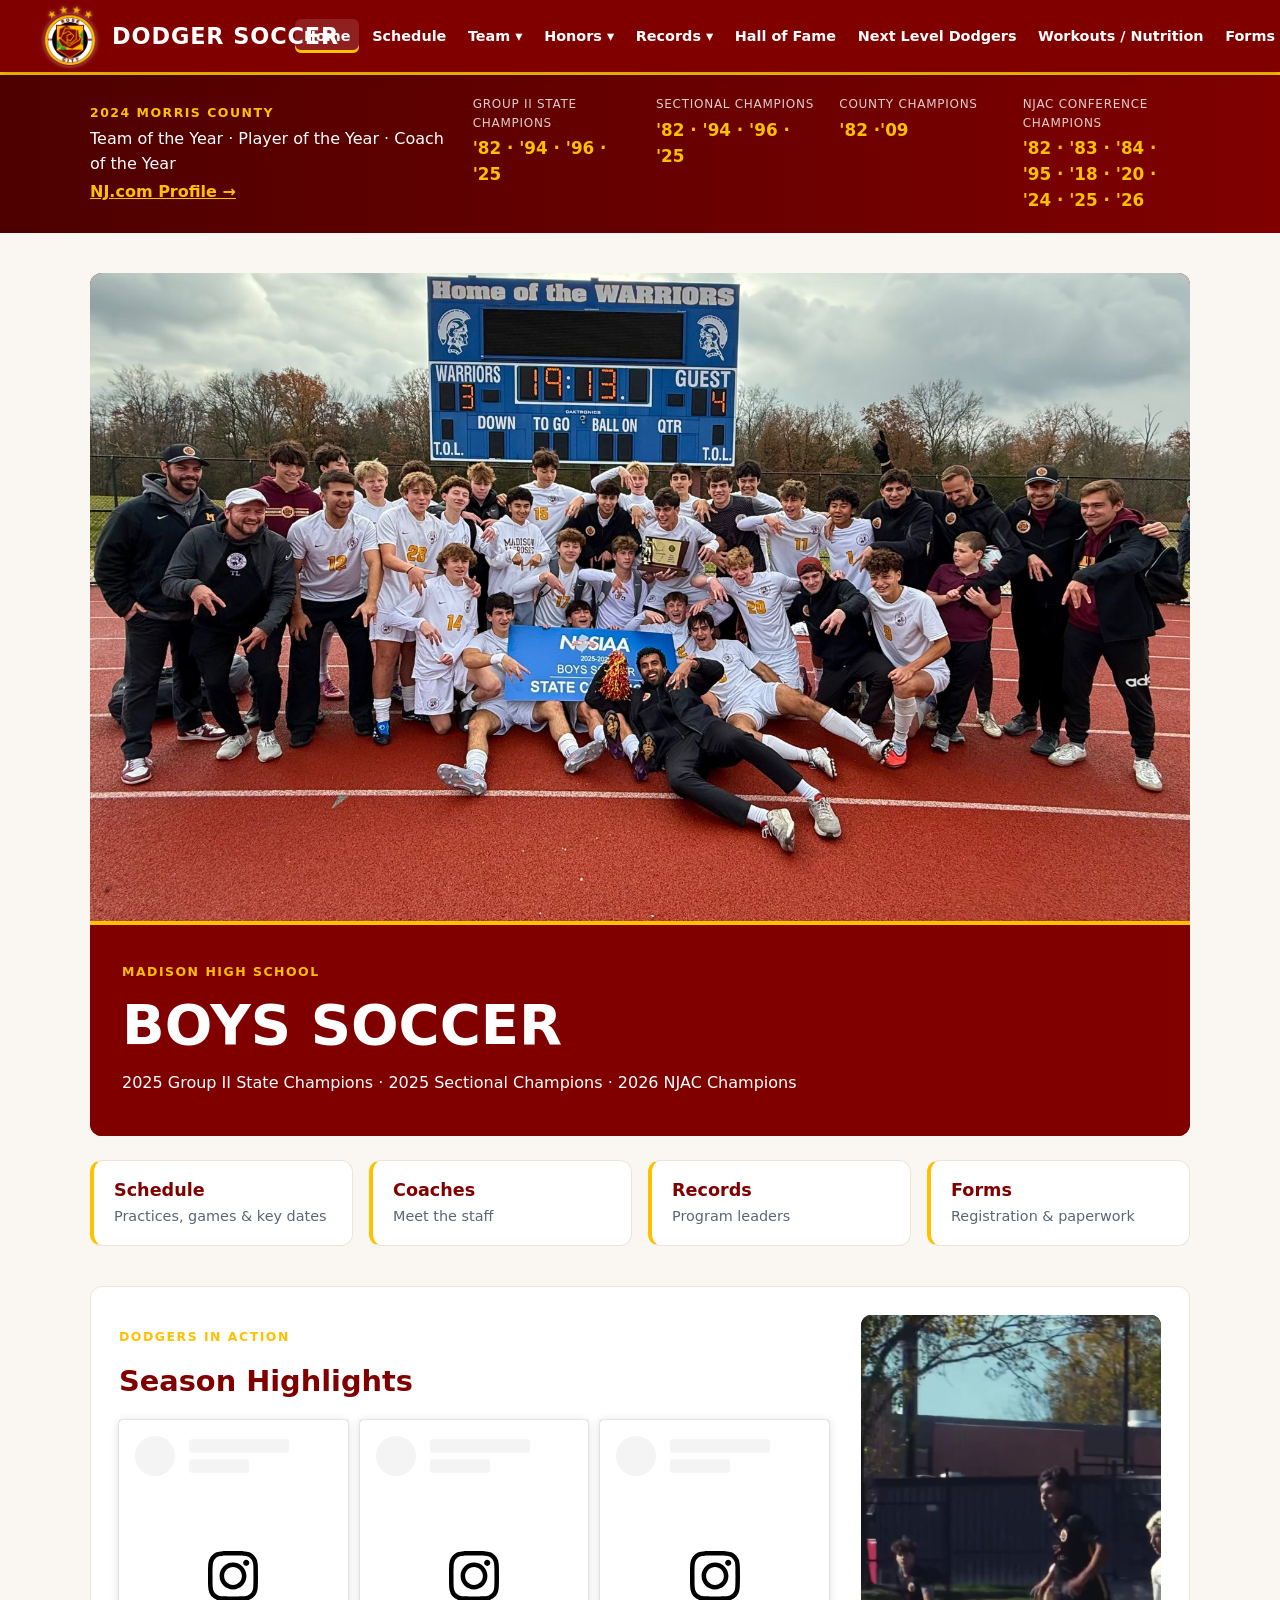
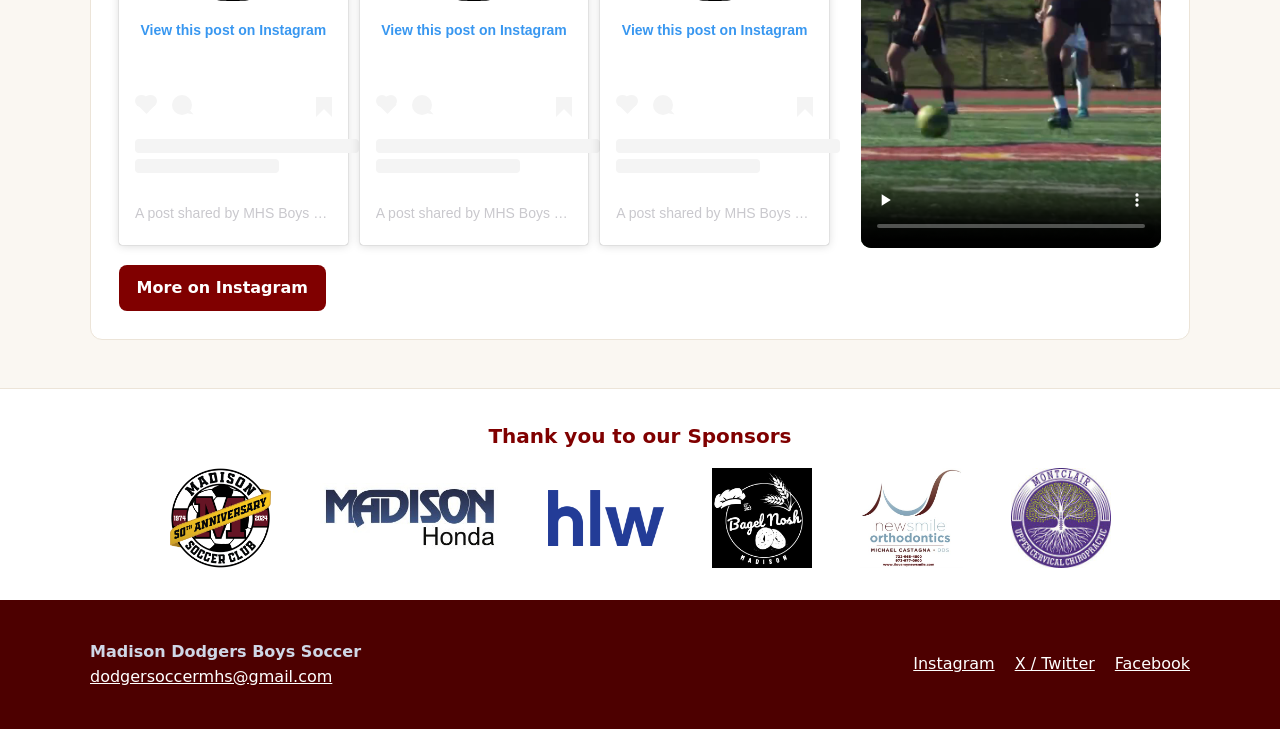
<file: index.html>
<!DOCTYPE html>
<html lang="en">
<head>
<meta charset="utf-8">
<meta name="viewport" content="width=device-width, initial-scale=1">
<title>Home | Dodger Soccer</title>
<meta name="description" content="Madison High School Dodgers boys soccer — schedules, coaches, honors, records and forms.">
<meta property="og:title" content="Dodger Soccer">
<meta property="og:image" content="images/logo.png">
<link rel="icon" href="images/logo.png">
<link rel="stylesheet" href="css/style.css">
</head>
<body>
<a class="skip" href="#main">Skip to content</a>
<header class="site-header">
  <div class="wrap header-inner">
    <a class="brand" href="index.html">
      <img src="images/logo.png" alt="" width="56" height="56">
      <span>DODGER SOCCER</span>
    </a>
    <button class="menu-toggle" type="button" aria-expanded="false" aria-controls="site-nav">Menu</button>
    <nav id="site-nav" aria-label="Main">
      <ul class="nav">
<li><a href="index.html" aria-current="page">Home</a></li>
<li><a href="calendar.html">Schedule</a></li>
<li class="has-sub"><button type="button" class="sub-toggle" aria-expanded="false">Team <span aria-hidden="true">▾</span></button><ul class="sub"><li><a href="roster.html">Roster</a></li><li><a href="coaches.html">Coaches</a></li></ul></li>
<li class="has-sub"><button type="button" class="sub-toggle" aria-expanded="false">Honors <span aria-hidden="true">▾</span></button><ul class="sub"><li><a href="national-recognition.html">National Recognition</a></li><li><a href="all-state.html">All-State</a></li><li><a href="all-county.html">All-County</a></li></ul></li>
<li class="has-sub"><button type="button" class="sub-toggle" aria-expanded="false">Records <span aria-hidden="true">▾</span></button><ul class="sub"><li><a href="season-records.html">Season Records</a></li><li><a href="all-time-list.html">All-Time List</a></li></ul></li>
<li><a href="hall-of-fame.html">Hall of Fame</a></li>
<li><a href="next-level-dodgers.html">Next Level Dodgers</a></li>
<li><a href="workouts-nutrition.html">Workouts / Nutrition</a></li>
<li><a href="forms.html">Forms</a></li>
      </ul>
    </nav>
  </div>
</header>

<section class="banner">
  <div class="wrap banner-inner">
    <div class="poy">
      <p class="kicker">2024 Morris County</p>
      <p>Team of the Year · Player of the Year · Coach of the Year</p>
      <a href="https://highschoolsports.nj.com/school/madison-madison/boyssoccer" target="_blank" rel="noopener">NJ.com Profile →</a>
    </div>
    <dl class="titles">
      <div><dt>Group II State Champions</dt><dd>'82 · '94 · '96 · '25</dd></div>
      <div><dt>Sectional Champions</dt><dd>'82 · '94 · '96 · '25</dd></div>
      <div><dt>County Champions</dt><dd>'82 ·'09</dd></div>
      <div><dt>NJAC Conference Champions</dt><dd>'82 · '83 · '84 · '95 · '18 · '20 · '24 · '25 · '26</dd></div>
    </dl>
  </div>
</section>

<main id="main" class="wrap">
<h1>Home</h1>
<style>main > h1{display:none}</style>
<div class="hero">
  <img src="images/hero.jpg" alt="Dodger Soccer team celebrating the 2025 NJSIAA Group II State Championship" onerror="this.parentElement.classList.add('no-img'); this.remove();">
  <div class="hero-text">
    <p class="kicker">Madison High School</p>
    <p class="hero-title">Boys Soccer</p>
    <p>2025 Group II State Champions · 2025 Sectional Champions · 2026 NJAC Champions</p>
  </div>
</div>
<div class="quick">
  <a href="calendar.html"><strong>Schedule</strong><span>Practices, games &amp; key dates</span></a>
  <a href="coaches.html"><strong>Coaches</strong><span>Meet the staff</span></a>
  <a href="all-time-list.html"><strong>Records</strong><span>Program leaders</span></a>
  <a href="forms.html"><strong>Forms</strong><span>Registration &amp; paperwork</span></a>
</div>
<section class="highlights ig-highlights">
  <div class="ig-side">
    <p class="kicker">Dodgers in Action</p>
    <h2>Season Highlights</h2>
    <div class="ig-grid">
      <div class="ig-post"><blockquote class="instagram-media" data-instgrm-captioned data-instgrm-permalink="https://www.instagram.com/p/DRX1AMZjxkG/?utm_source=ig_embed&amp;utm_campaign=loading" data-instgrm-version="14" style=" background:#FFF; border:0; border-radius:3px; box-shadow:0 0 1px 0 rgba(0,0,0,0.5),0 1px 10px 0 rgba(0,0,0,0.15); margin: 1px; max-width:540px; min-width:326px; padding:0; width:99.375%; width:-webkit-calc(100% - 2px); width:calc(100% - 2px);"><div style="padding:16px;"> <a href="https://www.instagram.com/p/DRX1AMZjxkG/?utm_source=ig_embed&amp;utm_campaign=loading" style=" background:#FFFFFF; line-height:0; padding:0 0; text-align:center; text-decoration:none; width:100%;" target="_blank"> <div style=" display: flex; flex-direction: row; align-items: center;"> <div style="background-color: #F4F4F4; border-radius: 50%; flex-grow: 0; height: 40px; margin-right: 14px; width: 40px;"></div> <div style="display: flex; flex-direction: column; flex-grow: 1; justify-content: center;"> <div style=" background-color: #F4F4F4; border-radius: 4px; flex-grow: 0; height: 14px; margin-bottom: 6px; width: 100px;"></div> <div style=" background-color: #F4F4F4; border-radius: 4px; flex-grow: 0; height: 14px; width: 60px;"></div></div></div><div style="padding: 19% 0;"></div> <div style="display:block; height:50px; margin:0 auto 12px; width:50px;"><svg width="50px" height="50px" viewBox="0 0 60 60" version="1.1" xmlns="https://www.w3.org/2000/svg" xmlns:xlink="https://www.w3.org/1999/xlink"><g stroke="none" stroke-width="1" fill="none" fill-rule="evenodd"><g transform="translate(-511.000000, -20.000000)" fill="#000000"><g><path d="M556.869,30.41 C554.814,30.41 553.148,32.076 553.148,34.131 C553.148,36.186 554.814,37.852 556.869,37.852 C558.924,37.852 560.59,36.186 560.59,34.131 C560.59,32.076 558.924,30.41 556.869,30.41 M541,60.657 C535.114,60.657 530.342,55.887 530.342,50 C530.342,44.114 535.114,39.342 541,39.342 C546.887,39.342 551.658,44.114 551.658,50 C551.658,55.887 546.887,60.657 541,60.657 M541,33.886 C532.1,33.886 524.886,41.1 524.886,50 C524.886,58.899 532.1,66.113 541,66.113 C549.9,66.113 557.115,58.899 557.115,50 C557.115,41.1 549.9,33.886 541,33.886 M565.378,62.101 C565.244,65.022 564.756,66.606 564.346,67.663 C563.803,69.06 563.154,70.057 562.106,71.106 C561.058,72.155 560.06,72.803 558.662,73.347 C557.607,73.757 556.021,74.244 553.102,74.378 C549.944,74.521 548.997,74.552 541,74.552 C533.003,74.552 532.056,74.521 528.898,74.378 C525.979,74.244 524.393,73.757 523.338,73.347 C521.94,72.803 520.942,72.155 519.894,71.106 C518.846,70.057 518.197,69.06 517.654,67.663 C517.244,66.606 516.755,65.022 516.623,62.101 C516.479,58.943 516.448,57.996 516.448,50 C516.448,42.003 516.479,41.056 516.623,37.899 C516.755,34.978 517.244,33.391 517.654,32.338 C518.197,30.938 518.846,29.942 519.894,28.894 C520.942,27.846 521.94,27.196 523.338,26.654 C524.393,26.244 525.979,25.756 528.898,25.623 C532.057,25.479 533.004,25.448 541,25.448 C548.997,25.448 549.943,25.479 553.102,25.623 C556.021,25.756 557.607,26.244 558.662,26.654 C560.06,27.196 561.058,27.846 562.106,28.894 C563.154,29.942 563.803,30.938 564.346,32.338 C564.756,33.391 565.244,34.978 565.378,37.899 C565.522,41.056 565.552,42.003 565.552,50 C565.552,57.996 565.522,58.943 565.378,62.101 M570.82,37.631 C570.674,34.438 570.167,32.258 569.425,30.349 C568.659,28.377 567.633,26.702 565.965,25.035 C564.297,23.368 562.623,22.342 560.652,21.575 C558.743,20.834 556.562,20.326 553.369,20.18 C550.169,20.033 549.148,20 541,20 C532.853,20 531.831,20.033 528.631,20.18 C525.438,20.326 523.257,20.834 521.349,21.575 C519.376,22.342 517.703,23.368 516.035,25.035 C514.368,26.702 513.342,28.377 512.574,30.349 C511.834,32.258 511.326,34.438 511.181,37.631 C511.035,40.831 511,41.851 511,50 C511,58.147 511.035,59.17 511.181,62.369 C511.326,65.562 511.834,67.743 512.574,69.651 C513.342,71.625 514.368,73.296 516.035,74.965 C517.703,76.634 519.376,77.658 521.349,78.425 C523.257,79.167 525.438,79.673 528.631,79.82 C531.831,79.965 532.853,80.001 541,80.001 C549.148,80.001 550.169,79.965 553.369,79.82 C556.562,79.673 558.743,79.167 560.652,78.425 C562.623,77.658 564.297,76.634 565.965,74.965 C567.633,73.296 568.659,71.625 569.425,69.651 C570.167,67.743 570.674,65.562 570.82,62.369 C570.966,59.17 571,58.147 571,50 C571,41.851 570.966,40.831 570.82,37.631"></path></g></g></g></svg></div><div style="padding-top: 8px;"> <div style=" color:#3897f0; font-family:Arial,sans-serif; font-size:14px; font-style:normal; font-weight:550; line-height:18px;">View this post on Instagram</div></div><div style="padding: 12.5% 0;"></div> <div style="display: flex; flex-direction: row; margin-bottom: 14px; align-items: center;"><div> <div style="background-color: #F4F4F4; border-radius: 50%; height: 12.5px; width: 12.5px; transform: translateX(0px) translateY(7px);"></div> <div style="background-color: #F4F4F4; height: 12.5px; transform: rotate(-45deg) translateX(3px) translateY(1px); width: 12.5px; flex-grow: 0; margin-right: 14px; margin-left: 2px;"></div> <div style="background-color: #F4F4F4; border-radius: 50%; height: 12.5px; width: 12.5px; transform: translateX(9px) translateY(-18px);"></div></div><div style="margin-left: 8px;"> <div style=" background-color: #F4F4F4; border-radius: 50%; flex-grow: 0; height: 20px; width: 20px;"></div> <div style=" width: 0; height: 0; border-top: 2px solid transparent; border-left: 6px solid #f4f4f4; border-bottom: 2px solid transparent; transform: translateX(16px) translateY(-4px) rotate(30deg)"></div></div><div style="margin-left: auto;"> <div style=" width: 0px; border-top: 8px solid #F4F4F4; border-right: 8px solid transparent; transform: translateY(16px);"></div> <div style=" background-color: #F4F4F4; flex-grow: 0; height: 12px; width: 16px; transform: translateY(-4px);"></div> <div style=" width: 0; height: 0; border-top: 8px solid #F4F4F4; border-left: 8px solid transparent; transform: translateY(-4px) translateX(8px);"></div></div></div> <div style="display: flex; flex-direction: column; flex-grow: 1; justify-content: center; margin-bottom: 24px;"> <div style=" background-color: #F4F4F4; border-radius: 4px; flex-grow: 0; height: 14px; margin-bottom: 6px; width: 224px;"></div> <div style=" background-color: #F4F4F4; border-radius: 4px; flex-grow: 0; height: 14px; width: 144px;"></div></div></a><p style=" color:#c9c8cd; font-family:Arial,sans-serif; font-size:14px; line-height:17px; margin-bottom:0; margin-top:8px; overflow:hidden; padding:8px 0 7px; text-align:center; text-overflow:ellipsis; white-space:nowrap;"><a href="https://www.instagram.com/p/DRX1AMZjxkG/?utm_source=ig_embed&amp;utm_campaign=loading" style=" color:#c9c8cd; font-family:Arial,sans-serif; font-size:14px; font-style:normal; font-weight:normal; line-height:17px; text-decoration:none;" target="_blank">A post shared by MHS Boys Soccer (@dodger_soccer)</a></p></div></blockquote>
<script async src="https://www.instagram.com/embed.js"></script></div>
      <div class="ig-post"><blockquote class="instagram-media" data-instgrm-captioned data-instgrm-permalink="https://www.instagram.com/p/De-fxXiy6da/?utm_source=ig_embed&amp;utm_campaign=loading" data-instgrm-version="14" style=" background:#FFF; border:0; border-radius:3px; box-shadow:0 0 1px 0 rgba(0,0,0,0.5),0 1px 10px 0 rgba(0,0,0,0.15); margin: 1px; max-width:540px; min-width:326px; padding:0; width:99.375%; width:-webkit-calc(100% - 2px); width:calc(100% - 2px);"><div style="padding:16px;"> <a href="https://www.instagram.com/p/De-fxXiy6da/?utm_source=ig_embed&amp;utm_campaign=loading" style=" background:#FFFFFF; line-height:0; padding:0 0; text-align:center; text-decoration:none; width:100%;" target="_blank"> <div style=" display: flex; flex-direction: row; align-items: center;"> <div style="background-color: #F4F4F4; border-radius: 50%; flex-grow: 0; height: 40px; margin-right: 14px; width: 40px;"></div> <div style="display: flex; flex-direction: column; flex-grow: 1; justify-content: center;"> <div style=" background-color: #F4F4F4; border-radius: 4px; flex-grow: 0; height: 14px; margin-bottom: 6px; width: 100px;"></div> <div style=" background-color: #F4F4F4; border-radius: 4px; flex-grow: 0; height: 14px; width: 60px;"></div></div></div><div style="padding: 19% 0;"></div> <div style="display:block; height:50px; margin:0 auto 12px; width:50px;"><svg width="50px" height="50px" viewBox="0 0 60 60" version="1.1" xmlns="https://www.w3.org/2000/svg" xmlns:xlink="https://www.w3.org/1999/xlink"><g stroke="none" stroke-width="1" fill="none" fill-rule="evenodd"><g transform="translate(-511.000000, -20.000000)" fill="#000000"><g><path d="M556.869,30.41 C554.814,30.41 553.148,32.076 553.148,34.131 C553.148,36.186 554.814,37.852 556.869,37.852 C558.924,37.852 560.59,36.186 560.59,34.131 C560.59,32.076 558.924,30.41 556.869,30.41 M541,60.657 C535.114,60.657 530.342,55.887 530.342,50 C530.342,44.114 535.114,39.342 541,39.342 C546.887,39.342 551.658,44.114 551.658,50 C551.658,55.887 546.887,60.657 541,60.657 M541,33.886 C532.1,33.886 524.886,41.1 524.886,50 C524.886,58.899 532.1,66.113 541,66.113 C549.9,66.113 557.115,58.899 557.115,50 C557.115,41.1 549.9,33.886 541,33.886 M565.378,62.101 C565.244,65.022 564.756,66.606 564.346,67.663 C563.803,69.06 563.154,70.057 562.106,71.106 C561.058,72.155 560.06,72.803 558.662,73.347 C557.607,73.757 556.021,74.244 553.102,74.378 C549.944,74.521 548.997,74.552 541,74.552 C533.003,74.552 532.056,74.521 528.898,74.378 C525.979,74.244 524.393,73.757 523.338,73.347 C521.94,72.803 520.942,72.155 519.894,71.106 C518.846,70.057 518.197,69.06 517.654,67.663 C517.244,66.606 516.755,65.022 516.623,62.101 C516.479,58.943 516.448,57.996 516.448,50 C516.448,42.003 516.479,41.056 516.623,37.899 C516.755,34.978 517.244,33.391 517.654,32.338 C518.197,30.938 518.846,29.942 519.894,28.894 C520.942,27.846 521.94,27.196 523.338,26.654 C524.393,26.244 525.979,25.756 528.898,25.623 C532.057,25.479 533.004,25.448 541,25.448 C548.997,25.448 549.943,25.479 553.102,25.623 C556.021,25.756 557.607,26.244 558.662,26.654 C560.06,27.196 561.058,27.846 562.106,28.894 C563.154,29.942 563.803,30.938 564.346,32.338 C564.756,33.391 565.244,34.978 565.378,37.899 C565.522,41.056 565.552,42.003 565.552,50 C565.552,57.996 565.522,58.943 565.378,62.101 M570.82,37.631 C570.674,34.438 570.167,32.258 569.425,30.349 C568.659,28.377 567.633,26.702 565.965,25.035 C564.297,23.368 562.623,22.342 560.652,21.575 C558.743,20.834 556.562,20.326 553.369,20.18 C550.169,20.033 549.148,20 541,20 C532.853,20 531.831,20.033 528.631,20.18 C525.438,20.326 523.257,20.834 521.349,21.575 C519.376,22.342 517.703,23.368 516.035,25.035 C514.368,26.702 513.342,28.377 512.574,30.349 C511.834,32.258 511.326,34.438 511.181,37.631 C511.035,40.831 511,41.851 511,50 C511,58.147 511.035,59.17 511.181,62.369 C511.326,65.562 511.834,67.743 512.574,69.651 C513.342,71.625 514.368,73.296 516.035,74.965 C517.703,76.634 519.376,77.658 521.349,78.425 C523.257,79.167 525.438,79.673 528.631,79.82 C531.831,79.965 532.853,80.001 541,80.001 C549.148,80.001 550.169,79.965 553.369,79.82 C556.562,79.673 558.743,79.167 560.652,78.425 C562.623,77.658 564.297,76.634 565.965,74.965 C567.633,73.296 568.659,71.625 569.425,69.651 C570.167,67.743 570.674,65.562 570.82,62.369 C570.966,59.17 571,58.147 571,50 C571,41.851 570.966,40.831 570.82,37.631"></path></g></g></g></svg></div><div style="padding-top: 8px;"> <div style=" color:#3897f0; font-family:Arial,sans-serif; font-size:14px; font-style:normal; font-weight:550; line-height:18px;">View this post on Instagram</div></div><div style="padding: 12.5% 0;"></div> <div style="display: flex; flex-direction: row; margin-bottom: 14px; align-items: center;"><div> <div style="background-color: #F4F4F4; border-radius: 50%; height: 12.5px; width: 12.5px; transform: translateX(0px) translateY(7px);"></div> <div style="background-color: #F4F4F4; height: 12.5px; transform: rotate(-45deg) translateX(3px) translateY(1px); width: 12.5px; flex-grow: 0; margin-right: 14px; margin-left: 2px;"></div> <div style="background-color: #F4F4F4; border-radius: 50%; height: 12.5px; width: 12.5px; transform: translateX(9px) translateY(-18px);"></div></div><div style="margin-left: 8px;"> <div style=" background-color: #F4F4F4; border-radius: 50%; flex-grow: 0; height: 20px; width: 20px;"></div> <div style=" width: 0; height: 0; border-top: 2px solid transparent; border-left: 6px solid #f4f4f4; border-bottom: 2px solid transparent; transform: translateX(16px) translateY(-4px) rotate(30deg)"></div></div><div style="margin-left: auto;"> <div style=" width: 0px; border-top: 8px solid #F4F4F4; border-right: 8px solid transparent; transform: translateY(16px);"></div> <div style=" background-color: #F4F4F4; flex-grow: 0; height: 12px; width: 16px; transform: translateY(-4px);"></div> <div style=" width: 0; height: 0; border-top: 8px solid #F4F4F4; border-left: 8px solid transparent; transform: translateY(-4px) translateX(8px);"></div></div></div> <div style="display: flex; flex-direction: column; flex-grow: 1; justify-content: center; margin-bottom: 24px;"> <div style=" background-color: #F4F4F4; border-radius: 4px; flex-grow: 0; height: 14px; margin-bottom: 6px; width: 224px;"></div> <div style=" background-color: #F4F4F4; border-radius: 4px; flex-grow: 0; height: 14px; width: 144px;"></div></div></a><p style=" color:#c9c8cd; font-family:Arial,sans-serif; font-size:14px; line-height:17px; margin-bottom:0; margin-top:8px; overflow:hidden; padding:8px 0 7px; text-align:center; text-overflow:ellipsis; white-space:nowrap;"><a href="https://www.instagram.com/p/De-fxXiy6da/?utm_source=ig_embed&amp;utm_campaign=loading" style=" color:#c9c8cd; font-family:Arial,sans-serif; font-size:14px; font-style:normal; font-weight:normal; line-height:17px; text-decoration:none;" target="_blank">A post shared by MHS Boys Soccer (@dodger_soccer)</a></p></div></blockquote>
<script async src="https://www.instagram.com/embed.js"></script></div>
      <div class="ig-post"><blockquote class="instagram-media" data-instgrm-captioned data-instgrm-permalink="https://www.instagram.com/p/DfsmhaNSALK/?utm_source=ig_embed&amp;utm_campaign=loading" data-instgrm-version="14" style=" background:#FFF; border:0; border-radius:3px; box-shadow:0 0 1px 0 rgba(0,0,0,0.5),0 1px 10px 0 rgba(0,0,0,0.15); margin: 1px; max-width:540px; min-width:326px; padding:0; width:99.375%; width:-webkit-calc(100% - 2px); width:calc(100% - 2px);"><div style="padding:16px;"> <a href="https://www.instagram.com/p/DfsmhaNSALK/?utm_source=ig_embed&amp;utm_campaign=loading" style=" background:#FFFFFF; line-height:0; padding:0 0; text-align:center; text-decoration:none; width:100%;" target="_blank"> <div style=" display: flex; flex-direction: row; align-items: center;"> <div style="background-color: #F4F4F4; border-radius: 50%; flex-grow: 0; height: 40px; margin-right: 14px; width: 40px;"></div> <div style="display: flex; flex-direction: column; flex-grow: 1; justify-content: center;"> <div style=" background-color: #F4F4F4; border-radius: 4px; flex-grow: 0; height: 14px; margin-bottom: 6px; width: 100px;"></div> <div style=" background-color: #F4F4F4; border-radius: 4px; flex-grow: 0; height: 14px; width: 60px;"></div></div></div><div style="padding: 19% 0;"></div> <div style="display:block; height:50px; margin:0 auto 12px; width:50px;"><svg width="50px" height="50px" viewBox="0 0 60 60" version="1.1" xmlns="https://www.w3.org/2000/svg" xmlns:xlink="https://www.w3.org/1999/xlink"><g stroke="none" stroke-width="1" fill="none" fill-rule="evenodd"><g transform="translate(-511.000000, -20.000000)" fill="#000000"><g><path d="M556.869,30.41 C554.814,30.41 553.148,32.076 553.148,34.131 C553.148,36.186 554.814,37.852 556.869,37.852 C558.924,37.852 560.59,36.186 560.59,34.131 C560.59,32.076 558.924,30.41 556.869,30.41 M541,60.657 C535.114,60.657 530.342,55.887 530.342,50 C530.342,44.114 535.114,39.342 541,39.342 C546.887,39.342 551.658,44.114 551.658,50 C551.658,55.887 546.887,60.657 541,60.657 M541,33.886 C532.1,33.886 524.886,41.1 524.886,50 C524.886,58.899 532.1,66.113 541,66.113 C549.9,66.113 557.115,58.899 557.115,50 C557.115,41.1 549.9,33.886 541,33.886 M565.378,62.101 C565.244,65.022 564.756,66.606 564.346,67.663 C563.803,69.06 563.154,70.057 562.106,71.106 C561.058,72.155 560.06,72.803 558.662,73.347 C557.607,73.757 556.021,74.244 553.102,74.378 C549.944,74.521 548.997,74.552 541,74.552 C533.003,74.552 532.056,74.521 528.898,74.378 C525.979,74.244 524.393,73.757 523.338,73.347 C521.94,72.803 520.942,72.155 519.894,71.106 C518.846,70.057 518.197,69.06 517.654,67.663 C517.244,66.606 516.755,65.022 516.623,62.101 C516.479,58.943 516.448,57.996 516.448,50 C516.448,42.003 516.479,41.056 516.623,37.899 C516.755,34.978 517.244,33.391 517.654,32.338 C518.197,30.938 518.846,29.942 519.894,28.894 C520.942,27.846 521.94,27.196 523.338,26.654 C524.393,26.244 525.979,25.756 528.898,25.623 C532.057,25.479 533.004,25.448 541,25.448 C548.997,25.448 549.943,25.479 553.102,25.623 C556.021,25.756 557.607,26.244 558.662,26.654 C560.06,27.196 561.058,27.846 562.106,28.894 C563.154,29.942 563.803,30.938 564.346,32.338 C564.756,33.391 565.244,34.978 565.378,37.899 C565.522,41.056 565.552,42.003 565.552,50 C565.552,57.996 565.522,58.943 565.378,62.101 M570.82,37.631 C570.674,34.438 570.167,32.258 569.425,30.349 C568.659,28.377 567.633,26.702 565.965,25.035 C564.297,23.368 562.623,22.342 560.652,21.575 C558.743,20.834 556.562,20.326 553.369,20.18 C550.169,20.033 549.148,20 541,20 C532.853,20 531.831,20.033 528.631,20.18 C525.438,20.326 523.257,20.834 521.349,21.575 C519.376,22.342 517.703,23.368 516.035,25.035 C514.368,26.702 513.342,28.377 512.574,30.349 C511.834,32.258 511.326,34.438 511.181,37.631 C511.035,40.831 511,41.851 511,50 C511,58.147 511.035,59.17 511.181,62.369 C511.326,65.562 511.834,67.743 512.574,69.651 C513.342,71.625 514.368,73.296 516.035,74.965 C517.703,76.634 519.376,77.658 521.349,78.425 C523.257,79.167 525.438,79.673 528.631,79.82 C531.831,79.965 532.853,80.001 541,80.001 C549.148,80.001 550.169,79.965 553.369,79.82 C556.562,79.673 558.743,79.167 560.652,78.425 C562.623,77.658 564.297,76.634 565.965,74.965 C567.633,73.296 568.659,71.625 569.425,69.651 C570.167,67.743 570.674,65.562 570.82,62.369 C570.966,59.17 571,58.147 571,50 C571,41.851 570.966,40.831 570.82,37.631"></path></g></g></g></svg></div><div style="padding-top: 8px;"> <div style=" color:#3897f0; font-family:Arial,sans-serif; font-size:14px; font-style:normal; font-weight:550; line-height:18px;">View this post on Instagram</div></div><div style="padding: 12.5% 0;"></div> <div style="display: flex; flex-direction: row; margin-bottom: 14px; align-items: center;"><div> <div style="background-color: #F4F4F4; border-radius: 50%; height: 12.5px; width: 12.5px; transform: translateX(0px) translateY(7px);"></div> <div style="background-color: #F4F4F4; height: 12.5px; transform: rotate(-45deg) translateX(3px) translateY(1px); width: 12.5px; flex-grow: 0; margin-right: 14px; margin-left: 2px;"></div> <div style="background-color: #F4F4F4; border-radius: 50%; height: 12.5px; width: 12.5px; transform: translateX(9px) translateY(-18px);"></div></div><div style="margin-left: 8px;"> <div style=" background-color: #F4F4F4; border-radius: 50%; flex-grow: 0; height: 20px; width: 20px;"></div> <div style=" width: 0; height: 0; border-top: 2px solid transparent; border-left: 6px solid #f4f4f4; border-bottom: 2px solid transparent; transform: translateX(16px) translateY(-4px) rotate(30deg)"></div></div><div style="margin-left: auto;"> <div style=" width: 0px; border-top: 8px solid #F4F4F4; border-right: 8px solid transparent; transform: translateY(16px);"></div> <div style=" background-color: #F4F4F4; flex-grow: 0; height: 12px; width: 16px; transform: translateY(-4px);"></div> <div style=" width: 0; height: 0; border-top: 8px solid #F4F4F4; border-left: 8px solid transparent; transform: translateY(-4px) translateX(8px);"></div></div></div> <div style="display: flex; flex-direction: column; flex-grow: 1; justify-content: center; margin-bottom: 24px;"> <div style=" background-color: #F4F4F4; border-radius: 4px; flex-grow: 0; height: 14px; margin-bottom: 6px; width: 224px;"></div> <div style=" background-color: #F4F4F4; border-radius: 4px; flex-grow: 0; height: 14px; width: 144px;"></div></div></a><p style=" color:#c9c8cd; font-family:Arial,sans-serif; font-size:14px; line-height:17px; margin-bottom:0; margin-top:8px; overflow:hidden; padding:8px 0 7px; text-align:center; text-overflow:ellipsis; white-space:nowrap;"><a href="https://www.instagram.com/p/DfsmhaNSALK/?utm_source=ig_embed&amp;utm_campaign=loading" style=" color:#c9c8cd; font-family:Arial,sans-serif; font-size:14px; font-style:normal; font-weight:normal; line-height:17px; text-decoration:none;" target="_blank">A post shared by MHS Boys Soccer (@dodger_soccer)</a></p></div></blockquote>
<script async src="https://www.instagram.com/embed.js"></script></div>
    </div>
    <a class="btn" href="https://www.instagram.com/dodger_soccer/" target="_blank" rel="noopener">More on Instagram</a>
  </div>
  <video class="hl-video" controls playsinline preload="none" poster="media/highlights-poster.jpg">
    <source src="media/highlights.mp4" type="video/mp4">
    Your browser can't play this video.
  </video>
</section>

</main>

<section class="sponsors">
  <div class="wrap">
    <h2>Thank you to our Sponsors</h2>
    <ul class="sponsor-list"><li><img src="images/msc-50th.png" alt="Madison Soccer Club 50th Anniversary" loading="lazy"></li><li><img src="images/madison-honda.jpg" alt="Madison Honda" loading="lazy"></li><li><img src="images/hlw.png" alt="HLW" loading="lazy"></li><li><img src="images/bagel-nosh.jpg" alt="Bagel Nosh Madison" loading="lazy"></li><li><img src="images/newsmile-orthodontics.jpg" alt="Newsmile Orthodontics, Michael Castagna DDS" loading="lazy"></li><li><img src="images/montclair-ucc.jpg" alt="Montclair Upper Cervical Chiropractic" loading="lazy"></li></ul>
  </div>
</section>

<footer class="site-footer">
  <div class="wrap footer-inner">
    <p><strong>Madison Dodgers Boys Soccer</strong><br>
    <a href="mailto:dodgersoccermhs@gmail.com">dodgersoccermhs@gmail.com</a></p>
    <ul class="social">
      <li><a href="https://www.instagram.com/dodger_soccer/" target="_blank" rel="noopener">Instagram</a></li>
      <li><a href="https://twitter.com/coachvasquezMHS" target="_blank" rel="noopener">X / Twitter</a></li>
      <li><a href="https://www.facebook.com/groups/1421674364746656" target="_blank" rel="noopener">Facebook</a></li>
    </ul>
  </div>
</footer>
<script src="js/main.js"></script>
</body>
</html>
</file>
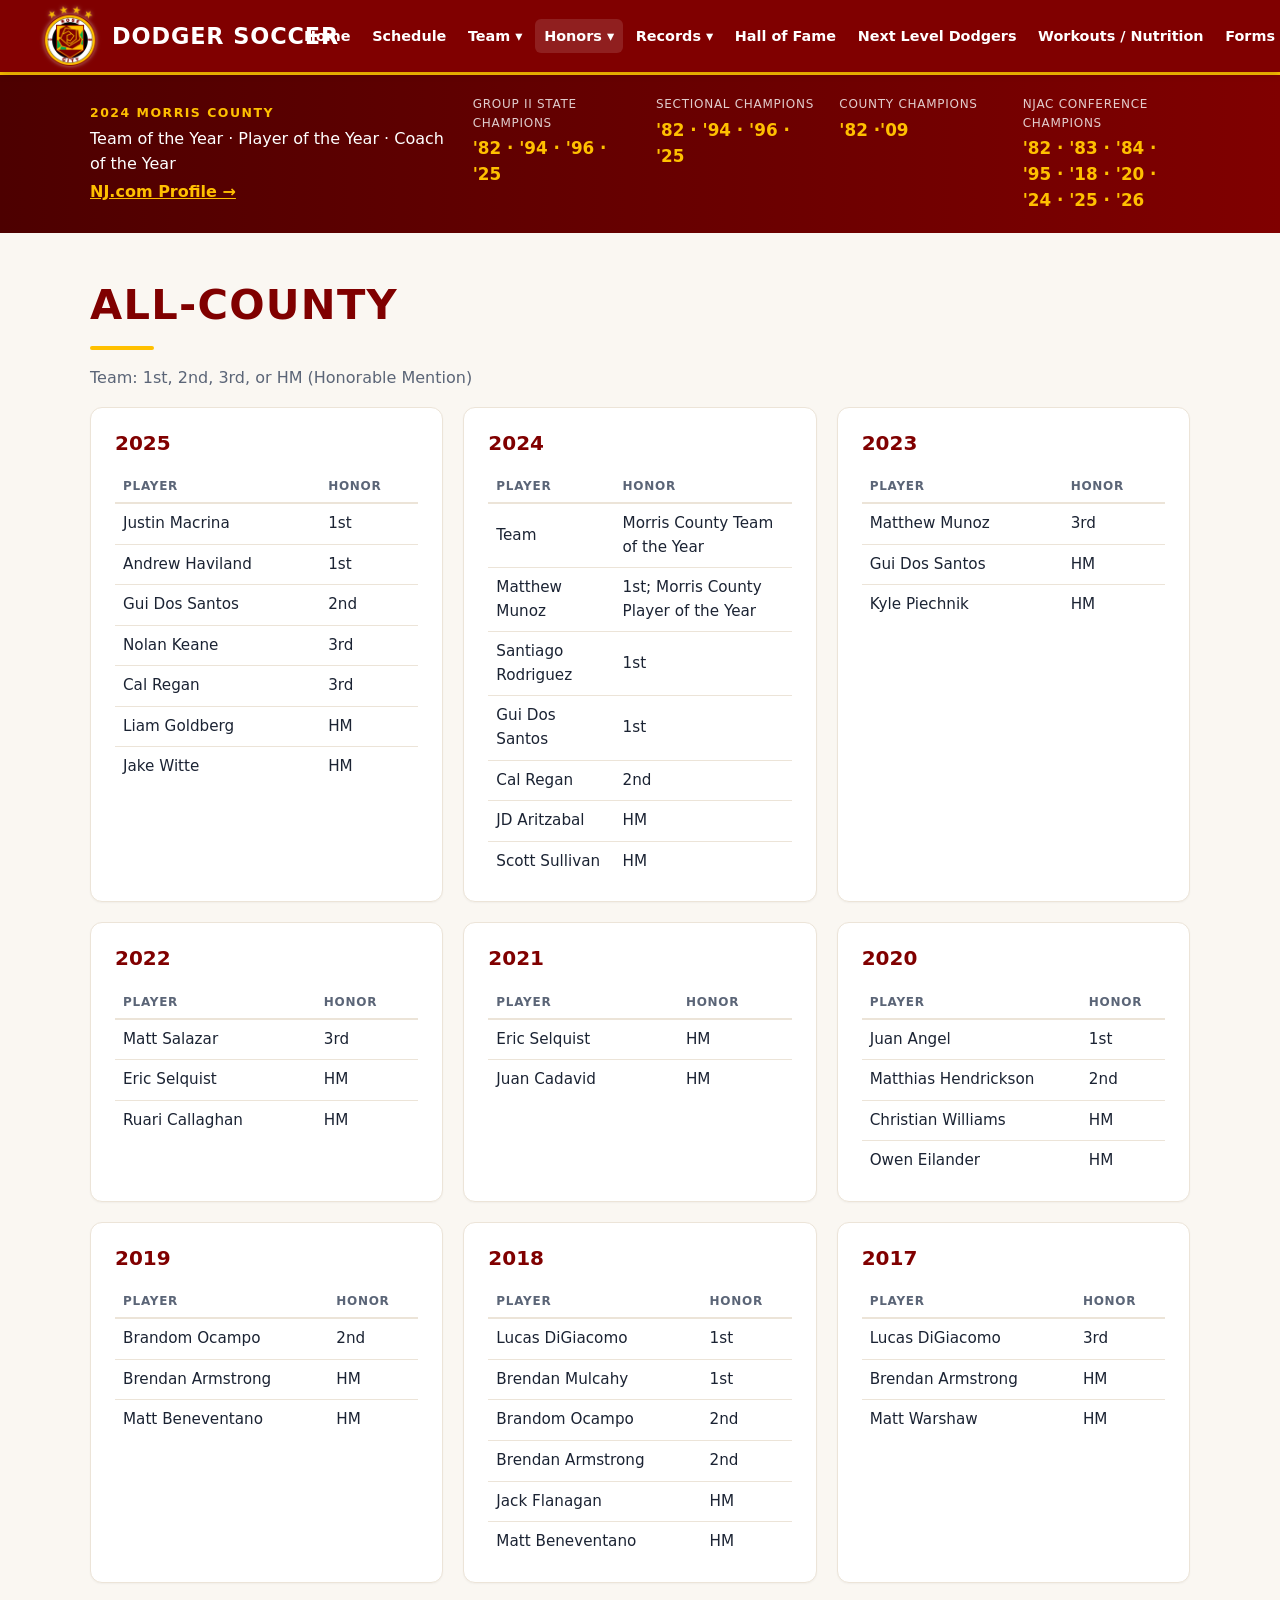
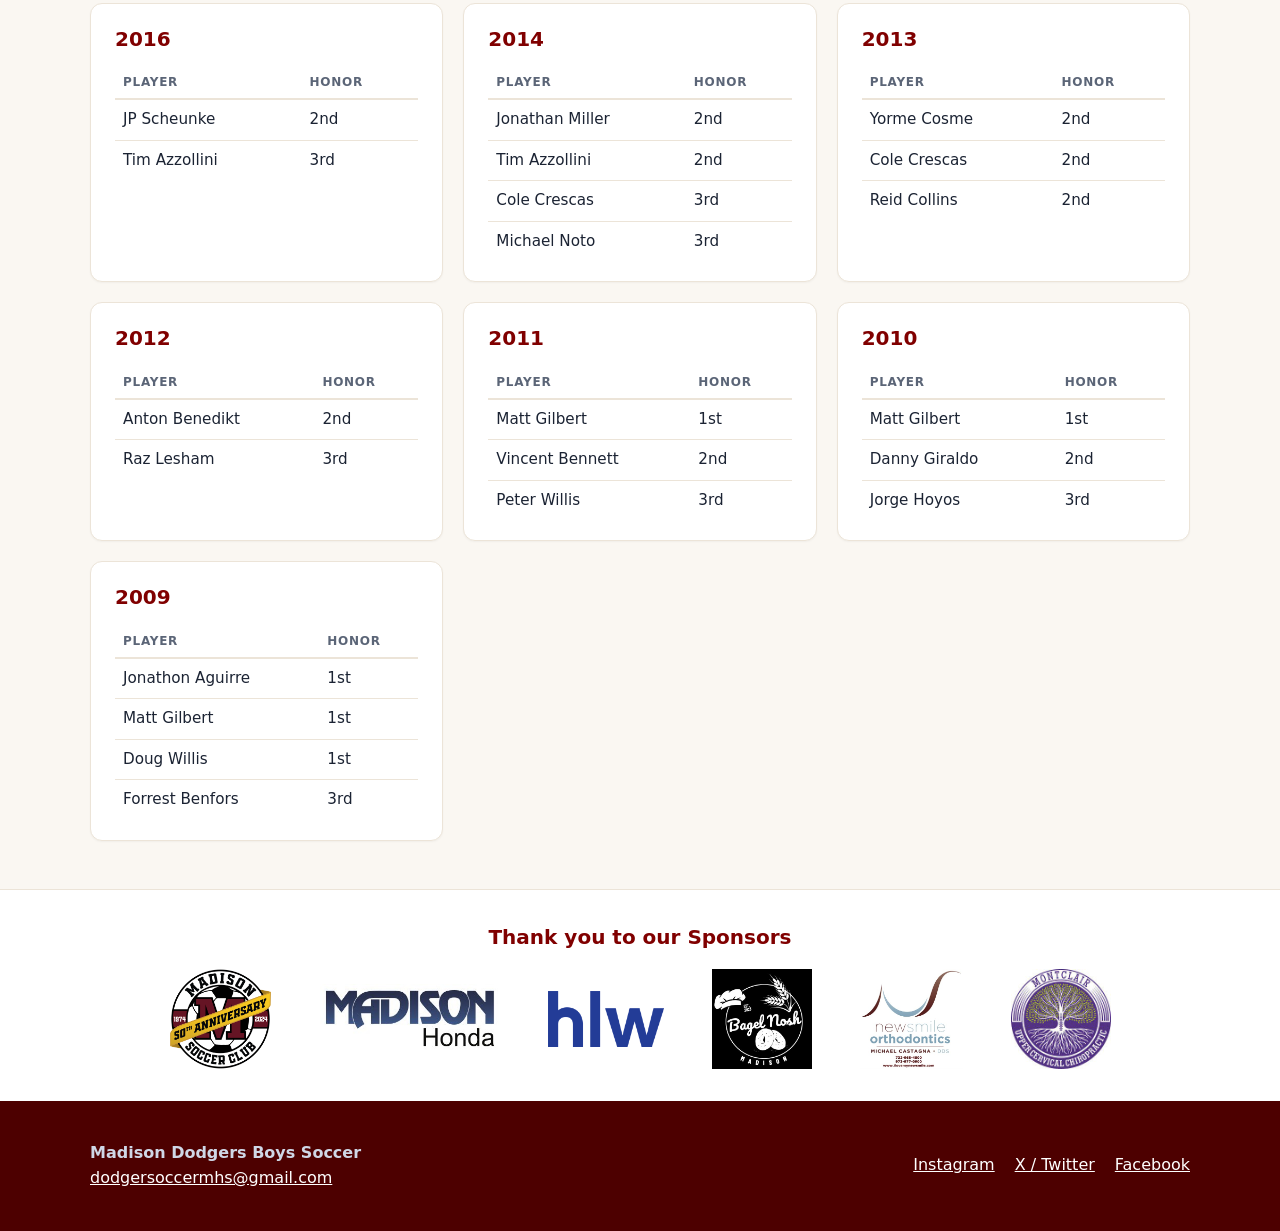
<file: all-county.html>
<!DOCTYPE html>
<html lang="en">
<head>
<meta charset="utf-8">
<meta name="viewport" content="width=device-width, initial-scale=1">
<title>All-County | Dodger Soccer</title>
<meta name="description" content="Madison High School Dodgers boys soccer — schedules, coaches, honors, records and forms.">
<meta property="og:title" content="Dodger Soccer">
<meta property="og:image" content="images/logo.png">
<link rel="icon" href="images/logo.png">
<link rel="stylesheet" href="css/style.css">
</head>
<body>
<a class="skip" href="#main">Skip to content</a>
<header class="site-header">
  <div class="wrap header-inner">
    <a class="brand" href="index.html">
      <img src="images/logo.png" alt="" width="56" height="56">
      <span>DODGER SOCCER</span>
    </a>
    <button class="menu-toggle" type="button" aria-expanded="false" aria-controls="site-nav">Menu</button>
    <nav id="site-nav" aria-label="Main">
      <ul class="nav">
<li><a href="index.html">Home</a></li>
<li><a href="calendar.html">Schedule</a></li>
<li class="has-sub"><button type="button" class="sub-toggle" aria-expanded="false">Team <span aria-hidden="true">▾</span></button><ul class="sub"><li><a href="roster.html">Roster</a></li><li><a href="coaches.html">Coaches</a></li></ul></li>
<li class="has-sub active"><button type="button" class="sub-toggle" aria-expanded="false">Honors <span aria-hidden="true">▾</span></button><ul class="sub"><li><a href="national-recognition.html">National Recognition</a></li><li><a href="all-state.html">All-State</a></li><li><a href="all-county.html" aria-current="page">All-County</a></li></ul></li>
<li class="has-sub"><button type="button" class="sub-toggle" aria-expanded="false">Records <span aria-hidden="true">▾</span></button><ul class="sub"><li><a href="season-records.html">Season Records</a></li><li><a href="all-time-list.html">All-Time List</a></li></ul></li>
<li><a href="hall-of-fame.html">Hall of Fame</a></li>
<li><a href="next-level-dodgers.html">Next Level Dodgers</a></li>
<li><a href="workouts-nutrition.html">Workouts / Nutrition</a></li>
<li><a href="forms.html">Forms</a></li>
      </ul>
    </nav>
  </div>
</header>

<section class="banner">
  <div class="wrap banner-inner">
    <div class="poy">
      <p class="kicker">2024 Morris County</p>
      <p>Team of the Year · Player of the Year · Coach of the Year</p>
      <a href="https://highschoolsports.nj.com/school/madison-madison/boyssoccer" target="_blank" rel="noopener">NJ.com Profile →</a>
    </div>
    <dl class="titles">
      <div><dt>Group II State Champions</dt><dd>'82 · '94 · '96 · '25</dd></div>
      <div><dt>Sectional Champions</dt><dd>'82 · '94 · '96 · '25</dd></div>
      <div><dt>County Champions</dt><dd>'82 ·'09</dd></div>
      <div><dt>NJAC Conference Champions</dt><dd>'82 · '83 · '84 · '95 · '18 · '20 · '24 · '25 · '26</dd></div>
    </dl>
  </div>
</section>

<main id="main" class="wrap">
<h1>All-County</h1>
<p class="lede">Team: 1st, 2nd, 3rd, or HM (Honorable Mention)</p><div class="grid"><section class="card"><h2>2025</h2><table class="list"><thead><tr><th>Player</th><th>Honor</th></tr></thead><tbody><tr><td>Justin Macrina</td><td>1st</td></tr><tr><td>Andrew Haviland</td><td>1st</td></tr><tr><td>Gui Dos Santos</td><td>2nd</td></tr><tr><td>Nolan Keane</td><td>3rd</td></tr><tr><td>Cal Regan</td><td>3rd</td></tr><tr><td>Liam Goldberg</td><td>HM</td></tr><tr><td>Jake Witte</td><td>HM</td></tr></tbody></table></section>
<section class="card"><h2>2024</h2><table class="list"><thead><tr><th>Player</th><th>Honor</th></tr></thead><tbody><tr><td>Team</td><td>Morris County Team of the Year</td></tr><tr><td>Matthew Munoz</td><td>1st; Morris County Player of the Year</td></tr><tr><td>Santiago Rodriguez</td><td>1st</td></tr><tr><td>Gui Dos Santos</td><td>1st</td></tr><tr><td>Cal Regan</td><td>2nd</td></tr><tr><td>JD Aritzabal</td><td>HM</td></tr><tr><td>Scott Sullivan</td><td>HM</td></tr></tbody></table></section>
<section class="card"><h2>2023</h2><table class="list"><thead><tr><th>Player</th><th>Honor</th></tr></thead><tbody><tr><td>Matthew Munoz</td><td>3rd</td></tr><tr><td>Gui Dos Santos</td><td>HM</td></tr><tr><td>Kyle Piechnik</td><td>HM</td></tr></tbody></table></section>
<section class="card"><h2>2022</h2><table class="list"><thead><tr><th>Player</th><th>Honor</th></tr></thead><tbody><tr><td>Matt Salazar</td><td>3rd</td></tr><tr><td>Eric Selquist</td><td>HM</td></tr><tr><td>Ruari Callaghan</td><td>HM</td></tr></tbody></table></section>
<section class="card"><h2>2021</h2><table class="list"><thead><tr><th>Player</th><th>Honor</th></tr></thead><tbody><tr><td>Eric Selquist</td><td>HM</td></tr><tr><td>Juan Cadavid</td><td>HM</td></tr></tbody></table></section>
<section class="card"><h2>2020</h2><table class="list"><thead><tr><th>Player</th><th>Honor</th></tr></thead><tbody><tr><td>Juan Angel</td><td>1st</td></tr><tr><td>Matthias Hendrickson</td><td>2nd</td></tr><tr><td>Christian Williams</td><td>HM</td></tr><tr><td>Owen Eilander</td><td>HM</td></tr></tbody></table></section>
<section class="card"><h2>2019</h2><table class="list"><thead><tr><th>Player</th><th>Honor</th></tr></thead><tbody><tr><td>Brandom Ocampo</td><td>2nd</td></tr><tr><td>Brendan Armstrong</td><td>HM</td></tr><tr><td>Matt Beneventano</td><td>HM</td></tr></tbody></table></section>
<section class="card"><h2>2018</h2><table class="list"><thead><tr><th>Player</th><th>Honor</th></tr></thead><tbody><tr><td>Lucas DiGiacomo</td><td>1st</td></tr><tr><td>Brendan Mulcahy</td><td>1st</td></tr><tr><td>Brandom Ocampo</td><td>2nd</td></tr><tr><td>Brendan Armstrong</td><td>2nd</td></tr><tr><td>Jack Flanagan</td><td>HM</td></tr><tr><td>Matt Beneventano</td><td>HM</td></tr></tbody></table></section>
<section class="card"><h2>2017</h2><table class="list"><thead><tr><th>Player</th><th>Honor</th></tr></thead><tbody><tr><td>Lucas DiGiacomo</td><td>3rd</td></tr><tr><td>Brendan Armstrong</td><td>HM</td></tr><tr><td>Matt Warshaw</td><td>HM</td></tr></tbody></table></section>
<section class="card"><h2>2016</h2><table class="list"><thead><tr><th>Player</th><th>Honor</th></tr></thead><tbody><tr><td>JP Scheunke</td><td>2nd</td></tr><tr><td>Tim Azzollini</td><td>3rd</td></tr></tbody></table></section>
<section class="card"><h2>2014</h2><table class="list"><thead><tr><th>Player</th><th>Honor</th></tr></thead><tbody><tr><td>Jonathan Miller</td><td>2nd</td></tr><tr><td>Tim Azzollini</td><td>2nd</td></tr><tr><td>Cole Crescas</td><td>3rd</td></tr><tr><td>Michael Noto</td><td>3rd</td></tr></tbody></table></section>
<section class="card"><h2>2013</h2><table class="list"><thead><tr><th>Player</th><th>Honor</th></tr></thead><tbody><tr><td>Yorme Cosme</td><td>2nd</td></tr><tr><td>Cole Crescas</td><td>2nd</td></tr><tr><td>Reid Collins</td><td>2nd</td></tr></tbody></table></section>
<section class="card"><h2>2012</h2><table class="list"><thead><tr><th>Player</th><th>Honor</th></tr></thead><tbody><tr><td>Anton Benedikt</td><td>2nd</td></tr><tr><td>Raz Lesham</td><td>3rd</td></tr></tbody></table></section>
<section class="card"><h2>2011</h2><table class="list"><thead><tr><th>Player</th><th>Honor</th></tr></thead><tbody><tr><td>Matt Gilbert</td><td>1st</td></tr><tr><td>Vincent Bennett</td><td>2nd</td></tr><tr><td>Peter Willis</td><td>3rd</td></tr></tbody></table></section>
<section class="card"><h2>2010</h2><table class="list"><thead><tr><th>Player</th><th>Honor</th></tr></thead><tbody><tr><td>Matt Gilbert</td><td>1st</td></tr><tr><td>Danny Giraldo</td><td>2nd</td></tr><tr><td>Jorge Hoyos</td><td>3rd</td></tr></tbody></table></section>
<section class="card"><h2>2009</h2><table class="list"><thead><tr><th>Player</th><th>Honor</th></tr></thead><tbody><tr><td>Jonathon Aguirre</td><td>1st</td></tr><tr><td>Matt Gilbert</td><td>1st</td></tr><tr><td>Doug Willis</td><td>1st</td></tr><tr><td>Forrest Benfors</td><td>3rd</td></tr></tbody></table></section></div>
</main>

<section class="sponsors">
  <div class="wrap">
    <h2>Thank you to our Sponsors</h2>
    <ul class="sponsor-list"><li><img src="images/msc-50th.png" alt="Madison Soccer Club 50th Anniversary" loading="lazy"></li><li><img src="images/madison-honda.jpg" alt="Madison Honda" loading="lazy"></li><li><img src="images/hlw.png" alt="HLW" loading="lazy"></li><li><img src="images/bagel-nosh.jpg" alt="Bagel Nosh Madison" loading="lazy"></li><li><img src="images/newsmile-orthodontics.jpg" alt="Newsmile Orthodontics, Michael Castagna DDS" loading="lazy"></li><li><img src="images/montclair-ucc.jpg" alt="Montclair Upper Cervical Chiropractic" loading="lazy"></li></ul>
  </div>
</section>

<footer class="site-footer">
  <div class="wrap footer-inner">
    <p><strong>Madison Dodgers Boys Soccer</strong><br>
    <a href="mailto:dodgersoccermhs@gmail.com">dodgersoccermhs@gmail.com</a></p>
    <ul class="social">
      <li><a href="https://www.instagram.com/dodger_soccer/" target="_blank" rel="noopener">Instagram</a></li>
      <li><a href="https://twitter.com/coachvasquezMHS" target="_blank" rel="noopener">X / Twitter</a></li>
      <li><a href="https://www.facebook.com/groups/1421674364746656" target="_blank" rel="noopener">Facebook</a></li>
    </ul>
  </div>
</footer>
<script src="js/main.js"></script>
</body>
</html>
</file>
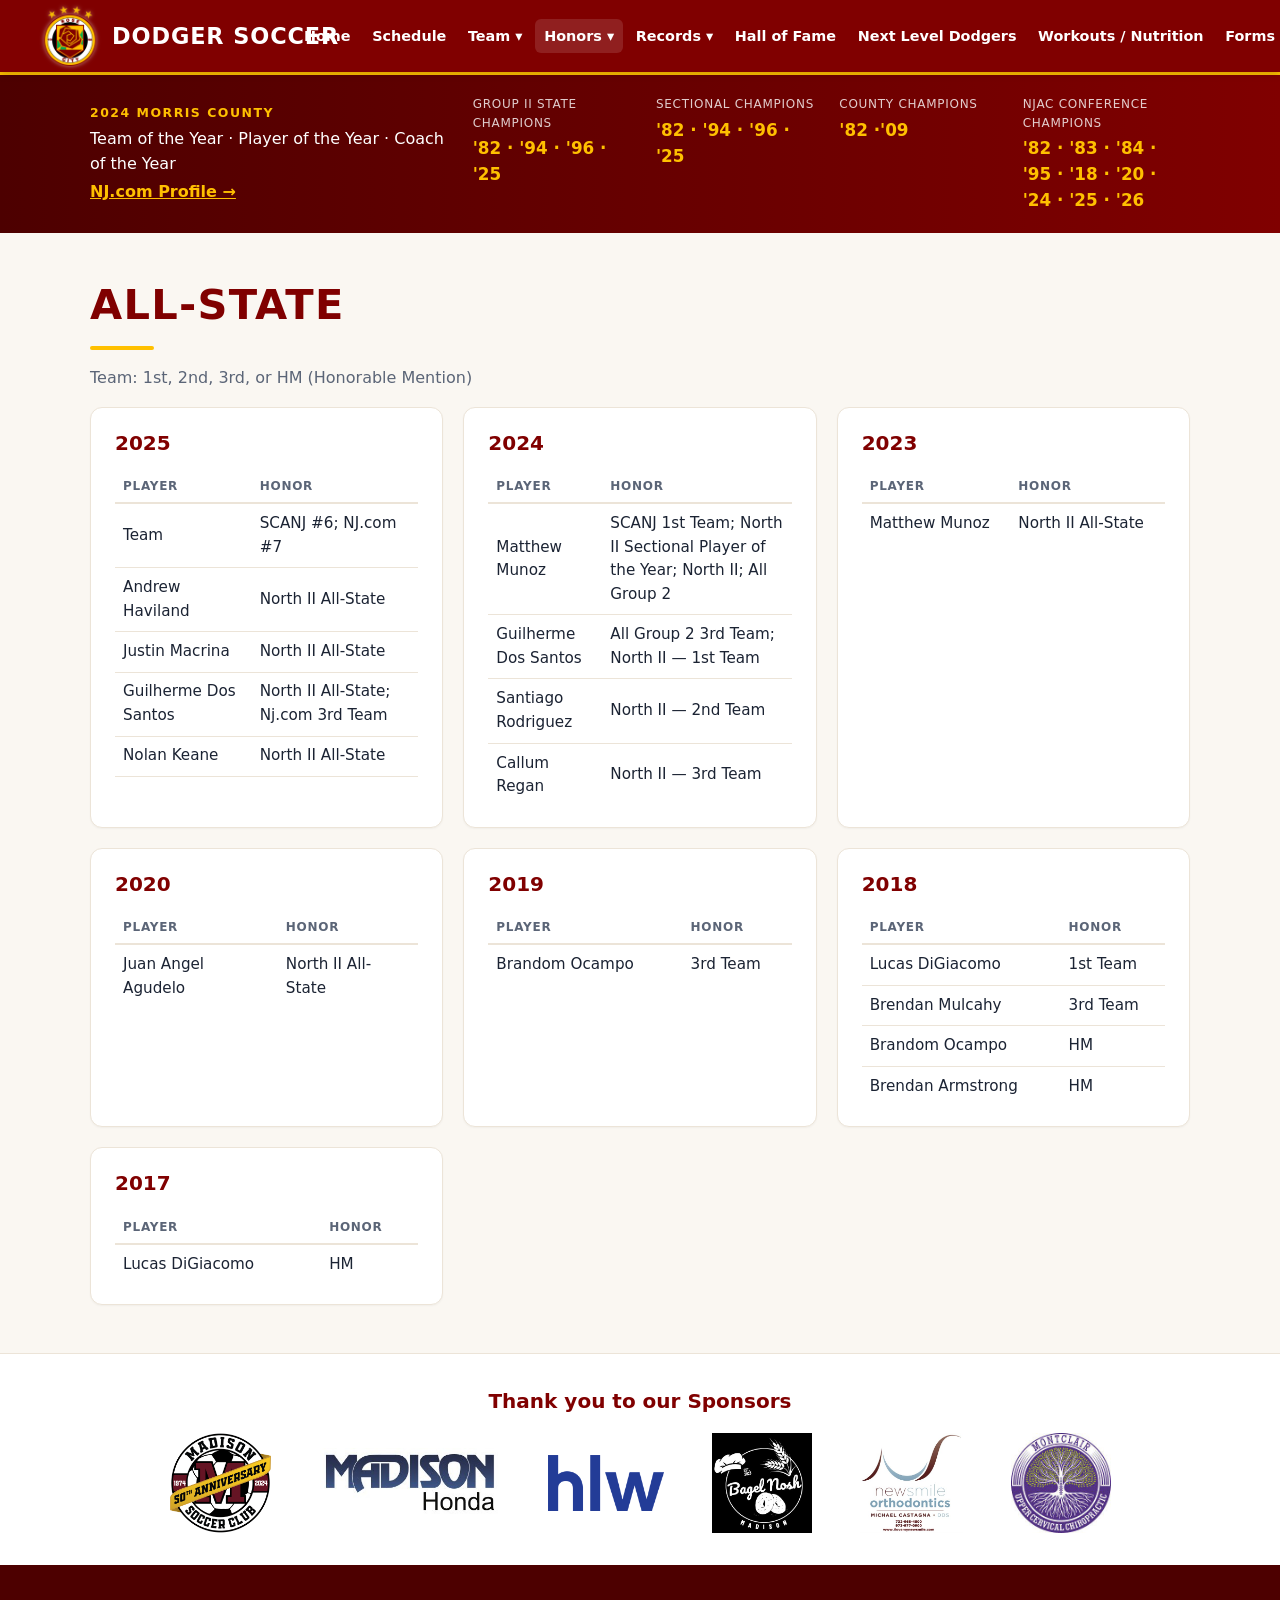
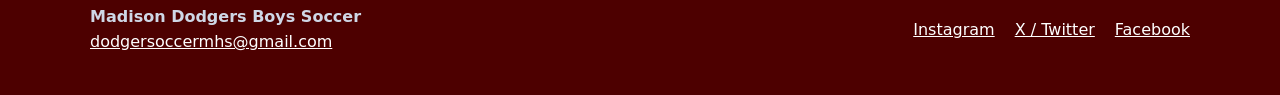
<file: all-state.html>
<!DOCTYPE html>
<html lang="en">
<head>
<meta charset="utf-8">
<meta name="viewport" content="width=device-width, initial-scale=1">
<title>All-State | Dodger Soccer</title>
<meta name="description" content="Madison High School Dodgers boys soccer — schedules, coaches, honors, records and forms.">
<meta property="og:title" content="Dodger Soccer">
<meta property="og:image" content="images/logo.png">
<link rel="icon" href="images/logo.png">
<link rel="stylesheet" href="css/style.css">
</head>
<body>
<a class="skip" href="#main">Skip to content</a>
<header class="site-header">
  <div class="wrap header-inner">
    <a class="brand" href="index.html">
      <img src="images/logo.png" alt="" width="56" height="56">
      <span>DODGER SOCCER</span>
    </a>
    <button class="menu-toggle" type="button" aria-expanded="false" aria-controls="site-nav">Menu</button>
    <nav id="site-nav" aria-label="Main">
      <ul class="nav">
<li><a href="index.html">Home</a></li>
<li><a href="calendar.html">Schedule</a></li>
<li class="has-sub"><button type="button" class="sub-toggle" aria-expanded="false">Team <span aria-hidden="true">▾</span></button><ul class="sub"><li><a href="roster.html">Roster</a></li><li><a href="coaches.html">Coaches</a></li></ul></li>
<li class="has-sub active"><button type="button" class="sub-toggle" aria-expanded="false">Honors <span aria-hidden="true">▾</span></button><ul class="sub"><li><a href="national-recognition.html">National Recognition</a></li><li><a href="all-state.html" aria-current="page">All-State</a></li><li><a href="all-county.html">All-County</a></li></ul></li>
<li class="has-sub"><button type="button" class="sub-toggle" aria-expanded="false">Records <span aria-hidden="true">▾</span></button><ul class="sub"><li><a href="season-records.html">Season Records</a></li><li><a href="all-time-list.html">All-Time List</a></li></ul></li>
<li><a href="hall-of-fame.html">Hall of Fame</a></li>
<li><a href="next-level-dodgers.html">Next Level Dodgers</a></li>
<li><a href="workouts-nutrition.html">Workouts / Nutrition</a></li>
<li><a href="forms.html">Forms</a></li>
      </ul>
    </nav>
  </div>
</header>

<section class="banner">
  <div class="wrap banner-inner">
    <div class="poy">
      <p class="kicker">2024 Morris County</p>
      <p>Team of the Year · Player of the Year · Coach of the Year</p>
      <a href="https://highschoolsports.nj.com/school/madison-madison/boyssoccer" target="_blank" rel="noopener">NJ.com Profile →</a>
    </div>
    <dl class="titles">
      <div><dt>Group II State Champions</dt><dd>'82 · '94 · '96 · '25</dd></div>
      <div><dt>Sectional Champions</dt><dd>'82 · '94 · '96 · '25</dd></div>
      <div><dt>County Champions</dt><dd>'82 ·'09</dd></div>
      <div><dt>NJAC Conference Champions</dt><dd>'82 · '83 · '84 · '95 · '18 · '20 · '24 · '25 · '26</dd></div>
    </dl>
  </div>
</section>

<main id="main" class="wrap">
<h1>All-State</h1>
<p class="lede">Team: 1st, 2nd, 3rd, or HM (Honorable Mention)</p><div class="grid"> <section class="card"><h2>2025</h2><table class="list"><thead><tr><th>Player</th><th>Honor</th></tr></thead><tbody><tr><td>Team</td><td>SCANJ #6; NJ.com #7</td></tr><tr><td>Andrew Haviland</td><td>North II All-State</td></tr><tr><td>Justin Macrina</td><td>North II All-State</td></tr><tr><tr><td>Guilherme Dos Santos</td><td>North II All-State; Nj.com 3rd Team</td></tr><tr><tr><td>Nolan Keane</td><td>North II All-State</td></tr><tr></tbody></table></section>
<section class="card"><h2>2024</h2><table class="list"><thead><tr><th>Player</th><th>Honor</th></tr></thead><tbody><tr><td>Matthew Munoz</td><td>SCANJ 1st Team; North II Sectional Player of the Year; North II; All Group 2</td></tr><tr><td>Guilherme Dos Santos</td><td>All Group 2 3rd Team; North II — 1st Team</td></tr><tr><td>Santiago Rodriguez</td><td>North II — 2nd Team</td></tr><tr><td>Callum Regan</td><td>North II — 3rd Team</td></tr></tbody></table></section>
<section class="card"><h2>2023</h2><table class="list"><thead><tr><th>Player</th><th>Honor</th></tr></thead><tbody><tr><td>Matthew Munoz</td><td>North II All-State</td></tr></tbody></table></section>
<section class="card"><h2>2020</h2><table class="list"><thead><tr><th>Player</th><th>Honor</th></tr></thead><tbody><tr><td>Juan Angel Agudelo</td><td>North II All-State</td></tr></tbody></table></section><section class="card"><h2>2019</h2><table class="list"><thead><tr><th>Player</th><th>Honor</th></tr></thead><tbody><tr><td>Brandom Ocampo</td><td>3rd Team</td></tr></tbody></table></section>
<section class="card"><h2>2018</h2><table class="list"><thead><tr><th>Player</th><th>Honor</th></tr></thead><tbody><tr><td>Lucas DiGiacomo</td><td>1st Team</td></tr><tr><td>Brendan Mulcahy</td><td>3rd Team</td></tr><tr><td>Brandom Ocampo</td><td>HM</td></tr><tr><td>Brendan Armstrong</td><td>HM</td></tr></tbody></table></section>
<section class="card"><h2>2017</h2><table class="list"><thead><tr><th>Player</th><th>Honor</th></tr></thead><tbody><tr><td>Lucas DiGiacomo</td><td>HM</td></tr></tbody></table></section></div>
</main>

<section class="sponsors">
  <div class="wrap">
    <h2>Thank you to our Sponsors</h2>
    <ul class="sponsor-list"><li><img src="images/msc-50th.png" alt="Madison Soccer Club 50th Anniversary" loading="lazy"></li><li><img src="images/madison-honda.jpg" alt="Madison Honda" loading="lazy"></li><li><img src="images/hlw.png" alt="HLW" loading="lazy"></li><li><img src="images/bagel-nosh.jpg" alt="Bagel Nosh Madison" loading="lazy"></li><li><img src="images/newsmile-orthodontics.jpg" alt="Newsmile Orthodontics, Michael Castagna DDS" loading="lazy"></li><li><img src="images/montclair-ucc.jpg" alt="Montclair Upper Cervical Chiropractic" loading="lazy"></li></ul>
  </div>
</section>

<footer class="site-footer">
  <div class="wrap footer-inner">
    <p><strong>Madison Dodgers Boys Soccer</strong><br>
    <a href="mailto:dodgersoccermhs@gmail.com">dodgersoccermhs@gmail.com</a></p>
    <ul class="social">
      <li><a href="https://www.instagram.com/dodger_soccer/" target="_blank" rel="noopener">Instagram</a></li>
      <li><a href="https://twitter.com/coachvasquezMHS" target="_blank" rel="noopener">X / Twitter</a></li>
      <li><a href="https://www.facebook.com/groups/1421674364746656" target="_blank" rel="noopener">Facebook</a></li>
    </ul>
  </div>
</footer>
<script src="js/main.js"></script>
</body>
</html>
</file>
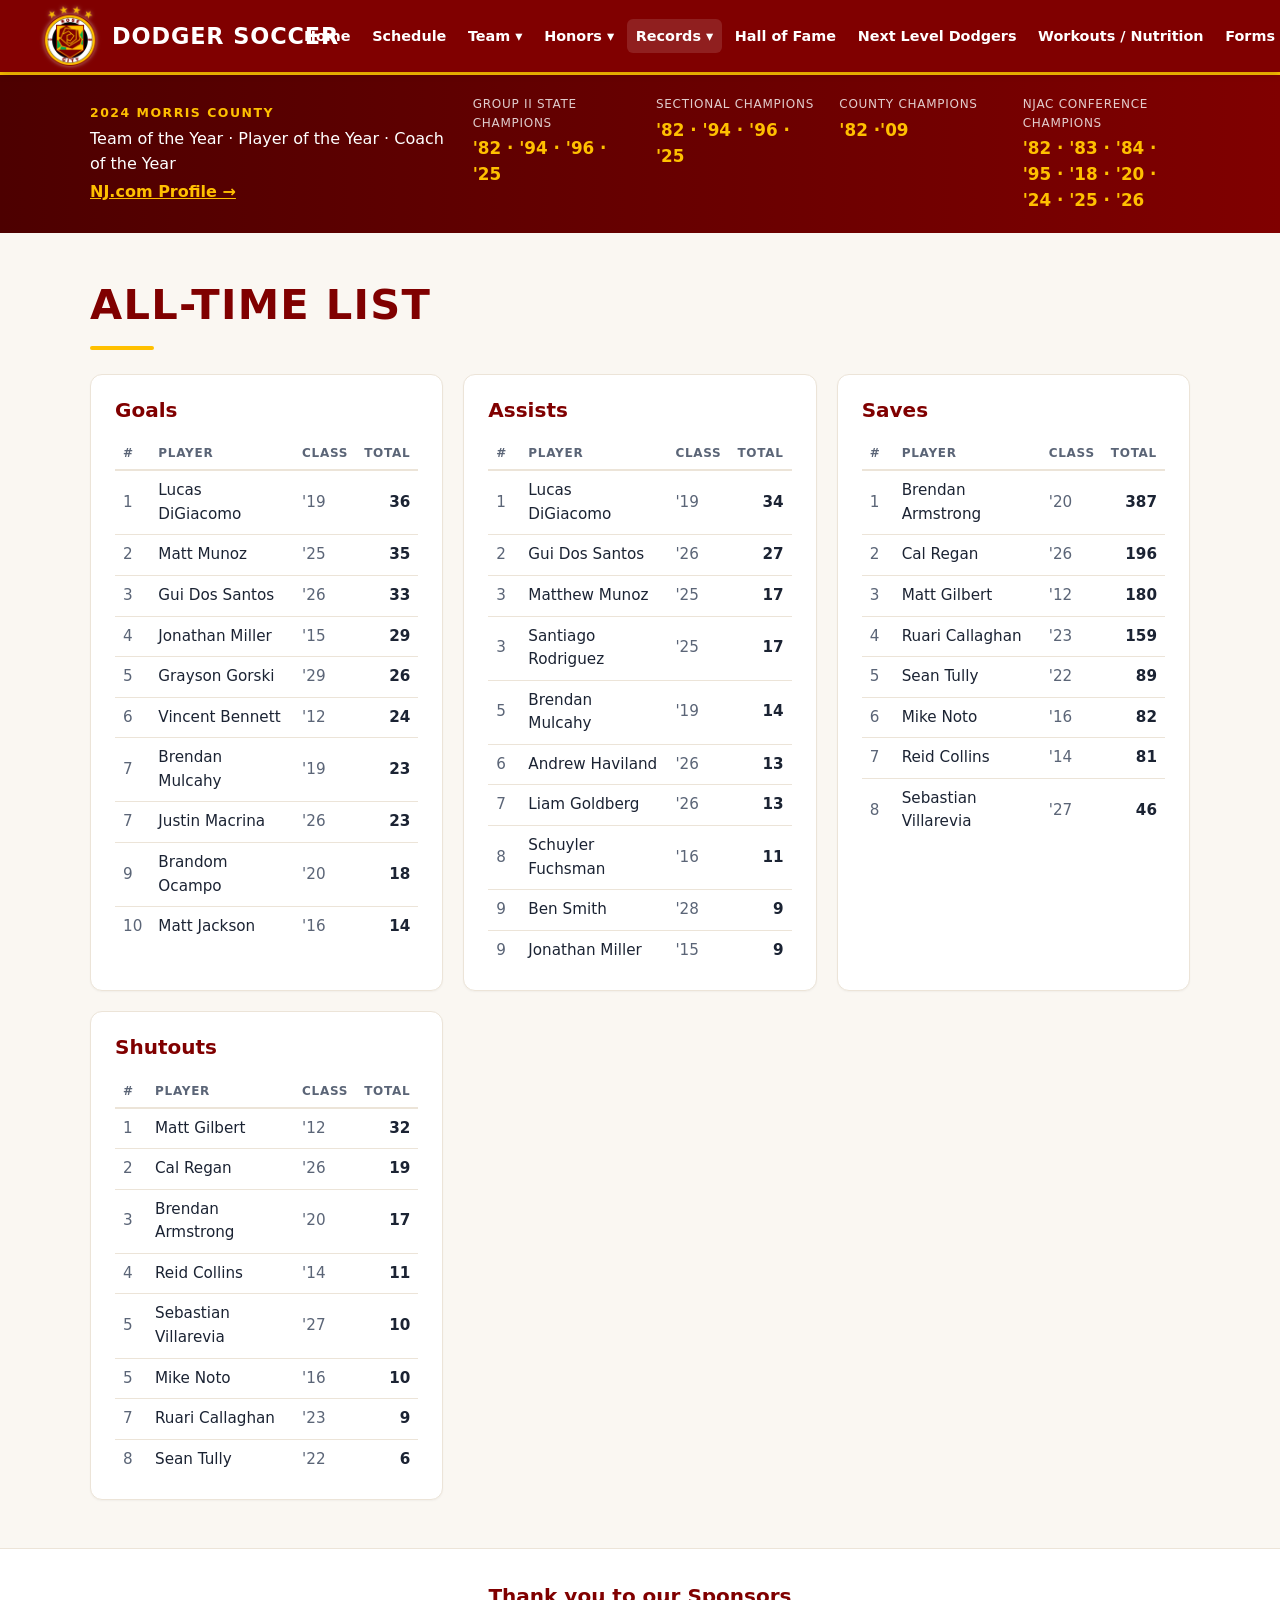
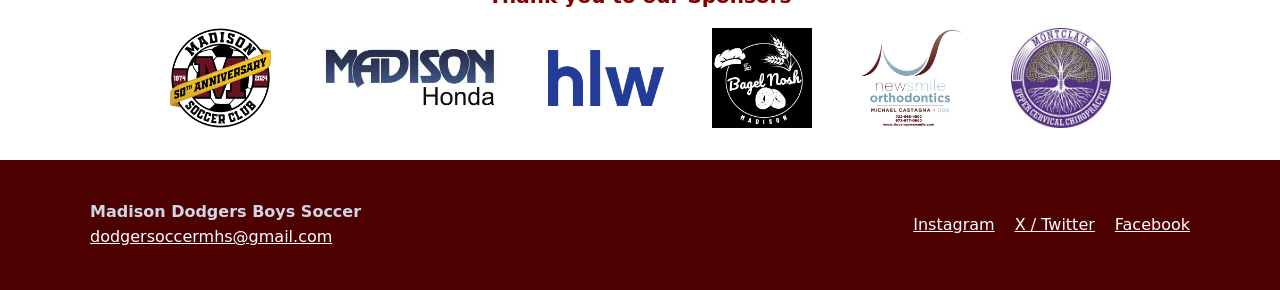
<file: all-time-list.html>
<!DOCTYPE html>
<html lang="en">
<head>
<meta charset="utf-8">
<meta name="viewport" content="width=device-width, initial-scale=1">
<title>All-Time List | Dodger Soccer</title>
<meta name="description" content="Madison High School Dodgers boys soccer — schedules, coaches, honors, records and forms.">
<meta property="og:title" content="Dodger Soccer">
<meta property="og:image" content="images/logo.png">
<link rel="icon" href="images/logo.png">
<link rel="stylesheet" href="css/style.css">
</head>
<body>
<a class="skip" href="#main">Skip to content</a>
<header class="site-header">
  <div class="wrap header-inner">
    <a class="brand" href="index.html">
      <img src="images/logo.png" alt="" width="56" height="56">
      <span>DODGER SOCCER</span>
    </a>
    <button class="menu-toggle" type="button" aria-expanded="false" aria-controls="site-nav">Menu</button>
    <nav id="site-nav" aria-label="Main">
      <ul class="nav">
<li><a href="index.html">Home</a></li>
<li><a href="calendar.html">Schedule</a></li>
<li class="has-sub"><button type="button" class="sub-toggle" aria-expanded="false">Team <span aria-hidden="true">▾</span></button><ul class="sub"><li><a href="roster.html">Roster</a></li><li><a href="coaches.html">Coaches</a></li></ul></li>
<li class="has-sub"><button type="button" class="sub-toggle" aria-expanded="false">Honors <span aria-hidden="true">▾</span></button><ul class="sub"><li><a href="national-recognition.html">National Recognition</a></li><li><a href="all-state.html">All-State</a></li><li><a href="all-county.html">All-County</a></li></ul></li>
<li class="has-sub active"><button type="button" class="sub-toggle" aria-expanded="false">Records <span aria-hidden="true">▾</span></button><ul class="sub"><li><a href="season-records.html">Season Records</a></li><li><a href="all-time-list.html" aria-current="page">All-Time List</a></li></ul></li>
<li><a href="hall-of-fame.html">Hall of Fame</a></li>
<li><a href="next-level-dodgers.html">Next Level Dodgers</a></li>
<li><a href="workouts-nutrition.html">Workouts / Nutrition</a></li>
<li><a href="forms.html">Forms</a></li>
      </ul>
    </nav>
  </div>
</header>

<section class="banner">
  <div class="wrap banner-inner">
    <div class="poy">
      <p class="kicker">2024 Morris County</p>
      <p>Team of the Year · Player of the Year · Coach of the Year</p>
      <a href="https://highschoolsports.nj.com/school/madison-madison/boyssoccer" target="_blank" rel="noopener">NJ.com Profile →</a>
    </div>
    <dl class="titles">
      <div><dt>Group II State Champions</dt><dd>'82 · '94 · '96 · '25</dd></div>
      <div><dt>Sectional Champions</dt><dd>'82 · '94 · '96 · '25</dd></div>
      <div><dt>County Champions</dt><dd>'82 ·'09</dd></div>
      <div><dt>NJAC Conference Champions</dt><dd>'82 · '83 · '84 · '95 · '18 · '20 · '24 · '25 · '26</dd></div>
    </dl>
  </div>
</section>

<main id="main" class="wrap">
<h1>All-Time List</h1>
<div class="grid"><section class="card"><h2>Goals</h2><table class="list"><thead><tr><th>#</th><th>Player</th><th>Class</th><th class="num">Total</th></tr></thead><tbody><tr><td class="rank">1</td><td>Lucas DiGiacomo</td><td class="yr">'19</td><td class="num">36</td></tr><tr><td class="rank">2</td><td>Matt Munoz</td><td class="yr">'25</td><td class="num">35</td></tr><tr><td class="rank">3</td><td>Gui Dos Santos</td><td class="yr">'26</td><td class="num">33</td></tr><tr><td class="rank">4</td><td>Jonathan Miller</td><td class="yr">'15</td><td class="num">29</td></tr><tr><td class="rank">5</td><td>Grayson Gorski</td><td class="yr">'29</td><td class="num">26</td></tr><tr><td class="rank">6</td><td>Vincent Bennett</td><td class="yr">'12</td><td class="num">24</td></tr><tr><td class="rank">7</td><td>Brendan Mulcahy</td><td class="yr">'19</td><td class="num">23</td></tr><tr><td class="rank">7</td><td>Justin Macrina</td><td class="yr">'26</td><td class="num">23</td></tr><tr><td class="rank">9</td><td>Brandom Ocampo</td><td class="yr">'20</td><td class="num">18</td></tr><tr><td class="rank">10</td><td>Matt Jackson</td><td class="yr">'16</td><td class="num">14</td></tr></tbody></table></section><section class="card"><h2>Assists</h2><table class="list"><thead><tr><th>#</th><th>Player</th><th>Class</th><th class="num">Total</th></tr></thead><tbody><tr><td class="rank">1</td><td>Lucas DiGiacomo</td><td class="yr">'19</td><td class="num">34</td></tr><tr><td class="rank">2</td><td>Gui Dos Santos</td><td class="yr">'26</td><td class="num">27</td></tr><tr><td class="rank">3</td><td>Matthew Munoz</td><td class="yr">'25</td><td class="num">17</td></tr><tr><td class="rank">3</td><td>Santiago Rodriguez</td><td class="yr">'25</td><td class="num">17</td></tr><tr><td class="rank">5</td><td>Brendan Mulcahy</td><td class="yr">'19</td><td class="num">14</td></tr><tr><td class="rank">6</td><td>Andrew Haviland</td><td class="yr">'26</td><td class="num">13</td></tr><tr><td class="rank">7</td><td>Liam Goldberg</td><td class="yr">'26</td><td class="num">13</td></tr><tr><td class="rank">8</td><td>Schuyler Fuchsman</td><td class="yr">'16</td><td class="num">11</td></tr><tr><td class="rank">9</td><td>Ben Smith</td><td class="yr">'28</td><td class="num">9</td></tr><tr><td class="rank">9</td><td>Jonathan Miller</td><td class="yr">'15</td><td class="num">9</td></tr></tbody></table></section><section class="card"><h2>Saves</h2><table class="list"><thead><tr><th>#</th><th>Player</th><th>Class</th><th class="num">Total</th></tr></thead><tbody><tr><td class="rank">1</td><td>Brendan Armstrong</td><td class="yr">'20</td><td class="num">387</td></tr><tr><td class="rank">2</td><td>Cal Regan</td><td class="yr">'26</td><td class="num">196</td></tr><tr><td class="rank">3</td><td>Matt Gilbert</td><td class="yr">'12</td><td class="num">180</td></tr><tr><td class="rank">4</td><td>Ruari Callaghan</td><td class="yr">'23</td><td class="num">159</td></tr><tr><td class="rank">5</td><td>Sean Tully</td><td class="yr">'22</td><td class="num">89</td></tr><tr><td class="rank">6</td><td>Mike Noto</td><td class="yr">'16</td><td class="num">82</td></tr><tr><td class="rank">7</td><td>Reid Collins</td><td class="yr">'14</td><td class="num">81</td></tr><tr><td class="rank">8</td><td>Sebastian Villarevia</td><td class="yr">'27</td><td class="num">46</td></tr></tbody></table></section><section class="card"><h2>Shutouts</h2><table class="list"><thead><tr><th>#</th><th>Player</th><th>Class</th><th class="num">Total</th></tr></thead><tbody><tr><td class="rank">1</td><td>Matt Gilbert</td><td class="yr">'12</td><td class="num">32</td></tr><tr><td class="rank">2</td><td>Cal Regan</td><td class="yr">'26</td><td class="num">19</td></tr><tr><td class="rank">3</td><td>Brendan Armstrong</td><td class="yr">'20</td><td class="num">17</td></tr><tr><td class="rank">4</td><td>Reid Collins</td><td class="yr">'14</td><td class="num">11</td></tr><tr><td class="rank">5</td><td>Sebastian Villarevia</td><td class="yr">'27</td><td class="num">10</td></tr><tr><td class="rank">5</td><td>Mike Noto</td><td class="yr">'16</td><td class="num">10</td></tr><tr><td class="rank">7</td><td>Ruari Callaghan</td><td class="yr">'23</td><td class="num">9</td></tr><tr><td class="rank">8</td><td>Sean Tully</td><td class="yr">'22</td><td class="num">6</td></tr></tbody></table></section></div>
</main>

<section class="sponsors">
  <div class="wrap">
    <h2>Thank you to our Sponsors</h2>
    <ul class="sponsor-list"><li><img src="images/msc-50th.png" alt="Madison Soccer Club 50th Anniversary" loading="lazy"></li><li><img src="images/madison-honda.jpg" alt="Madison Honda" loading="lazy"></li><li><img src="images/hlw.png" alt="HLW" loading="lazy"></li><li><img src="images/bagel-nosh.jpg" alt="Bagel Nosh Madison" loading="lazy"></li><li><img src="images/newsmile-orthodontics.jpg" alt="Newsmile Orthodontics, Michael Castagna DDS" loading="lazy"></li><li><img src="images/montclair-ucc.jpg" alt="Montclair Upper Cervical Chiropractic" loading="lazy"></li></ul>
  </div>
</section>

<footer class="site-footer">
  <div class="wrap footer-inner">
    <p><strong>Madison Dodgers Boys Soccer</strong><br>
    <a href="mailto:dodgersoccermhs@gmail.com">dodgersoccermhs@gmail.com</a></p>
    <ul class="social">
      <li><a href="https://www.instagram.com/dodger_soccer/" target="_blank" rel="noopener">Instagram</a></li>
      <li><a href="https://twitter.com/coachvasquezMHS" target="_blank" rel="noopener">X / Twitter</a></li>
      <li><a href="https://www.facebook.com/groups/1421674364746656" target="_blank" rel="noopener">Facebook</a></li>
    </ul>
  </div>
</footer>
<script src="js/main.js"></script>
</body>
</html>
</file>
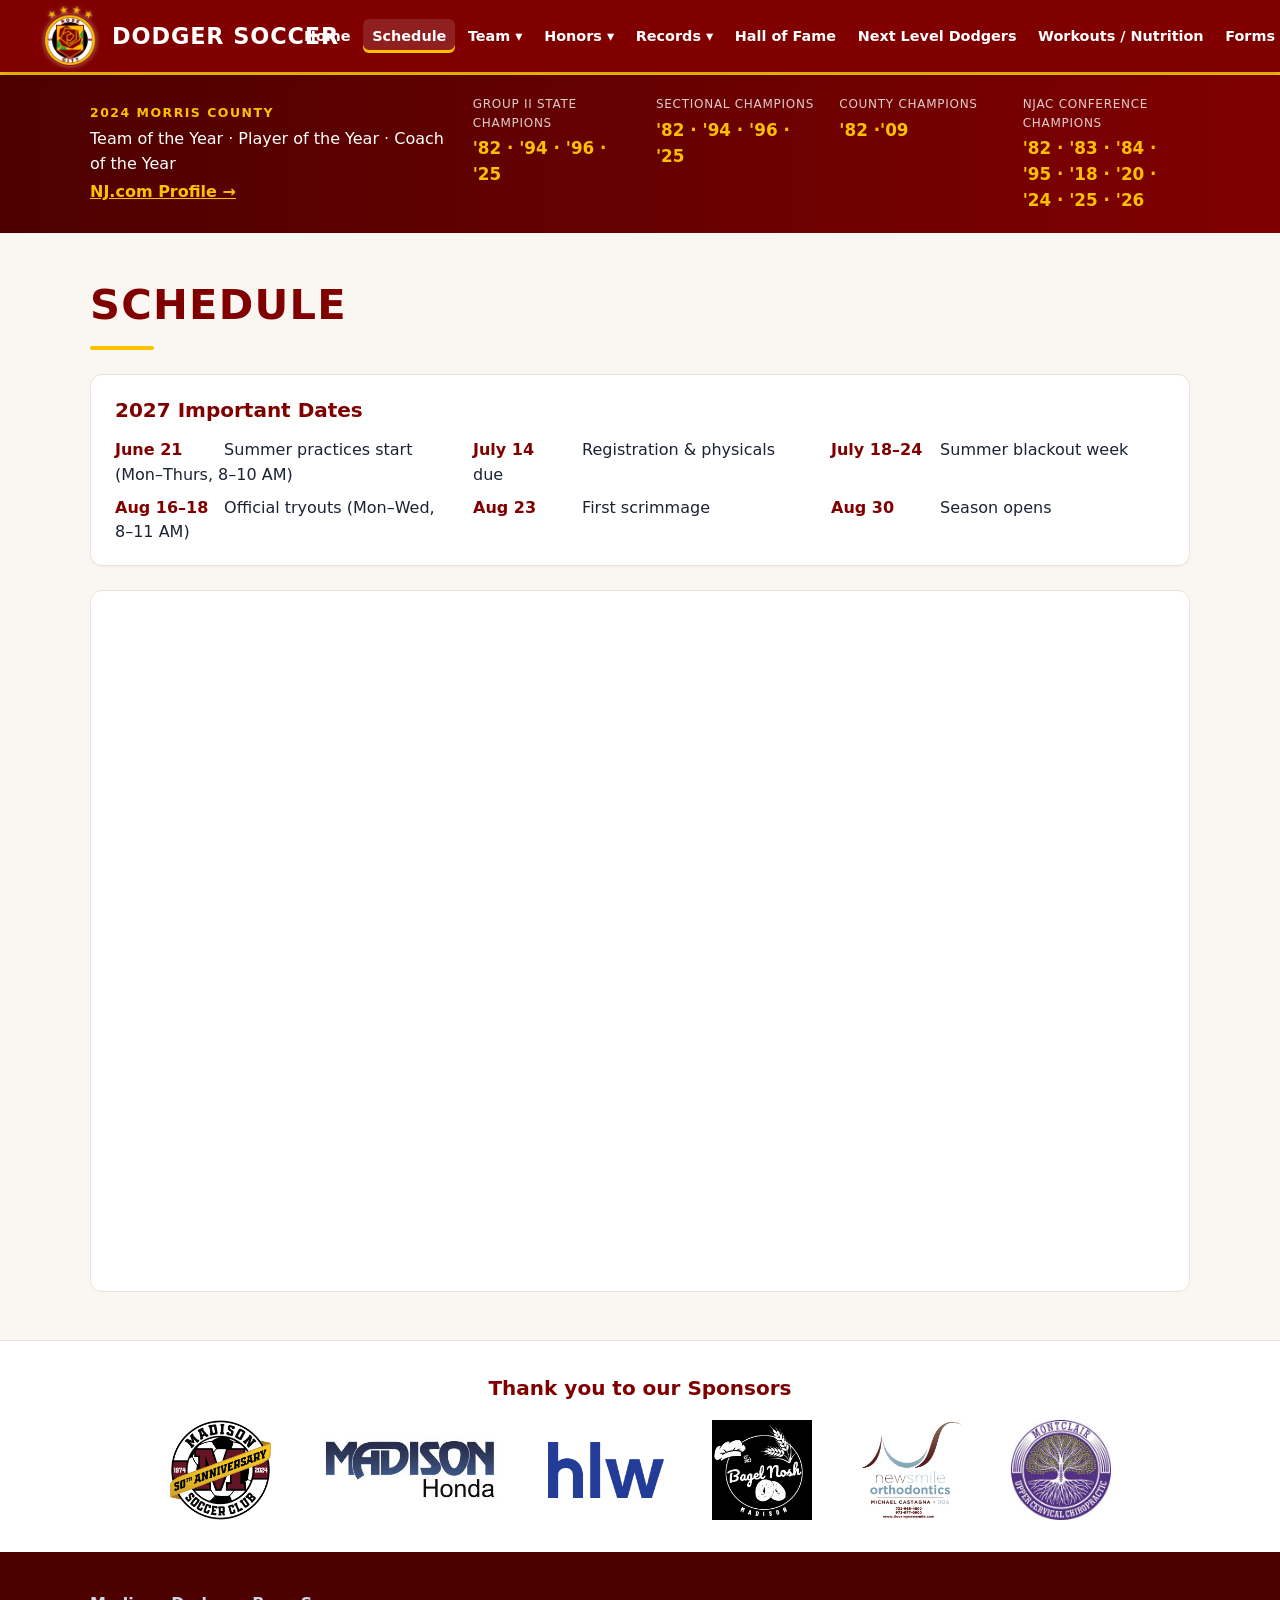
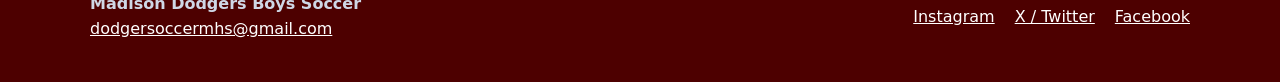
<file: calendar.html>
<!DOCTYPE html>
<html lang="en">
<head>
<meta charset="utf-8">
<meta name="viewport" content="width=device-width, initial-scale=1">
<title>Schedule | Dodger Soccer</title>
<meta name="description" content="Madison High School Dodgers boys soccer — schedules, coaches, honors, records and forms.">
<meta property="og:title" content="Dodger Soccer">
<meta property="og:image" content="images/logo.png">
<link rel="icon" href="images/logo.png">
<link rel="stylesheet" href="css/style.css">
</head>
<body>
<a class="skip" href="#main">Skip to content</a>
<header class="site-header">
  <div class="wrap header-inner">
    <a class="brand" href="index.html">
      <img src="images/logo.png" alt="" width="56" height="56">
      <span>DODGER SOCCER</span>
    </a>
    <button class="menu-toggle" type="button" aria-expanded="false" aria-controls="site-nav">Menu</button>
    <nav id="site-nav" aria-label="Main">
      <ul class="nav">
<li><a href="index.html">Home</a></li>
<li><a href="calendar.html" aria-current="page">Schedule</a></li>
<li class="has-sub"><button type="button" class="sub-toggle" aria-expanded="false">Team <span aria-hidden="true">▾</span></button><ul class="sub"><li><a href="roster.html">Roster</a></li><li><a href="coaches.html">Coaches</a></li></ul></li>
<li class="has-sub"><button type="button" class="sub-toggle" aria-expanded="false">Honors <span aria-hidden="true">▾</span></button><ul class="sub"><li><a href="national-recognition.html">National Recognition</a></li><li><a href="all-state.html">All-State</a></li><li><a href="all-county.html">All-County</a></li></ul></li>
<li class="has-sub"><button type="button" class="sub-toggle" aria-expanded="false">Records <span aria-hidden="true">▾</span></button><ul class="sub"><li><a href="season-records.html">Season Records</a></li><li><a href="all-time-list.html">All-Time List</a></li></ul></li>
<li><a href="hall-of-fame.html">Hall of Fame</a></li>
<li><a href="next-level-dodgers.html">Next Level Dodgers</a></li>
<li><a href="workouts-nutrition.html">Workouts / Nutrition</a></li>
<li><a href="forms.html">Forms</a></li>
      </ul>
    </nav>
  </div>
</header>

<section class="banner">
  <div class="wrap banner-inner">
    <div class="poy">
      <p class="kicker">2024 Morris County</p>
      <p>Team of the Year · Player of the Year · Coach of the Year</p>
      <a href="https://highschoolsports.nj.com/school/madison-madison/boyssoccer" target="_blank" rel="noopener">NJ.com Profile →</a>
    </div>
    <dl class="titles">
      <div><dt>Group II State Champions</dt><dd>'82 · '94 · '96 · '25</dd></div>
      <div><dt>Sectional Champions</dt><dd>'82 · '94 · '96 · '25</dd></div>
      <div><dt>County Champions</dt><dd>'82 ·'09</dd></div>
      <div><dt>NJAC Conference Champions</dt><dd>'82 · '83 · '84 · '95 · '18 · '20 · '24 · '25 · '26</dd></div>
    </dl>
  </div>
</section>

<main id="main" class="wrap wide">
<h1>Schedule</h1>

<section class="card dates">
  <h2>2027 Important Dates</h2>
  <ul>
    <li><strong>June 21</strong> Summer practices start (Mon–Thurs, 8–10 AM)</li>
    <li><strong>July 14</strong> Registration &amp; physicals due</li>
    <li><strong>July 18–24</strong> Summer blackout week</li>
    <li><strong>Aug 16–18</strong> Official tryouts (Mon–Wed, 8–11 AM)</li>
    <li><strong>Aug 23</strong> First scrimmage</li>
    <li><strong>Aug 30</strong> Season opens</li>
  </ul>
</section>
<div class="cal-wrap">
  <iframe src="https://calendar.google.com/calendar/embed?height=700&wkst=1&ctz=America%2FNew_York&showPrint=0&src=NGZxc3F1NXY4ZTJwMDlxcnFvZWVsbXM1bzBAZ3JvdXAuY2FsZW5kYXIuZ29vZ2xlLmNvbQ&src=Nzg4Nm1uNGEzNXVjdmVyOHVwMmE0NTAzbnV2ZDluZHZAaW1wb3J0LmNhbGVuZGFyLmdvb2dsZS5jb20&src=ZW4udXNhI2hvbGlkYXlAZ3JvdXAudi5jYWxlbmRhci5nb29nbGUuY29t&color=%23ad1457&color=%23ad1457&color=%230b8043" title="Dodger Soccer calendar" loading="lazy"></iframe>
</div>

</main>

<section class="sponsors">
  <div class="wrap">
    <h2>Thank you to our Sponsors</h2>
    <ul class="sponsor-list"><li><img src="images/msc-50th.png" alt="Madison Soccer Club 50th Anniversary" loading="lazy"></li><li><img src="images/madison-honda.jpg" alt="Madison Honda" loading="lazy"></li><li><img src="images/hlw.png" alt="HLW" loading="lazy"></li><li><img src="images/bagel-nosh.jpg" alt="Bagel Nosh Madison" loading="lazy"></li><li><img src="images/newsmile-orthodontics.jpg" alt="Newsmile Orthodontics, Michael Castagna DDS" loading="lazy"></li><li><img src="images/montclair-ucc.jpg" alt="Montclair Upper Cervical Chiropractic" loading="lazy"></li></ul>
  </div>
</section>

<footer class="site-footer">
  <div class="wrap footer-inner">
    <p><strong>Madison Dodgers Boys Soccer</strong><br>
    <a href="mailto:dodgersoccermhs@gmail.com">dodgersoccermhs@gmail.com</a></p>
    <ul class="social">
      <li><a href="https://www.instagram.com/dodger_soccer/" target="_blank" rel="noopener">Instagram</a></li>
      <li><a href="https://twitter.com/coachvasquezMHS" target="_blank" rel="noopener">X / Twitter</a></li>
      <li><a href="https://www.facebook.com/groups/1421674364746656" target="_blank" rel="noopener">Facebook</a></li>
    </ul>
  </div>
</footer>
<script src="js/main.js"></script>
</body>
</html>
</file>
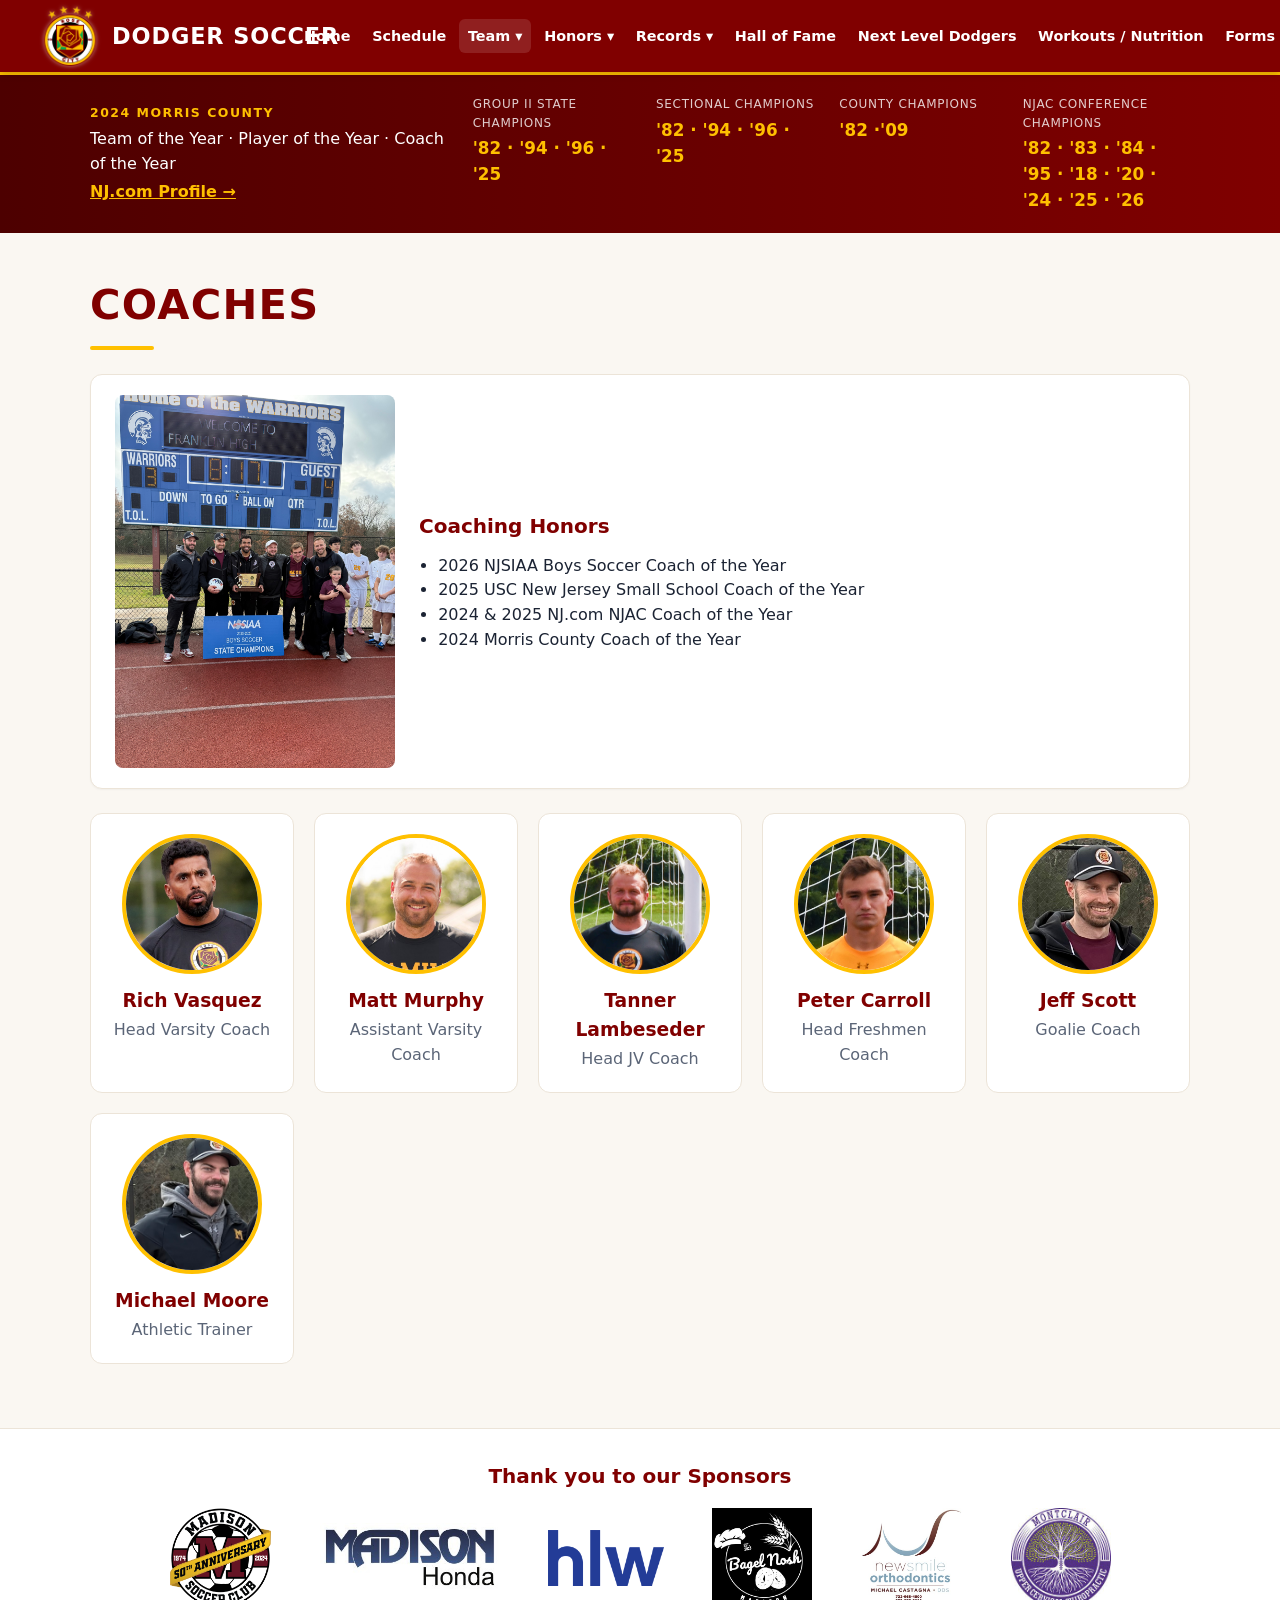
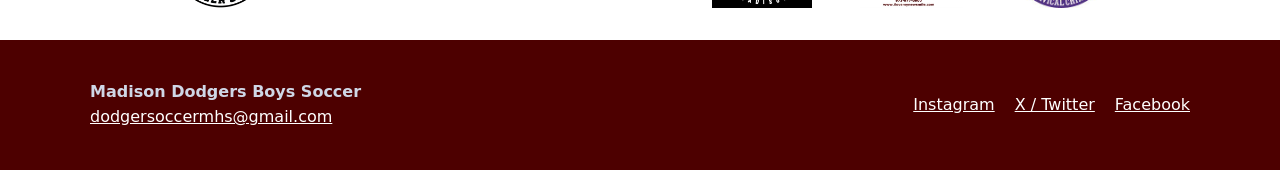
<file: coaches.html>
<!DOCTYPE html>
<html lang="en">
<head>
<meta charset="utf-8">
<meta name="viewport" content="width=device-width, initial-scale=1">
<title>Coaches | Dodger Soccer</title>
<meta name="description" content="Madison High School Dodgers boys soccer — schedules, coaches, honors, records and forms.">
<meta property="og:title" content="Dodger Soccer">
<meta property="og:image" content="images/logo.png">
<link rel="icon" href="images/logo.png">
<link rel="stylesheet" href="css/style.css">
</head>
<body>
<a class="skip" href="#main">Skip to content</a>
<header class="site-header">
  <div class="wrap header-inner">
    <a class="brand" href="index.html">
      <img src="images/logo.png" alt="" width="56" height="56">
      <span>DODGER SOCCER</span>
    </a>
    <button class="menu-toggle" type="button" aria-expanded="false" aria-controls="site-nav">Menu</button>
    <nav id="site-nav" aria-label="Main">
      <ul class="nav">
<li><a href="index.html">Home</a></li>
<li><a href="calendar.html">Schedule</a></li>
<li class="has-sub active"><button type="button" class="sub-toggle" aria-expanded="false">Team <span aria-hidden="true">▾</span></button><ul class="sub"><li><a href="roster.html">Roster</a></li><li><a href="coaches.html" aria-current="page">Coaches</a></li></ul></li>
<li class="has-sub"><button type="button" class="sub-toggle" aria-expanded="false">Honors <span aria-hidden="true">▾</span></button><ul class="sub"><li><a href="national-recognition.html">National Recognition</a></li><li><a href="all-state.html">All-State</a></li><li><a href="all-county.html">All-County</a></li></ul></li>
<li class="has-sub"><button type="button" class="sub-toggle" aria-expanded="false">Records <span aria-hidden="true">▾</span></button><ul class="sub"><li><a href="season-records.html">Season Records</a></li><li><a href="all-time-list.html">All-Time List</a></li></ul></li>
<li><a href="hall-of-fame.html">Hall of Fame</a></li>
<li><a href="next-level-dodgers.html">Next Level Dodgers</a></li>
<li><a href="workouts-nutrition.html">Workouts / Nutrition</a></li>
<li><a href="forms.html">Forms</a></li>
      </ul>
    </nav>
  </div>
</header>

<section class="banner">
  <div class="wrap banner-inner">
    <div class="poy">
      <p class="kicker">2024 Morris County</p>
      <p>Team of the Year · Player of the Year · Coach of the Year</p>
      <a href="https://highschoolsports.nj.com/school/madison-madison/boyssoccer" target="_blank" rel="noopener">NJ.com Profile →</a>
    </div>
    <dl class="titles">
      <div><dt>Group II State Champions</dt><dd>'82 · '94 · '96 · '25</dd></div>
      <div><dt>Sectional Champions</dt><dd>'82 · '94 · '96 · '25</dd></div>
      <div><dt>County Champions</dt><dd>'82 ·'09</dd></div>
      <div><dt>NJAC Conference Champions</dt><dd>'82 · '83 · '84 · '95 · '18 · '20 · '24 · '25 · '26</dd></div>
    </dl>
  </div>
</section>

<main id="main" class="wrap">
<h1>Coaches</h1>

<section class="card awards">
  <img src="images/coaches.jpg" alt="Dodger Soccer coaching staff" loading="lazy" onerror="this.remove()">
  <div>
    <h2>Coaching Honors</h2>
    <ul>
      <li>2026 NJSIAA Boys Soccer Coach of the Year</li>
      <li>2025 USC New Jersey Small School Coach of the Year</li>
      <li>2024 &amp; 2025 NJ.com NJAC Coach of the Year</li>
      <li>2024 Morris County Coach of the Year</li>
    </ul>
  </div>
</section>
<ul class="coaches"><li class="coach"><img src="images/rich-vasquez.jpg" alt="Rich Vasquez" loading="lazy" onerror="this.replaceWith(Object.assign(document.createElement('span'),{className:'initials',textContent:'RV'}))"><h3>Rich Vasquez</h3><p>Head Varsity Coach</p></li><li class="coach"><img src="images/matt-murphy.jpg" alt="Matt Murphy" loading="lazy" onerror="this.replaceWith(Object.assign(document.createElement('span'),{className:'initials',textContent:'MM'}))"><h3>Matt Murphy</h3><p>Assistant Varsity Coach</p></li><li class="coach"><img src="images/tanner-lambeseder.jpg" alt="Tanner Lambeseder" loading="lazy" onerror="this.replaceWith(Object.assign(document.createElement('span'),{className:'initials',textContent:'TL'}))"><h3>Tanner Lambeseder</h3><p>Head JV Coach</p></li><li class="coach"><img src="images/peter-carroll.jpg" alt="Peter Carroll" loading="lazy" onerror="this.replaceWith(Object.assign(document.createElement('span'),{className:'initials',textContent:'PC'}))"><h3>Peter Carroll</h3><p>Head Freshmen Coach</p></li><li class="coach"><img src="images/jeff-scott.jpg" alt="Jeff Scott" loading="lazy" onerror="this.replaceWith(Object.assign(document.createElement('span'),{className:'initials',textContent:'JS'}))"><h3>Jeff Scott</h3><p>Goalie Coach</p></li><li class="coach"><img src="images/michael-moore.jpg" alt="Michael Moore"><h3>Michael Moore</h3><p>Athletic Trainer</p></li></ul>

</main>

<section class="sponsors">
  <div class="wrap">
    <h2>Thank you to our Sponsors</h2>
    <ul class="sponsor-list"><li><img src="images/msc-50th.png" alt="Madison Soccer Club 50th Anniversary" loading="lazy"></li><li><img src="images/madison-honda.jpg" alt="Madison Honda" loading="lazy"></li><li><img src="images/hlw.png" alt="HLW" loading="lazy"></li><li><img src="images/bagel-nosh.jpg" alt="Bagel Nosh Madison" loading="lazy"></li><li><img src="images/newsmile-orthodontics.jpg" alt="Newsmile Orthodontics, Michael Castagna DDS" loading="lazy"></li><li><img src="images/montclair-ucc.jpg" alt="Montclair Upper Cervical Chiropractic" loading="lazy"></li></ul>
  </div>
</section>

<footer class="site-footer">
  <div class="wrap footer-inner">
    <p><strong>Madison Dodgers Boys Soccer</strong><br>
    <a href="mailto:dodgersoccermhs@gmail.com">dodgersoccermhs@gmail.com</a></p>
    <ul class="social">
      <li><a href="https://www.instagram.com/dodger_soccer/" target="_blank" rel="noopener">Instagram</a></li>
      <li><a href="https://twitter.com/coachvasquezMHS" target="_blank" rel="noopener">X / Twitter</a></li>
      <li><a href="https://www.facebook.com/groups/1421674364746656" target="_blank" rel="noopener">Facebook</a></li>
    </ul>
  </div>
</footer>
<script src="js/main.js"></script>
</body>
</html>
</file>
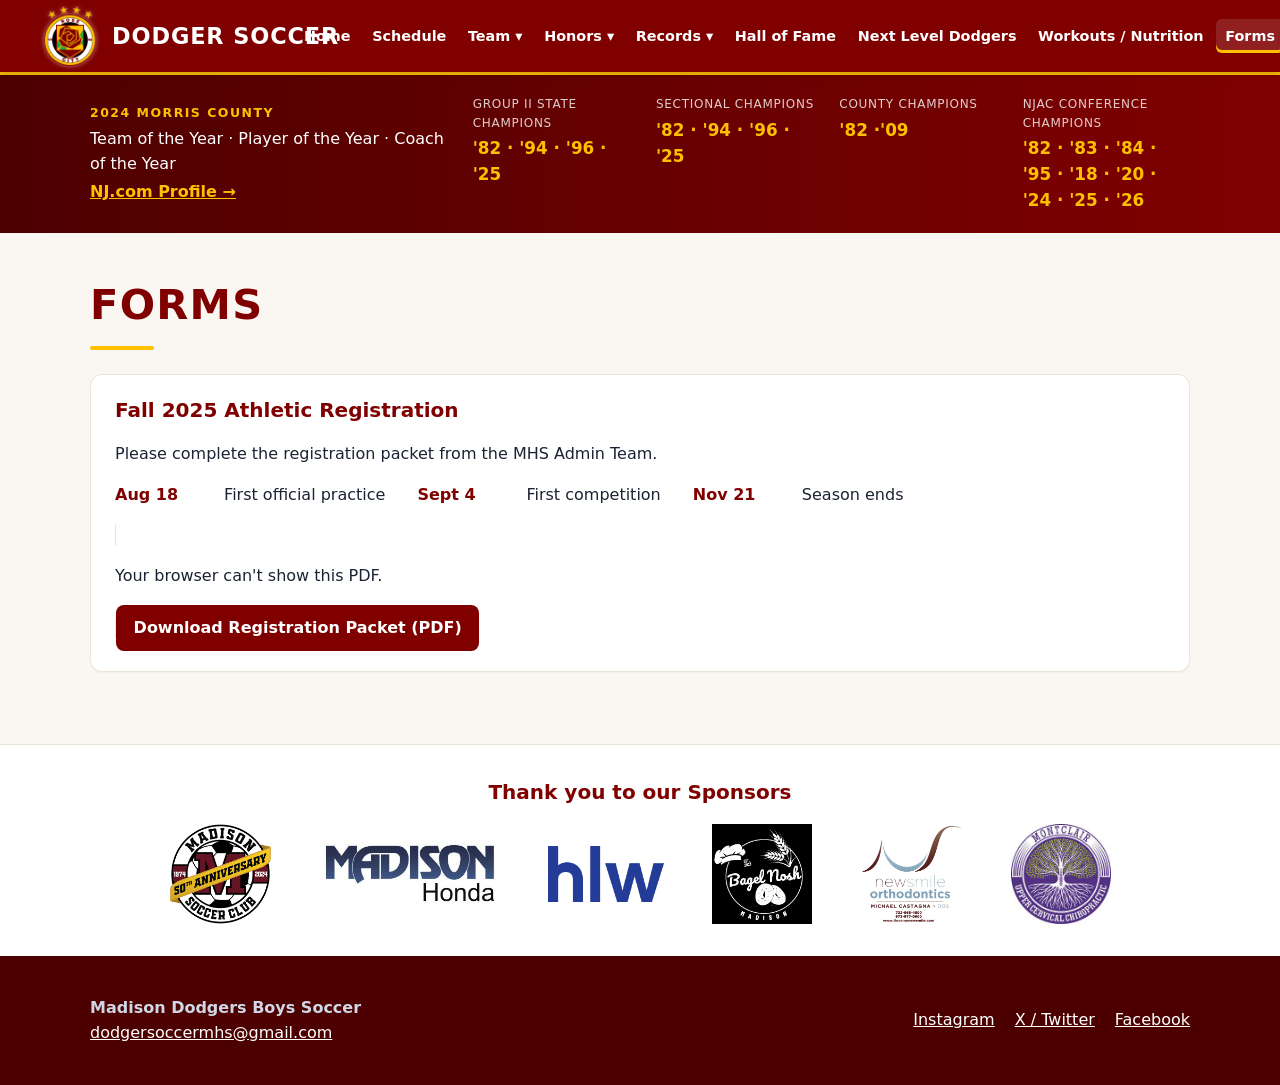
<file: forms.html>
<!DOCTYPE html>
<html lang="en">
<head>
<meta charset="utf-8">
<meta name="viewport" content="width=device-width, initial-scale=1">
<title>Forms | Dodger Soccer</title>
<meta name="description" content="Madison High School Dodgers boys soccer — schedules, coaches, honors, records and forms.">
<meta property="og:title" content="Dodger Soccer">
<meta property="og:image" content="images/logo.png">
<link rel="icon" href="images/logo.png">
<link rel="stylesheet" href="css/style.css">
</head>
<body>
<a class="skip" href="#main">Skip to content</a>
<header class="site-header">
  <div class="wrap header-inner">
    <a class="brand" href="index.html">
      <img src="images/logo.png" alt="" width="56" height="56">
      <span>DODGER SOCCER</span>
    </a>
    <button class="menu-toggle" type="button" aria-expanded="false" aria-controls="site-nav">Menu</button>
    <nav id="site-nav" aria-label="Main">
      <ul class="nav">
<li><a href="index.html">Home</a></li>
<li><a href="calendar.html">Schedule</a></li>
<li class="has-sub"><button type="button" class="sub-toggle" aria-expanded="false">Team <span aria-hidden="true">▾</span></button><ul class="sub"><li><a href="roster.html">Roster</a></li><li><a href="coaches.html">Coaches</a></li></ul></li>
<li class="has-sub"><button type="button" class="sub-toggle" aria-expanded="false">Honors <span aria-hidden="true">▾</span></button><ul class="sub"><li><a href="national-recognition.html">National Recognition</a></li><li><a href="all-state.html">All-State</a></li><li><a href="all-county.html">All-County</a></li></ul></li>
<li class="has-sub"><button type="button" class="sub-toggle" aria-expanded="false">Records <span aria-hidden="true">▾</span></button><ul class="sub"><li><a href="season-records.html">Season Records</a></li><li><a href="all-time-list.html">All-Time List</a></li></ul></li>
<li><a href="hall-of-fame.html">Hall of Fame</a></li>
<li><a href="next-level-dodgers.html">Next Level Dodgers</a></li>
<li><a href="workouts-nutrition.html">Workouts / Nutrition</a></li>
<li><a href="forms.html" aria-current="page">Forms</a></li>
      </ul>
    </nav>
  </div>
</header>

<section class="banner">
  <div class="wrap banner-inner">
    <div class="poy">
      <p class="kicker">2024 Morris County</p>
      <p>Team of the Year · Player of the Year · Coach of the Year</p>
      <a href="https://highschoolsports.nj.com/school/madison-madison/boyssoccer" target="_blank" rel="noopener">NJ.com Profile →</a>
    </div>
    <dl class="titles">
      <div><dt>Group II State Champions</dt><dd>'82 · '94 · '96 · '25</dd></div>
      <div><dt>Sectional Champions</dt><dd>'82 · '94 · '96 · '25</dd></div>
      <div><dt>County Champions</dt><dd>'82 ·'09</dd></div>
      <div><dt>NJAC Conference Champions</dt><dd>'82 · '83 · '84 · '95 · '18 · '20 · '24 · '25 · '26</dd></div>
    </dl>
  </div>
</section>

<main id="main" class="wrap wide">
<h1>Forms</h1>

<section class="card doc">
  <h2>Fall 2025 Athletic Registration</h2>
  <p>Please complete the registration packet from the MHS Admin Team.</p>
  <ul class="inline-dates">
    <li><strong>Aug 18</strong> First official practice</li>
    <li><strong>Sept 4</strong> First competition</li>
    <li><strong>Nov 21</strong> Season ends</li>
  </ul>
  <object data="docs/fall_athletics_registration.pdf" type="application/pdf"><p>Your browser can't show this PDF.</p></object>
  <a class="btn" href="docs/fall_athletics_registration.pdf" download>Download Registration Packet (PDF)</a>
</section>

</main>

<section class="sponsors">
  <div class="wrap">
    <h2>Thank you to our Sponsors</h2>
    <ul class="sponsor-list"><li><img src="images/msc-50th.png" alt="Madison Soccer Club 50th Anniversary" loading="lazy"></li><li><img src="images/madison-honda.jpg" alt="Madison Honda" loading="lazy"></li><li><img src="images/hlw.png" alt="HLW" loading="lazy"></li><li><img src="images/bagel-nosh.jpg" alt="Bagel Nosh Madison" loading="lazy"></li><li><img src="images/newsmile-orthodontics.jpg" alt="Newsmile Orthodontics, Michael Castagna DDS" loading="lazy"></li><li><img src="images/montclair-ucc.jpg" alt="Montclair Upper Cervical Chiropractic" loading="lazy"></li></ul>
  </div>
</section>

<footer class="site-footer">
  <div class="wrap footer-inner">
    <p><strong>Madison Dodgers Boys Soccer</strong><br>
    <a href="mailto:dodgersoccermhs@gmail.com">dodgersoccermhs@gmail.com</a></p>
    <ul class="social">
      <li><a href="https://www.instagram.com/dodger_soccer/" target="_blank" rel="noopener">Instagram</a></li>
      <li><a href="https://twitter.com/coachvasquezMHS" target="_blank" rel="noopener">X / Twitter</a></li>
      <li><a href="https://www.facebook.com/groups/1421674364746656" target="_blank" rel="noopener">Facebook</a></li>
    </ul>
  </div>
</footer>
<script src="js/main.js"></script>
</body>
</html>
</file>
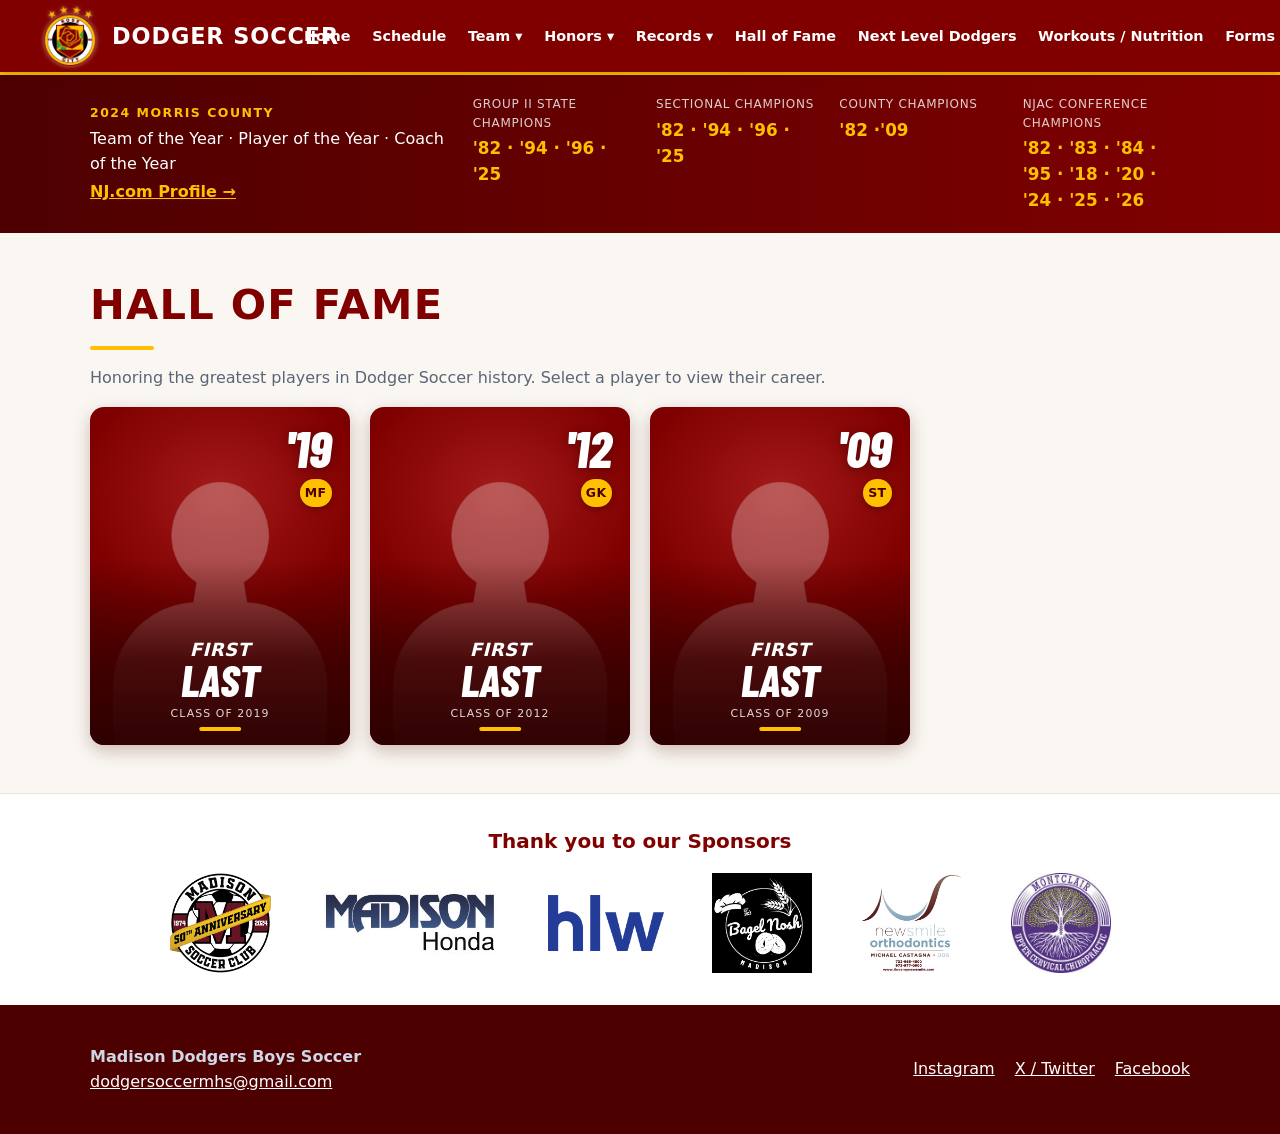
<file: hall-of-fame.html>
<!DOCTYPE html>
<html lang="en">
<head>
<meta charset="utf-8">
<meta name="viewport" content="width=device-width, initial-scale=1">
<title>Hall of Fame | Dodger Soccer</title>
<meta name="description" content="Madison High School Dodgers boys soccer — schedules, coaches, honors, records and forms.">
<meta property="og:title" content="Dodger Soccer">
<meta property="og:image" content="images/logo.png">
<link rel="icon" href="images/logo.png">
<link rel="stylesheet" href="css/style.css">
<link rel="preconnect" href="https://fonts.googleapis.com">
<link rel="preconnect" href="https://fonts.gstatic.com" crossorigin>
<link rel="stylesheet" href="https://fonts.googleapis.com/css2?family=Barlow+Condensed:ital,wght@1,800&display=swap">
<link rel="stylesheet" href="css/cards.css">
</head>
<body>
<a class="skip" href="#main">Skip to content</a>
<header class="site-header">
  <div class="wrap header-inner">
    <a class="brand" href="index.html">
      <img src="images/logo.png" alt="" width="56" height="56">
      <span>DODGER SOCCER</span>
    </a>
    <button class="menu-toggle" type="button" aria-expanded="false" aria-controls="site-nav">Menu</button>
    <nav id="site-nav" aria-label="Main">
      <ul class="nav">
<li><a href="index.html">Home</a></li>
<li><a href="calendar.html">Schedule</a></li>
<li class="has-sub"><button type="button" class="sub-toggle" aria-expanded="false">Team <span aria-hidden="true">▾</span></button><ul class="sub"><li><a href="roster.html">Roster</a></li><li><a href="coaches.html">Coaches</a></li></ul></li>
<li class="has-sub"><button type="button" class="sub-toggle" aria-expanded="false">Honors <span aria-hidden="true">▾</span></button><ul class="sub"><li><a href="national-recognition.html">National Recognition</a></li><li><a href="all-state.html">All-State</a></li><li><a href="all-county.html">All-County</a></li></ul></li>
<li class="has-sub"><button type="button" class="sub-toggle" aria-expanded="false">Records <span aria-hidden="true">▾</span></button><ul class="sub"><li><a href="season-records.html">Season Records</a></li><li><a href="all-time-list.html">All-Time List</a></li></ul></li>
<li><a href="hall-of-fame.html">Hall of Fame</a></li>
<li><a href="next-level-dodgers.html">Next Level Dodgers</a></li>
<li><a href="workouts-nutrition.html">Workouts / Nutrition</a></li>
<li><a href="forms.html">Forms</a></li>
      </ul>
    </nav>
  </div>
</header>

<section class="banner">
  <div class="wrap banner-inner">
    <div class="poy">
      <p class="kicker">2024 Morris County</p>
      <p>Team of the Year · Player of the Year · Coach of the Year</p>
      <a href="https://highschoolsports.nj.com/school/madison-madison/boyssoccer" target="_blank" rel="noopener">NJ.com Profile →</a>
    </div>
    <dl class="titles">
      <div><dt>Group II State Champions</dt><dd>'82 · '94 · '96 · '25</dd></div>
      <div><dt>Sectional Champions</dt><dd>'82 · '94 · '96 · '25</dd></div>
      <div><dt>County Champions</dt><dd>'82 ·'09</dd></div>
      <div><dt>NJAC Conference Champions</dt><dd>'82 · '83 · '84 · '95 · '18 · '20 · '24 · '25 · '26</dd></div>
    </dl>
  </div>
</section>

<main id="main" class="wrap wide">
<h1>Hall of Fame</h1>
<p class="lede">Honoring the greatest players in Dodger Soccer history. Select a player to view their career.</p>
<div id="hof-grid" class="pcard-grid"></div>
<dialog id="hof-profile" class="hof-dialog" aria-labelledby="hof-name">
  <button type="button" class="hof-close" aria-label="Close">&times;</button>
  <div class="hof-body"></div>
</dialog>
<!-- To edit the Hall of Fame, open js/hof-data.js -->
</main>

<section class="sponsors">
  <div class="wrap">
    <h2>Thank you to our Sponsors</h2>
    <ul class="sponsor-list"><li><img src="images/msc-50th.png" alt="Madison Soccer Club 50th Anniversary" loading="lazy"></li><li><img src="images/madison-honda.jpg" alt="Madison Honda" loading="lazy"></li><li><img src="images/hlw.png" alt="HLW" loading="lazy"></li><li><img src="images/bagel-nosh.jpg" alt="Bagel Nosh Madison" loading="lazy"></li><li><img src="images/newsmile-orthodontics.jpg" alt="Newsmile Orthodontics, Michael Castagna DDS" loading="lazy"></li><li><img src="images/montclair-ucc.jpg" alt="Montclair Upper Cervical Chiropractic" loading="lazy"></li></ul>
  </div>
</section>

<footer class="site-footer">
  <div class="wrap footer-inner">
    <p><strong>Madison Dodgers Boys Soccer</strong><br>
    <a href="mailto:dodgersoccermhs@gmail.com">dodgersoccermhs@gmail.com</a></p>
    <ul class="social">
      <li><a href="https://www.instagram.com/dodger_soccer/" target="_blank" rel="noopener">Instagram</a></li>
      <li><a href="https://twitter.com/coachvasquezMHS" target="_blank" rel="noopener">X / Twitter</a></li>
      <li><a href="https://www.facebook.com/groups/1421674364746656" target="_blank" rel="noopener">Facebook</a></li>
    </ul>
  </div>
</footer>
<script src="js/hof-data.js"></script>
<script src="js/cards.js"></script>
<script src="js/main.js"></script>
</body>
</html>
</file>
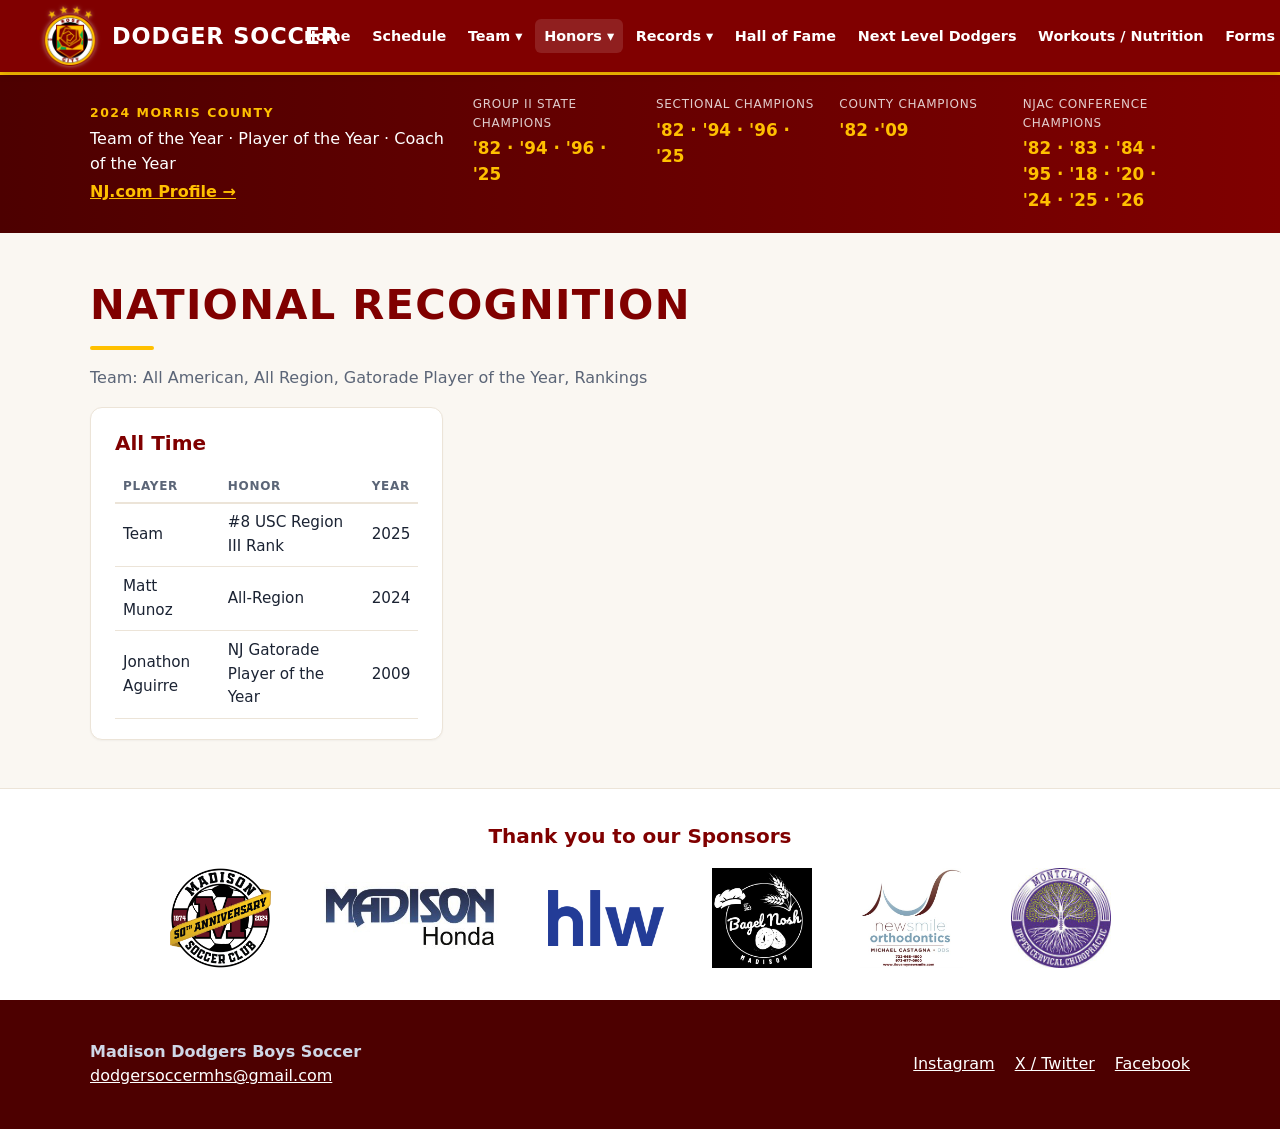
<file: national-recognition.html>
<!DOCTYPE html>
<html lang="en">
<head>
<meta charset="utf-8">
<meta name="viewport" content="width=device-width, initial-scale=1">
<title>All Region / All American | Dodger Soccer</title>
<meta name="description" content="Madison High School Dodgers boys soccer — schedules, coaches, honors, records and forms.">
<meta property="og:title" content="Dodger Soccer">
<meta property="og:image" content="images/logo.png">
<link rel="icon" href="images/logo.png">
<link rel="stylesheet" href="css/style.css">
</head>
<body>
<a class="skip" href="#main">Skip to content</a>
<header class="site-header">
  <div class="wrap header-inner">
    <a class="brand" href="index.html">
      <img src="images/logo.png" alt="" width="56" height="56">
      <span>DODGER SOCCER</span>
    </a>
    <button class="menu-toggle" type="button" aria-expanded="false" aria-controls="site-nav">Menu</button>
    <nav id="site-nav" aria-label="Main">
      <ul class="nav">
<li><a href="index.html">Home</a></li>
<li><a href="calendar.html">Schedule</a></li>
<li class="has-sub"><button type="button" class="sub-toggle" aria-expanded="false">Team <span aria-hidden="true">▾</span></button><ul class="sub"><li><a href="roster.html">Roster</a></li><li><a href="coaches.html">Coaches</a></li></ul></li>
<li class="has-sub active"><button type="button" class="sub-toggle" aria-expanded="false">Honors <span aria-hidden="true">▾</span></button><ul class="sub"><li><a href="national-recognition.html" aria-current="page">National Recognition</a></li><li><a href="all-state.html">All-State</a></li><li><a href="all-county.html">All-County</a></li></ul></li>
<li class="has-sub"><button type="button" class="sub-toggle" aria-expanded="false">Records <span aria-hidden="true">▾</span></button><ul class="sub"><li><a href="season-records.html">Season Records</a></li><li><a href="all-time-list.html">All-Time List</a></li></ul></li>
<li><a href="hall-of-fame.html">Hall of Fame</a></li>
<li><a href="next-level-dodgers.html">Next Level Dodgers</a></li>
<li><a href="workouts-nutrition.html">Workouts / Nutrition</a></li>
<li><a href="forms.html">Forms</a></li>
      </ul>
    </nav>
  </div>
</header>

<section class="banner">
  <div class="wrap banner-inner">
    <div class="poy">
      <p class="kicker">2024 Morris County</p>
      <p>Team of the Year · Player of the Year · Coach of the Year</p>
      <a href="https://highschoolsports.nj.com/school/madison-madison/boyssoccer" target="_blank" rel="noopener">NJ.com Profile →</a>
    </div>
    <dl class="titles">
      <div><dt>Group II State Champions</dt><dd>'82 · '94 · '96 · '25</dd></div>
      <div><dt>Sectional Champions</dt><dd>'82 · '94 · '96 · '25</dd></div>
      <div><dt>County Champions</dt><dd>'82 ·'09</dd></div>
      <div><dt>NJAC Conference Champions</dt><dd>'82 · '83 · '84 · '95 · '18 · '20 · '24 · '25 · '26</dd></div>
    </dl>
  </div>
</section> 

<main id="main" class="wrap">
<h1>National Recognition</h1>

<p class="lede">Team: All American, All Region, Gatorade Player of the Year, Rankings</p><div class="grid"><section class="card"><h2>All Time</h2><table class="list"><thead><tr><th>Player</th><th>Honor</th><th>Year</th></tr></thead><tbody><tr><tr><td>Team</td><td>#8 USC Region III Rank</td><td>2025</td></tr><td>Matt Munoz</td><td>All-Region</td><td>2024</td></tr><tr><td>Jonathon Aguirre</td><td>NJ Gatorade Player of the Year</td><td>2009</td></tr><tr></tbody></table></section>

</main>

<section class="sponsors">
  <div class="wrap">
    <h2>Thank you to our Sponsors</h2>
    <ul class="sponsor-list"><li><img src="images/msc-50th.png" alt="Madison Soccer Club 50th Anniversary" loading="lazy"></li><li><img src="images/madison-honda.jpg" alt="Madison Honda" loading="lazy"></li><li><img src="images/hlw.png" alt="HLW" loading="lazy"></li><li><img src="images/bagel-nosh.jpg" alt="Bagel Nosh Madison" loading="lazy"></li><li><img src="images/newsmile-orthodontics.jpg" alt="Newsmile Orthodontics, Michael Castagna DDS" loading="lazy"></li><li><img src="images/montclair-ucc.jpg" alt="Montclair Upper Cervical Chiropractic" loading="lazy"></li></ul>
  </div>
</section>

<footer class="site-footer">
  <div class="wrap footer-inner">
    <p><strong>Madison Dodgers Boys Soccer</strong><br>
    <a href="mailto:dodgersoccermhs@gmail.com">dodgersoccermhs@gmail.com</a></p>
    <ul class="social">
      <li><a href="https://www.instagram.com/dodger_soccer/" target="_blank" rel="noopener">Instagram</a></li>
      <li><a href="https://twitter.com/coachvasquezMHS" target="_blank" rel="noopener">X / Twitter</a></li>
      <li><a href="https://www.facebook.com/groups/1421674364746656" target="_blank" rel="noopener">Facebook</a></li>
    </ul>
  </div>
</footer>
<script src="js/main.js"></script>
</body>
</html>
</file>
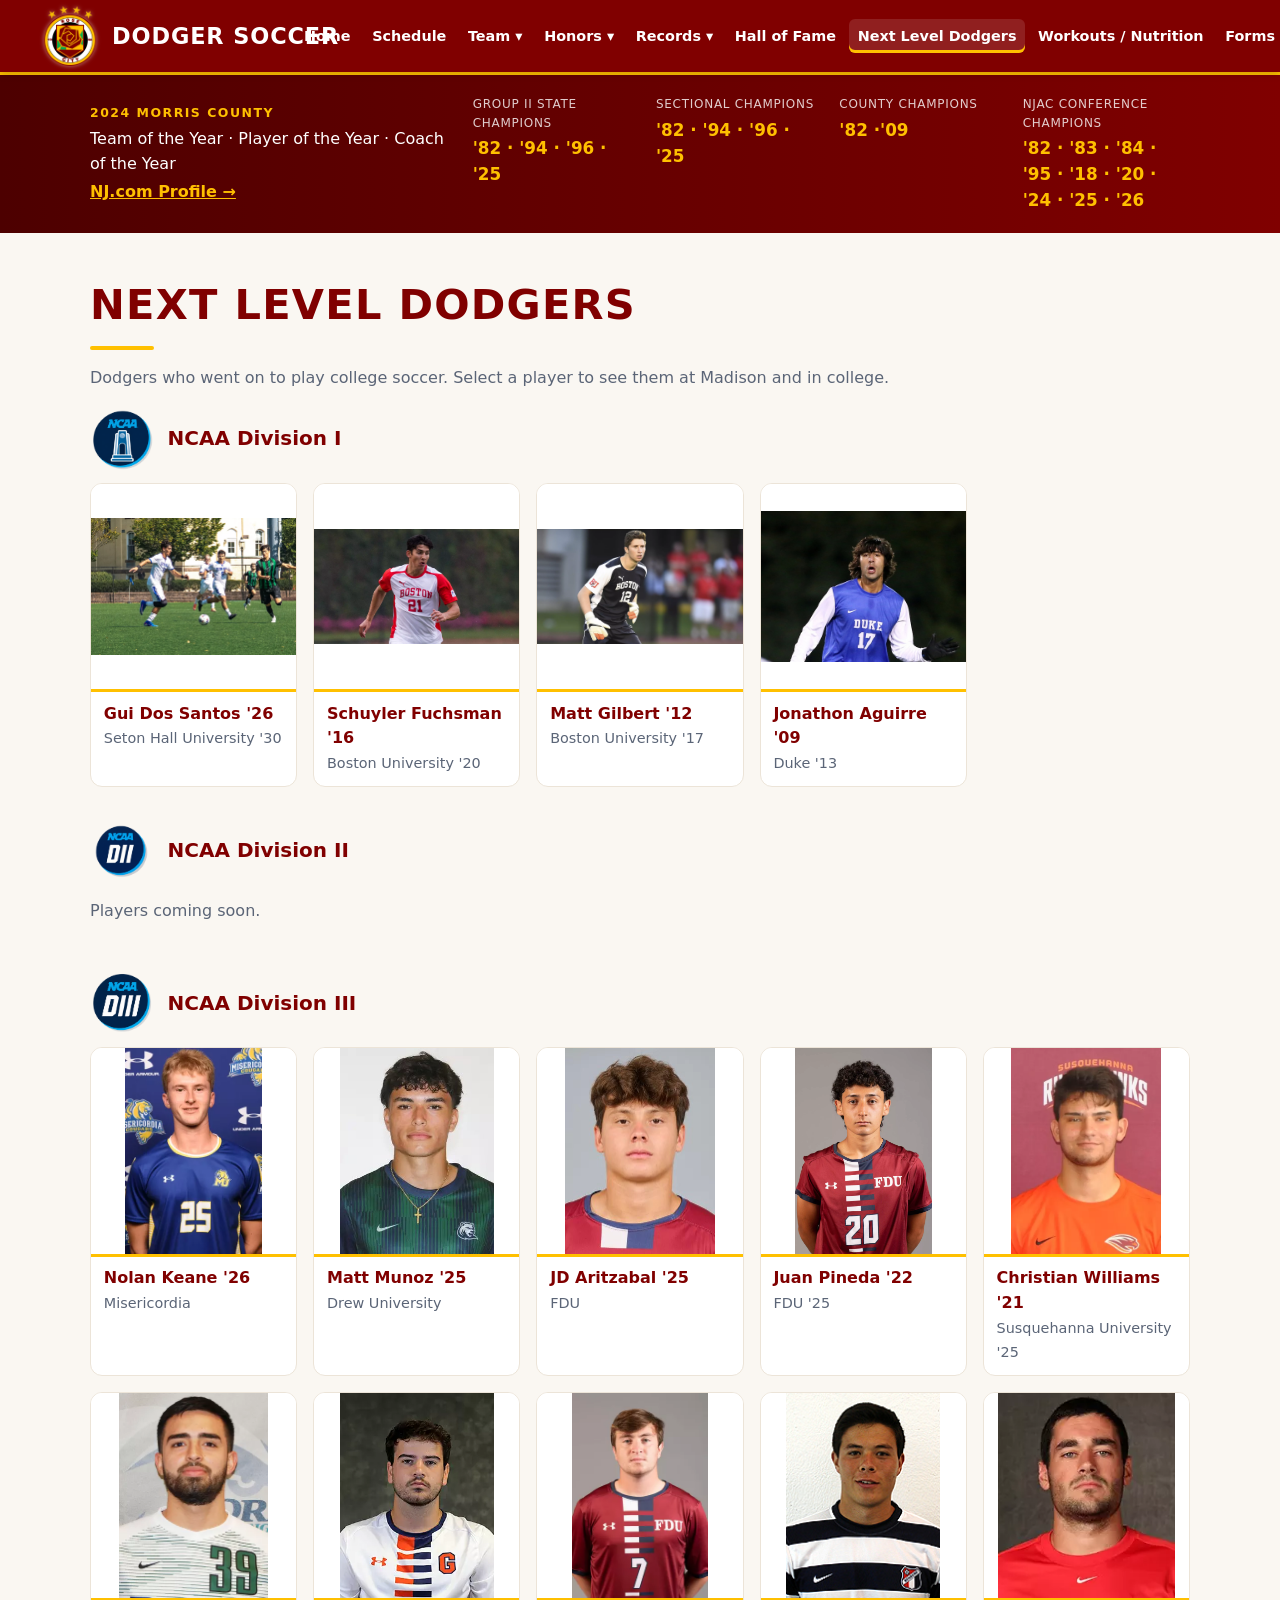
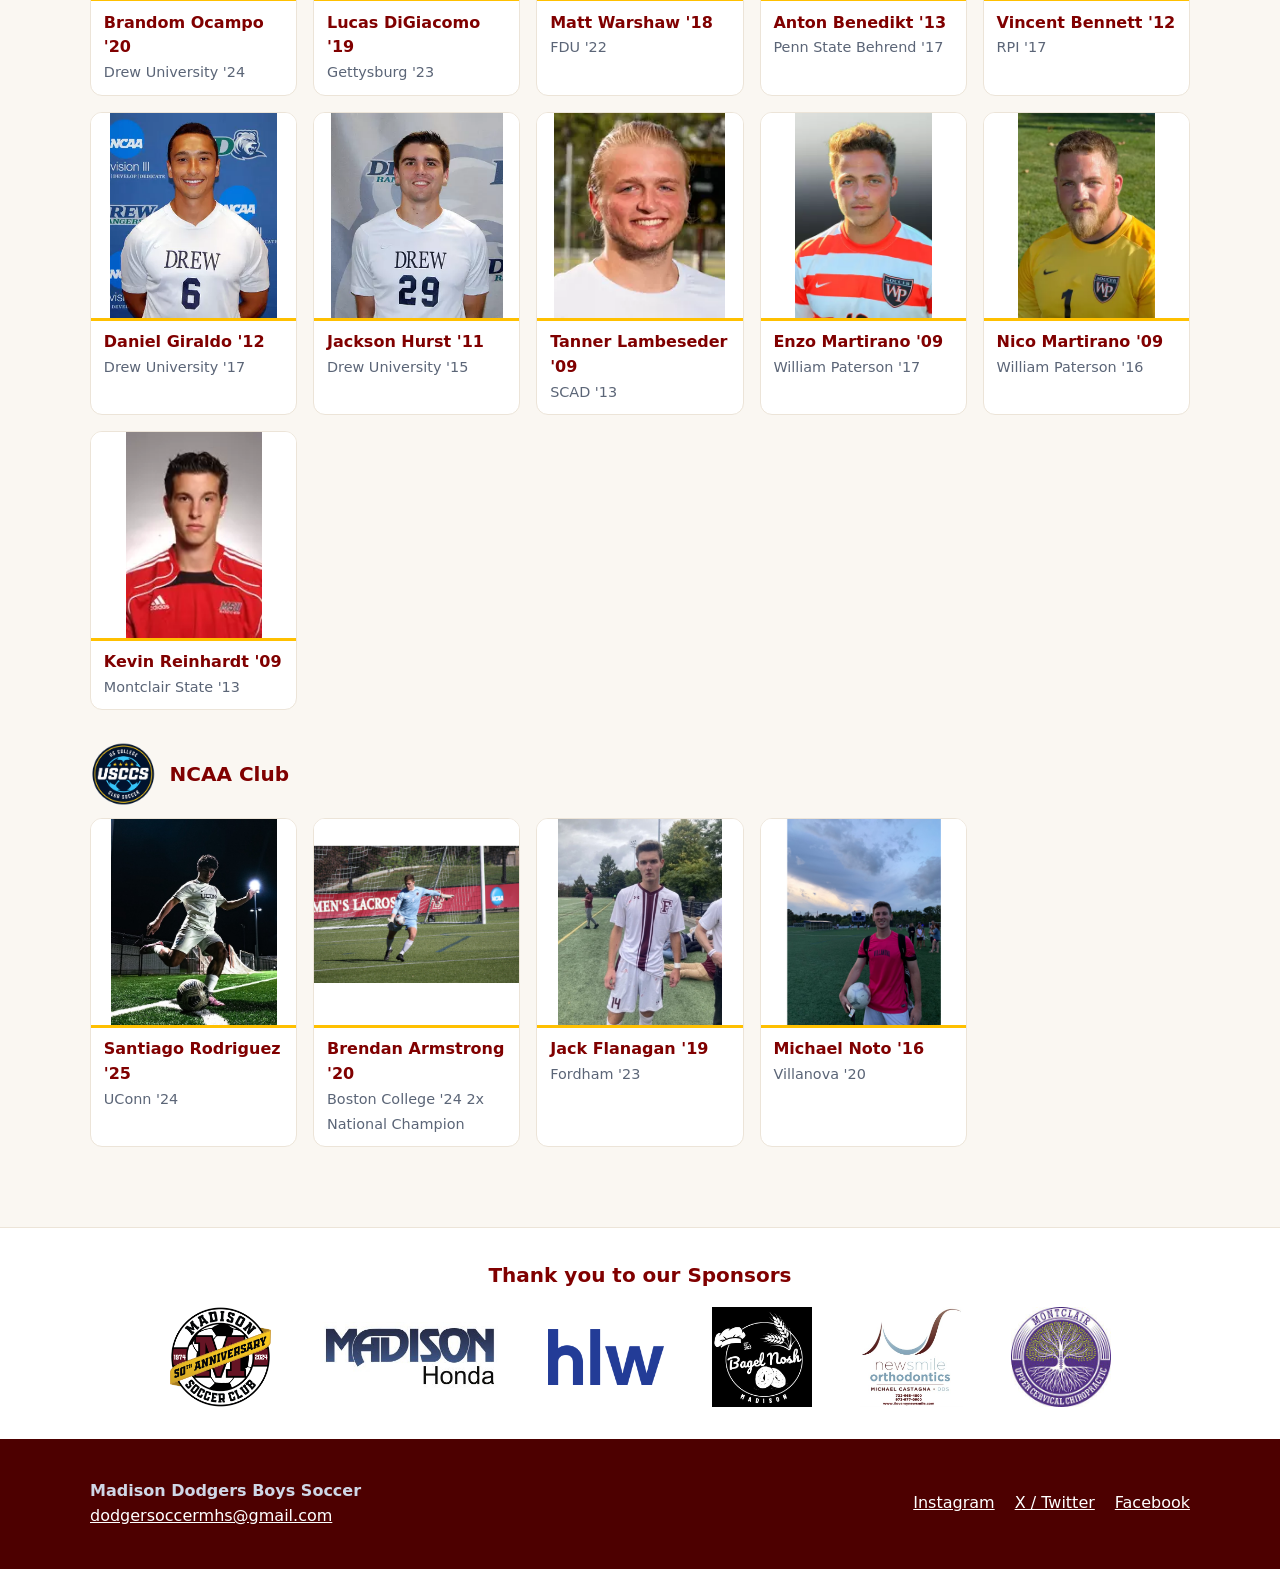
<file: next-level-dodgers.html>
<!DOCTYPE html>
<html lang="en">
<head>
<meta charset="utf-8">
<meta name="viewport" content="width=device-width, initial-scale=1">
<title>Next Level Dodgers | Dodger Soccer</title>
<meta name="description" content="Madison High School Dodgers boys soccer — schedules, coaches, honors, records and forms.">
<meta property="og:title" content="Dodger Soccer">
<meta property="og:image" content="images/logo.png">
<link rel="icon" href="images/logo.png">
<link rel="stylesheet" href="css/style.css">
<link rel="preconnect" href="https://fonts.googleapis.com">
<link rel="preconnect" href="https://fonts.gstatic.com" crossorigin>
<link rel="stylesheet" href="https://fonts.googleapis.com/css2?family=Barlow+Condensed:ital,wght@1,800&display=swap">
<link rel="stylesheet" href="css/cards.css">
</head>
<body>
<a class="skip" href="#main">Skip to content</a>
<header class="site-header">
  <div class="wrap header-inner">
    <a class="brand" href="index.html">
      <img src="images/logo.png" alt="" width="56" height="56">
      <span>DODGER SOCCER</span>
    </a>
    <button class="menu-toggle" type="button" aria-expanded="false" aria-controls="site-nav">Menu</button>
    <nav id="site-nav" aria-label="Main">
      <ul class="nav">
<li><a href="index.html">Home</a></li>
<li><a href="calendar.html">Schedule</a></li>
<li class="has-sub"><button type="button" class="sub-toggle" aria-expanded="false">Team <span aria-hidden="true">▾</span></button><ul class="sub"><li><a href="roster.html">Roster</a></li><li><a href="coaches.html">Coaches</a></li></ul></li>
<li class="has-sub"><button type="button" class="sub-toggle" aria-expanded="false">Honors <span aria-hidden="true">▾</span></button><ul class="sub"><li><a href="national-recognition.html">National Recognition</a></li><li><a href="all-state.html">All-State</a></li><li><a href="all-county.html">All-County</a></li></ul></li>
<li class="has-sub"><button type="button" class="sub-toggle" aria-expanded="false">Records <span aria-hidden="true">▾</span></button><ul class="sub"><li><a href="season-records.html">Season Records</a></li><li><a href="all-time-list.html">All-Time List</a></li></ul></li>
<li><a href="hall-of-fame.html">Hall of Fame</a></li>
<li><a href="next-level-dodgers.html" aria-current="page">Next Level Dodgers</a></li>
<li><a href="workouts-nutrition.html">Workouts / Nutrition</a></li>
<li><a href="forms.html">Forms</a></li>
      </ul>
    </nav>
  </div>
</header>

<section class="banner">
  <div class="wrap banner-inner">
    <div class="poy">
      <p class="kicker">2024 Morris County</p>
      <p>Team of the Year · Player of the Year · Coach of the Year</p>
      <a href="https://highschoolsports.nj.com/school/madison-madison/boyssoccer" target="_blank" rel="noopener">NJ.com Profile →</a>
    </div>
    <dl class="titles">
      <div><dt>Group II State Champions</dt><dd>'82 · '94 · '96 · '25</dd></div>
      <div><dt>Sectional Champions</dt><dd>'82 · '94 · '96 · '25</dd></div>
      <div><dt>County Champions</dt><dd>'82 ·'09</dd></div>
      <div><dt>NJAC Conference Champions</dt><dd>'82 · '83 · '84 · '95 · '18 · '20 · '24 · '25 · '26</dd></div>
    </dl>
  </div>
</section>

<main id="main" class="wrap">
<h1>Next Level Dodgers</h1>
<p class="lede">Dodgers who went on to play college soccer. Select a player to see them at Madison and in college.</p>

<!-- ===== NCAA Division I ===== -->
<section>
  <h2 class="level-head"><span class="level-logo"><img src="images/next-level/levels/ncaa-di.jpg" alt="NCAA Division I logo" onerror="this.parentNode.classList.add('empty');this.remove()"></span>NCAA Division I</h2>
  <div class="gallery">
    <figure><img src="images/next-level/gui-dos-santos.jpg" alt="Gui Dos Santos '26" loading="lazy"><figcaption><strong>Gui Dos Santos '26</strong><span>Seton Hall University '30</span></figcaption></figure>
    <figure><img src="images/next-level/schuyler-fuchsman.jpg" alt="Schuyler Fuchsman '16" loading="lazy"><figcaption><strong>Schuyler Fuchsman '16</strong><span>Boston University '20</span></figcaption></figure>
    <figure><img src="images/next-level/matt-gilbert.jpg" alt="Matt Gilbert '12" loading="lazy"><figcaption><strong>Matt Gilbert '12</strong><span>Boston University '17</span></figcaption></figure>
    <figure><img src="images/next-level/jonathon-aguirre.jpg" alt="Jonathon Aguirre '09" loading="lazy"><figcaption><strong>Jonathon Aguirre '09</strong><span>Duke '13</span></figcaption></figure>
  </div>
</section>

<!-- ===== NCAA Division II ===== -->
<section>
  <h2 class="level-head"><span class="level-logo"><img src="images/next-level/levels/ncaa-dii.jpg" alt="NCAA Division II logo" onerror="this.parentNode.classList.add('empty');this.remove()"></span>NCAA Division II</h2>
  <!-- TO ADD A DIVISION II PLAYER: delete the "Players coming soon" line, then paste a line like this
       inside the gallery (copy one from another section and change the details):
       <figure><img src="images/next-level/player-name.jpg" alt="Player Name 'YY" loading="lazy"><figcaption><strong>Player Name 'YY</strong><span>College Name 'YY</span></figcaption></figure> -->
  <p class="muted">Players coming soon.</p>
  <div class="gallery">
  </div>
</section>

<!-- ===== NCAA Division III ===== -->
<section>
  <h2 class="level-head"><span class="level-logo"><img src="images/next-level/levels/ncaa-diii.jpg" alt="NCAA Division III logo" onerror="this.parentNode.classList.add('empty');this.remove()"></span>NCAA Division III</h2>
  <div class="gallery">
    <figure><img src="images/next-level/nolan-keane.jpg" alt="Nolan Keane '26" loading="lazy"><figcaption><strong>Nolan Keane '26</strong><span>Misericordia</span></figcaption></figure>
    <figure><img src="images/next-level/mm.jpg" alt="Matt Munoz '25" loading="lazy"><figcaption><strong>Matt Munoz '25</strong><span>Drew University</span></figcaption></figure>
    <figure><img src="images/next-level/jd.jpg" alt="JD Aritzabal '25" loading="lazy"><figcaption><strong>JD Aritzabal '25</strong><span>FDU</span></figcaption></figure>
    <figure><img src="images/next-level/Juan-Pineda.jpg" alt="Juan Pineda '22" loading="lazy"><figcaption><strong>Juan Pineda '22</strong><span>FDU '25</span></figcaption></figure>
    <figure><img src="images/next-level/christian-williams.jpg" alt="Christian Williams '21" loading="lazy"><figcaption><strong>Christian Williams '21</strong><span>Susquehanna University '25</span></figcaption></figure>
    <figure><img src="images/next-level/Brandom-Ocampo.jpg" alt="Brandom Ocampo '20" loading="lazy"><figcaption><strong>Brandom Ocampo '20</strong><span>Drew University '24</span></figcaption></figure>
    <figure><img src="images/next-level/lucas-digiacomo.jpg" alt="Lucas DiGiacomo '19" loading="lazy"><figcaption><strong>Lucas DiGiacomo '19</strong><span>Gettysburg '23</span></figcaption></figure>
    <figure><img src="images/next-level/matt-warshaw.jpg" alt="Matt Warshaw '18" loading="lazy"><figcaption><strong>Matt Warshaw '18</strong><span>FDU '22</span></figcaption></figure>
    <figure><img src="images/next-level/Anton-Benedikt.jpg" alt="Anton Benedikt '13" loading="lazy"><figcaption><strong>Anton Benedikt '13</strong><span>Penn State Behrend '17</span></figcaption></figure>
    <figure><img src="images/next-level/vincent-bennett.jpg" alt="Vincent Bennett '12" loading="lazy"><figcaption><strong>Vincent Bennett '12</strong><span>RPI '17</span></figcaption></figure>
    <figure><img src="images/next-level/daniel-giraldo.jpg" alt="Daniel Giraldo '12" loading="lazy"><figcaption><strong>Daniel Giraldo '12</strong><span>Drew University '17</span></figcaption></figure>
    <figure><img src="images/next-level/jackson-hurst.jpg" alt="Jackson Hurst '11" loading="lazy"><figcaption><strong>Jackson Hurst '11</strong><span>Drew University '15</span></figcaption></figure>
    <figure><img src="images/next-level/tanner-lambeseder.jpg" alt="Tanner Lambeseder '09" loading="lazy"><figcaption><strong>Tanner Lambeseder '09</strong><span>SCAD '13</span></figcaption></figure>
    <figure><img src="images/next-level/enzo-martirano.jpg" alt="Enzo Martirano '09" loading="lazy"><figcaption><strong>Enzo Martirano '09</strong><span>William Paterson '17</span></figcaption></figure>
    <figure><img src="images/next-level/nico-martirano.jpg" alt="Nico Martirano '09" loading="lazy"><figcaption><strong>Nico Martirano '09</strong><span>William Paterson '16</span></figcaption></figure>
    <figure><img src="images/next-level/kevin-reinhardt.jpg" alt="Kevin Reinhardt '09" loading="lazy"><figcaption><strong>Kevin Reinhardt '09</strong><span>Montclair State '13</span></figcaption></figure>
  </div>
</section>

<!-- ===== NCAA Club ===== -->
<section>
  <h2 class="level-head"><span class="level-logo"><img src="images/next-level/levels/ncaa-club.jpg" alt="NCAA Club logo" onerror="this.parentNode.classList.add('empty');this.remove()"></span>NCAA Club</h2>
  <!-- TO ADD A CLUB PLAYER: save the photo in images/next-level/, then on one of the lines below
       change club-placeholder.jpg to the photo's file name and replace Player Name 'YY / College Name 'YY.
       Copy a whole <figure>...</figure> line to add more; delete one to remove it. -->
  <div class="gallery">
    <figure><img src="images/next-level/santi-rodriguez.jpg" alt="Santiago Rodriguez '25" loading="lazy"><figcaption><strong>Santiago Rodriguez '25</strong><span>UConn '24</span></figcaption></figure>
    <figure><img src="images/next-level/brendan-armstrong.jpg" alt="Brendan Armstrong '20" loading="lazy"><figcaption><strong>Brendan Armstrong '20</strong><span>Boston College '24      2x National Champion</span></figcaption></figure>
    <figure><img src="images/next-level/jack-flanagan.jpg" alt="Jack Flanagan '19" loading="lazy"><figcaption><strong>Jack Flanagan '19</strong><span>Fordham '23</span></figcaption></figure>
    <figure><img src="images/next-level/michael-noto.jpg" alt="Michael Noto '17" loading="lazy"><figcaption><strong>Michael Noto '16</strong><span>Villanova '20</span></figcaption></figure>
  </div>
</section>

</main>

<section class="sponsors">
  <div class="wrap">
    <h2>Thank you to our Sponsors</h2>
    <ul class="sponsor-list"><li><img src="images/msc-50th.png" alt="Madison Soccer Club 50th Anniversary" loading="lazy"></li><li><img src="images/madison-honda.jpg" alt="Madison Honda" loading="lazy"></li><li><img src="images/hlw.png" alt="HLW" loading="lazy"></li><li><img src="images/bagel-nosh.jpg" alt="Bagel Nosh Madison" loading="lazy"></li><li><img src="images/newsmile-orthodontics.jpg" alt="Newsmile Orthodontics, Michael Castagna DDS" loading="lazy"></li><li><img src="images/montclair-ucc.jpg" alt="Montclair Upper Cervical Chiropractic" loading="lazy"></li></ul>
  </div>
</section>

<footer class="site-footer">
  <div class="wrap footer-inner">
    <p><strong>Madison Dodgers Boys Soccer</strong><br>
    <a href="mailto:dodgersoccermhs@gmail.com">dodgersoccermhs@gmail.com</a></p>
    <ul class="social">
      <li><a href="https://www.instagram.com/dodger_soccer/" target="_blank" rel="noopener">Instagram</a></li>
      <li><a href="https://twitter.com/coachvasquezMHS" target="_blank" rel="noopener">X / Twitter</a></li>
      <li><a href="https://www.facebook.com/groups/1421674364746656" target="_blank" rel="noopener">Facebook</a></li>
    </ul>
  </div>
</footer>
<script src="js/next-level-data.js"></script>
<script src="js/next-level.js"></script>
<script src="js/main.js"></script>
</body>
</html>
</file>
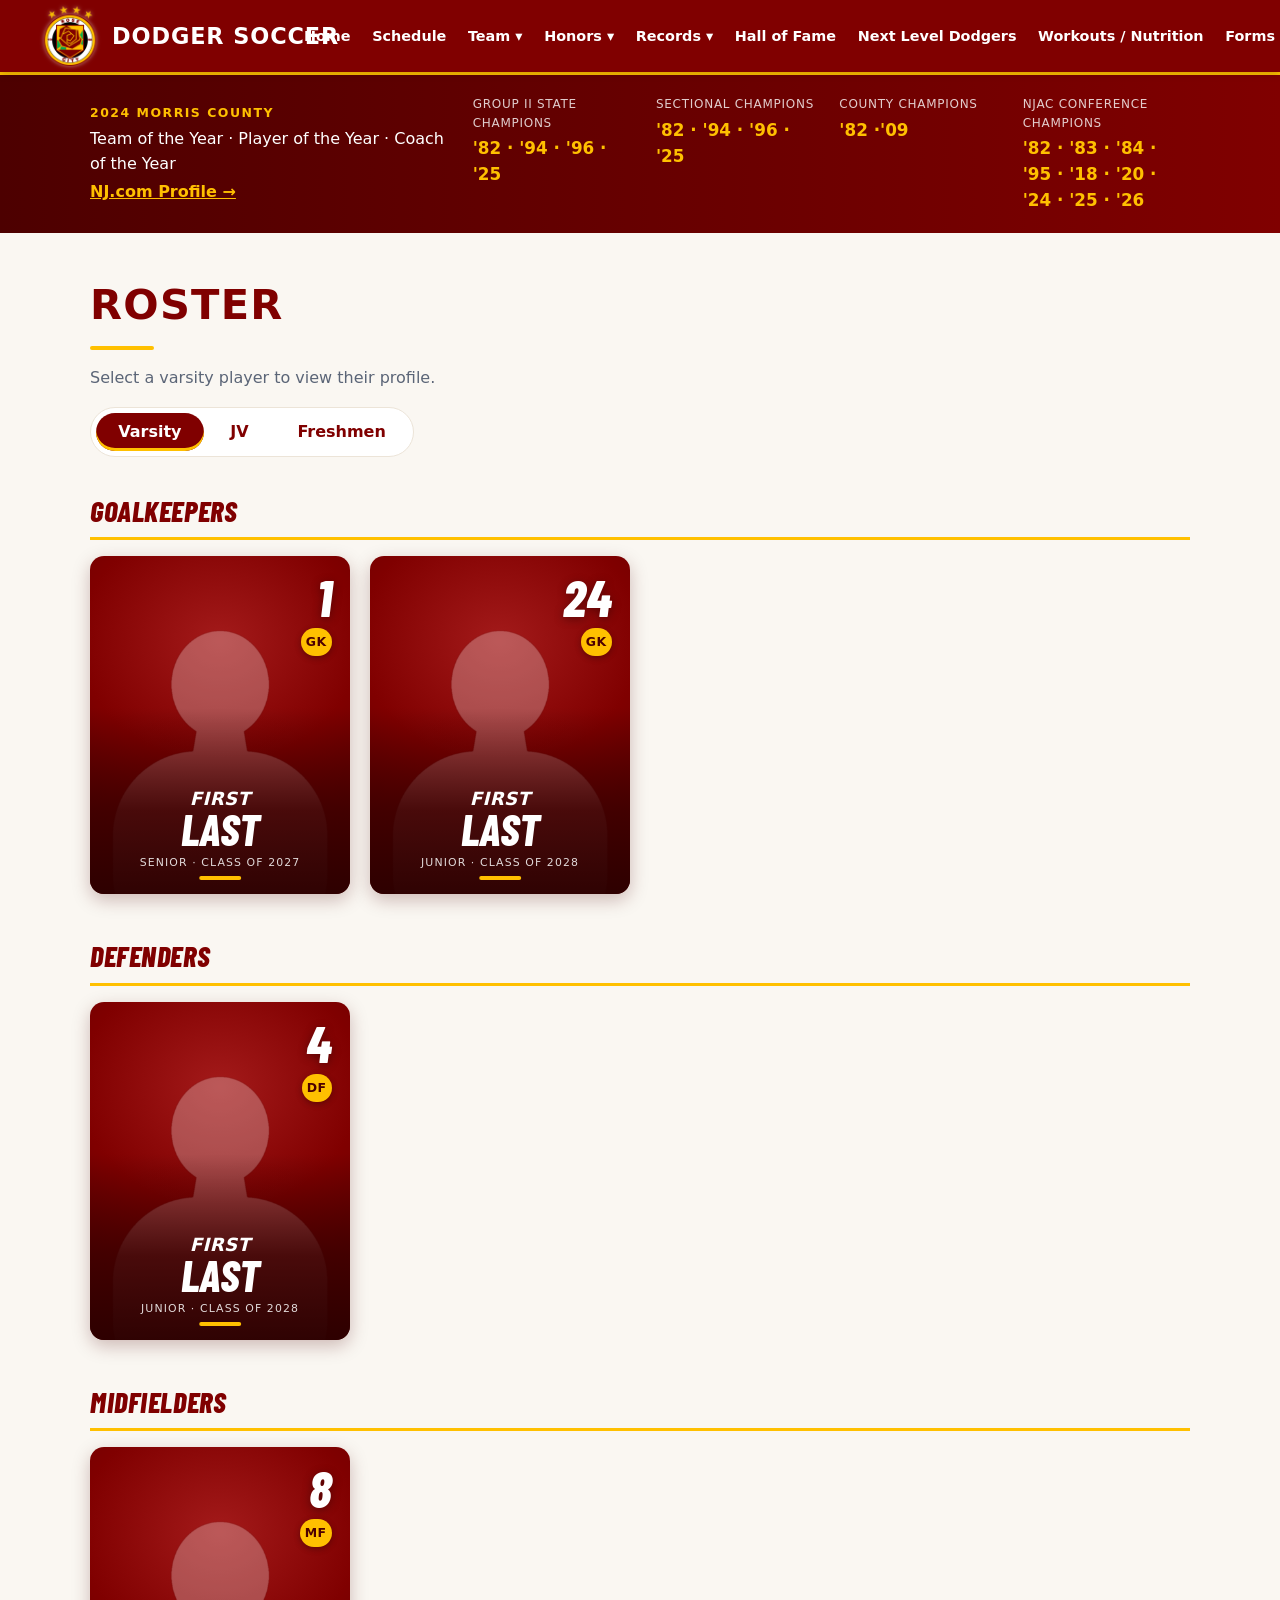
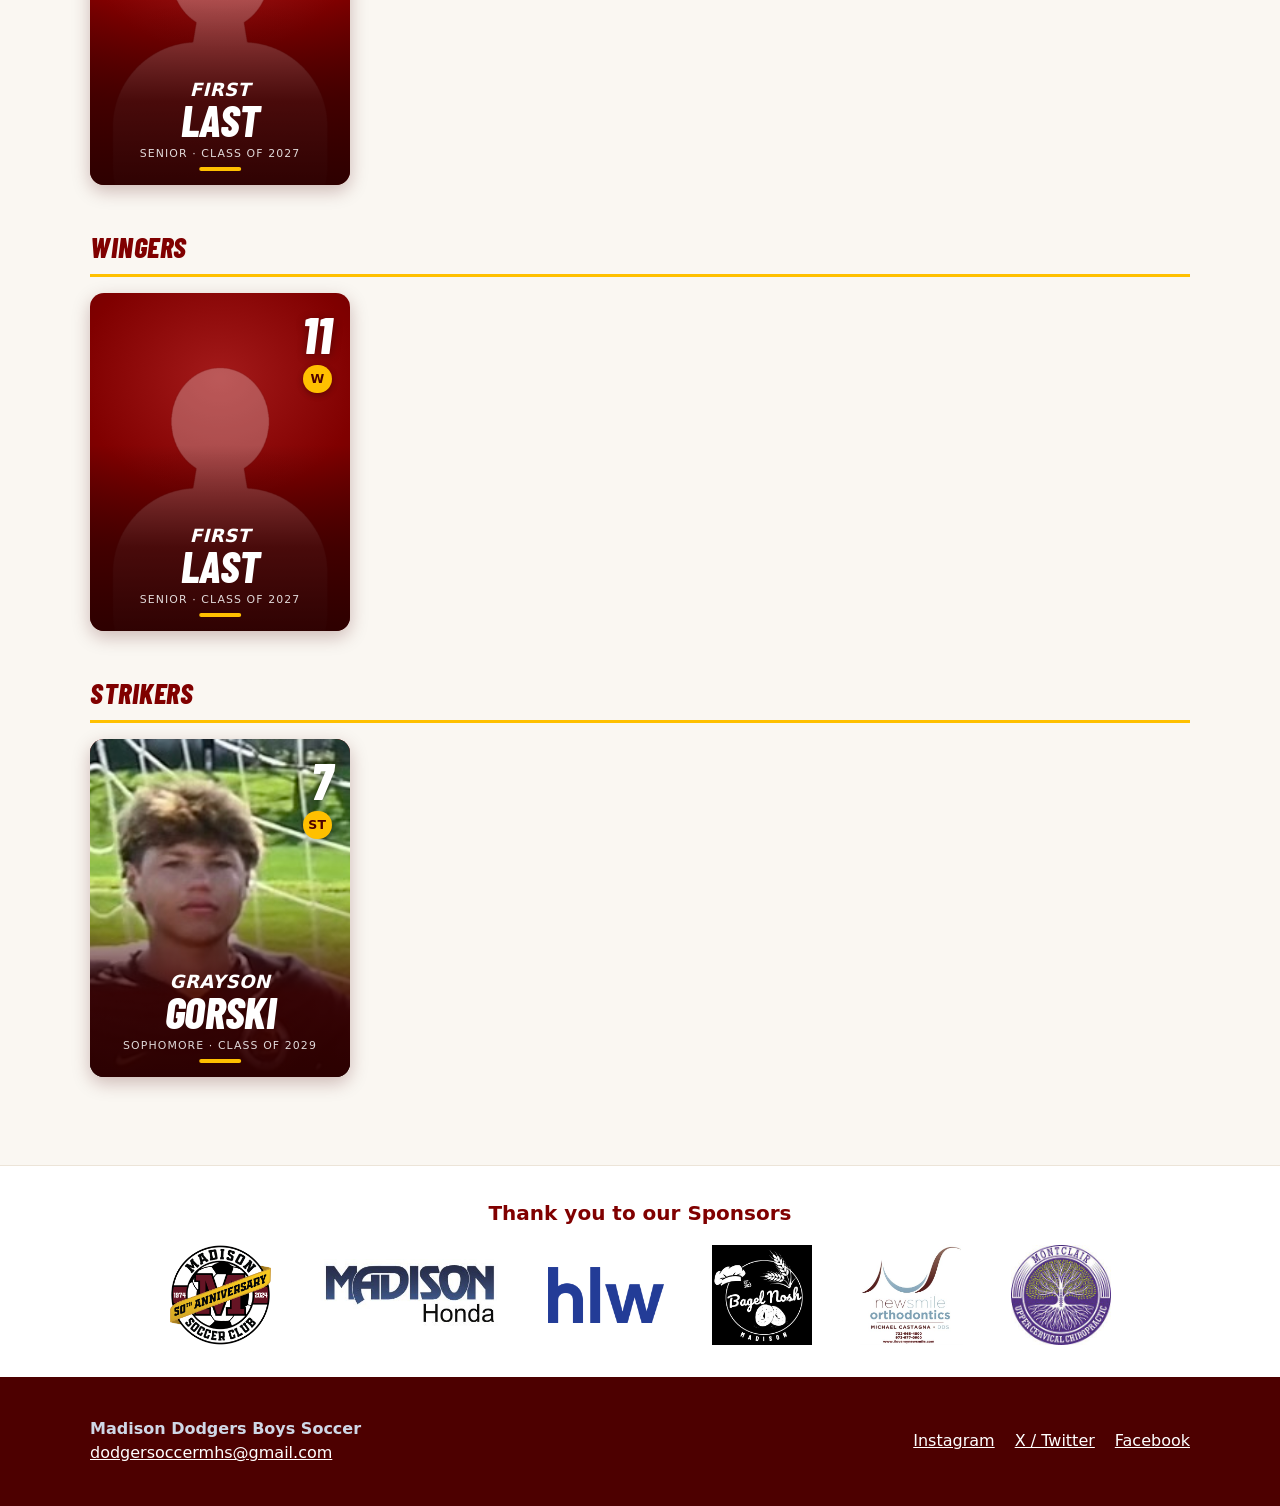
<file: roster.html>
<!DOCTYPE html>
<html lang="en">
<head>
<meta charset="utf-8">
<meta name="viewport" content="width=device-width, initial-scale=1">
<title>Roster | Dodger Soccer</title>
<meta name="description" content="Madison High School Dodgers boys soccer — schedules, coaches, honors, records and forms.">
<meta property="og:title" content="Dodger Soccer">
<meta property="og:image" content="images/logo.png">
<link rel="icon" href="images/logo.png">
<link rel="stylesheet" href="css/style.css">
<link rel="preconnect" href="https://fonts.googleapis.com">
<link rel="preconnect" href="https://fonts.gstatic.com" crossorigin>
<link rel="stylesheet" href="https://fonts.googleapis.com/css2?family=Barlow+Condensed:ital,wght@1,800&display=swap">
<link rel="stylesheet" href="css/cards.css">
</head>
<body>
<a class="skip" href="#main">Skip to content</a>
<header class="site-header">
  <div class="wrap header-inner">
    <a class="brand" href="index.html">
      <img src="images/logo.png" alt="" width="56" height="56">
      <span>DODGER SOCCER</span>
    </a>
    <button class="menu-toggle" type="button" aria-expanded="false" aria-controls="site-nav">Menu</button>
    <nav id="site-nav" aria-label="Main">
      <ul class="nav">
<li><a href="index.html">Home</a></li>
<li><a href="calendar.html">Schedule</a></li>
<li class="has-sub"><button type="button" class="sub-toggle" aria-expanded="false">Team <span aria-hidden="true">▾</span></button><ul class="sub"><li><a href="roster.html">Roster</a></li><li><a href="coaches.html">Coaches</a></li></ul></li>
<li class="has-sub"><button type="button" class="sub-toggle" aria-expanded="false">Honors <span aria-hidden="true">▾</span></button><ul class="sub"><li><a href="national-recognition.html">National Recognition</a></li><li><a href="all-state.html">All-State</a></li><li><a href="all-county.html">All-County</a></li></ul></li>
<li class="has-sub"><button type="button" class="sub-toggle" aria-expanded="false">Records <span aria-hidden="true">▾</span></button><ul class="sub"><li><a href="season-records.html">Season Records</a></li><li><a href="all-time-list.html">All-Time List</a></li></ul></li>
<li><a href="hall-of-fame.html">Hall of Fame</a></li>
<li><a href="next-level-dodgers.html">Next Level Dodgers</a></li>
<li><a href="workouts-nutrition.html">Workouts / Nutrition</a></li>
<li><a href="forms.html">Forms</a></li>
      </ul>
    </nav>
  </div>
</header>

<section class="banner">
  <div class="wrap banner-inner">
    <div class="poy">
      <p class="kicker">2024 Morris County</p>
      <p>Team of the Year · Player of the Year · Coach of the Year</p>
      <a href="https://highschoolsports.nj.com/school/madison-madison/boyssoccer" target="_blank" rel="noopener">NJ.com Profile →</a>
    </div>
    <dl class="titles">
      <div><dt>Group II State Champions</dt><dd>'82 · '94 · '96 · '25</dd></div>
      <div><dt>Sectional Champions</dt><dd>'82 · '94 · '96 · '25</dd></div>
      <div><dt>County Champions</dt><dd>'82 ·'09</dd></div>
      <div><dt>NJAC Conference Champions</dt><dd>'82 · '83 · '84 · '95 · '18 · '20 · '24 · '25 · '26</dd></div>
    </dl>
  </div>
</section>

<main id="main" class="wrap wide">
<h1>Roster</h1>
<div id="roster">
  <p class="lede">Select a varsity player to view their profile.</p>
  <div class="level-tabs" role="tablist" aria-label="Team level">
    <button type="button" role="tab" data-level="varsity" aria-controls="level-varsity">Varsity</button>
    <button type="button" role="tab" data-level="jv" aria-controls="level-jv">JV</button>
    <button type="button" role="tab" data-level="freshmen" aria-controls="level-freshmen">Freshmen</button>
  </div>
  <div id="level-varsity" role="tabpanel"></div>
  <div id="level-jv" role="tabpanel" hidden></div>
  <div id="level-freshmen" role="tabpanel" hidden></div>
</div>
<dialog id="player-profile" class="hof-dialog" aria-labelledby="player-name">
  <button type="button" class="hof-close" aria-label="Close">&times;</button>
  <div class="hof-body"></div>
</dialog>
<!-- To edit the roster, open js/roster-data.js -->
</main>

<section class="sponsors">
  <div class="wrap">
    <h2>Thank you to our Sponsors</h2>
    <ul class="sponsor-list"><li><img src="images/msc-50th.png" alt="Madison Soccer Club 50th Anniversary" loading="lazy"></li><li><img src="images/madison-honda.jpg" alt="Madison Honda" loading="lazy"></li><li><img src="images/hlw.png" alt="HLW" loading="lazy"></li><li><img src="images/bagel-nosh.jpg" alt="Bagel Nosh Madison" loading="lazy"></li><li><img src="images/newsmile-orthodontics.jpg" alt="Newsmile Orthodontics, Michael Castagna DDS" loading="lazy"></li><li><img src="images/montclair-ucc.jpg" alt="Montclair Upper Cervical Chiropractic" loading="lazy"></li></ul>
  </div>
</section>

<footer class="site-footer">
  <div class="wrap footer-inner">
    <p><strong>Madison Dodgers Boys Soccer</strong><br>
    <a href="mailto:dodgersoccermhs@gmail.com">dodgersoccermhs@gmail.com</a></p>
    <ul class="social">
      <li><a href="https://www.instagram.com/dodger_soccer/" target="_blank" rel="noopener">Instagram</a></li>
      <li><a href="https://twitter.com/coachvasquezMHS" target="_blank" rel="noopener">X / Twitter</a></li>
      <li><a href="https://www.facebook.com/groups/1421674364746656" target="_blank" rel="noopener">Facebook</a></li>
    </ul>
  </div>
</footer>
<script src="js/roster-data.js"></script>
<script src="js/cards.js"></script>
<script src="js/main.js"></script>
</body>
</html>
</file>
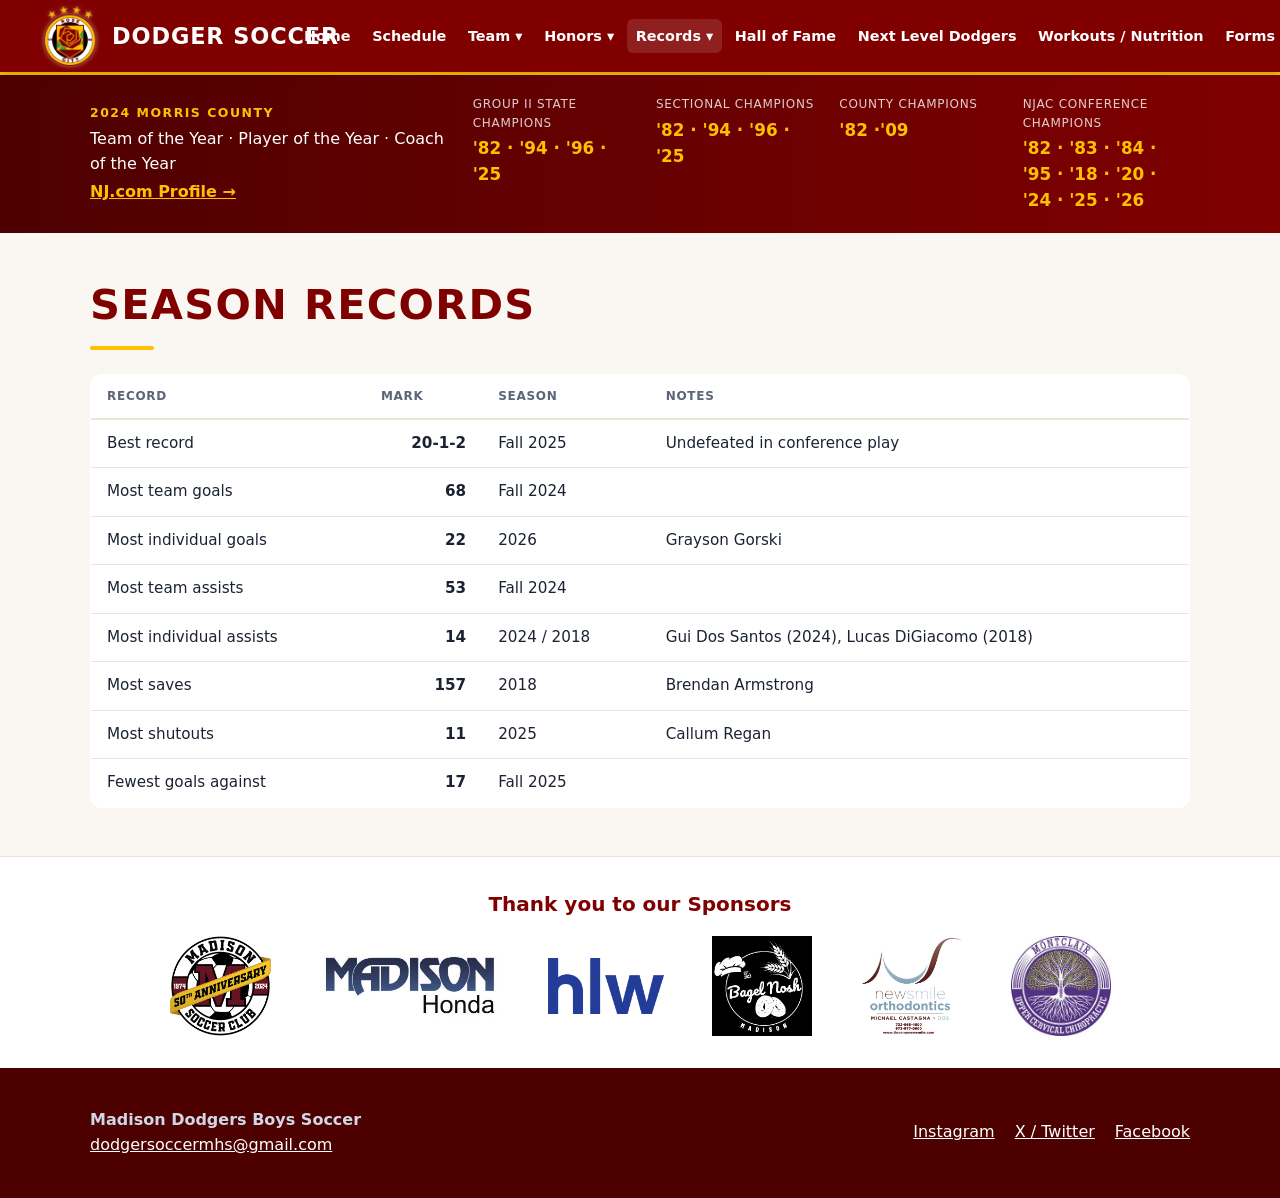
<file: season-records.html>
<!DOCTYPE html>
<html lang="en">
<head>
<meta charset="utf-8">
<meta name="viewport" content="width=device-width, initial-scale=1">
<title>Season Records | Dodger Soccer</title>
<meta name="description" content="Madison High School Dodgers boys soccer — schedules, coaches, honors, records and forms.">
<meta property="og:title" content="Dodger Soccer">
<meta property="og:image" content="images/logo.png">
<link rel="icon" href="images/logo.png">
<link rel="stylesheet" href="css/style.css">
</head>
<body>
<a class="skip" href="#main">Skip to content</a>
<header class="site-header">
  <div class="wrap header-inner">
    <a class="brand" href="index.html">
      <img src="images/logo.png" alt="" width="56" height="56">
      <span>DODGER SOCCER</span>
    </a>
    <button class="menu-toggle" type="button" aria-expanded="false" aria-controls="site-nav">Menu</button>
    <nav id="site-nav" aria-label="Main">
      <ul class="nav">
<li><a href="index.html">Home</a></li>
<li><a href="calendar.html">Schedule</a></li>
<li class="has-sub"><button type="button" class="sub-toggle" aria-expanded="false">Team <span aria-hidden="true">▾</span></button><ul class="sub"><li><a href="roster.html">Roster</a></li><li><a href="coaches.html">Coaches</a></li></ul></li>
<li class="has-sub"><button type="button" class="sub-toggle" aria-expanded="false">Honors <span aria-hidden="true">▾</span></button><ul class="sub"><li><a href="national-recognition.html">National Recognition</a></li><li><a href="all-state.html">All-State</a></li><li><a href="all-county.html">All-County</a></li></ul></li>
<li class="has-sub active"><button type="button" class="sub-toggle" aria-expanded="false">Records <span aria-hidden="true">▾</span></button><ul class="sub"><li><a href="season-records.html" aria-current="page">Season Records</a></li><li><a href="all-time-list.html">All-Time List</a></li></ul></li>
<li><a href="hall-of-fame.html">Hall of Fame</a></li>
<li><a href="next-level-dodgers.html">Next Level Dodgers</a></li>
<li><a href="workouts-nutrition.html">Workouts / Nutrition</a></li>
<li><a href="forms.html">Forms</a></li>
      </ul>
    </nav>
  </div>
</header>

<section class="banner">
  <div class="wrap banner-inner">
    <div class="poy">
      <p class="kicker">2024 Morris County</p>
      <p>Team of the Year · Player of the Year · Coach of the Year</p>
      <a href="https://highschoolsports.nj.com/school/madison-madison/boyssoccer" target="_blank" rel="noopener">NJ.com Profile →</a>
    </div>
    <dl class="titles">
      <div><dt>Group II State Champions</dt><dd>'82 · '94 · '96 · '25</dd></div>
      <div><dt>Sectional Champions</dt><dd>'82 · '94 · '96 · '25</dd></div>
      <div><dt>County Champions</dt><dd>'82 ·'09</dd></div>
      <div><dt>NJAC Conference Champions</dt><dd>'82 · '83 · '84 · '95 · '18 · '20 · '24 · '25 · '26</dd></div>
    </dl>
  </div>
</section>

<main id="main" class="wrap">
<h1>Season Records</h1>

<table class="list records">
<thead><tr><th>Record</th><th class="num">Mark</th><th>Season</th><th>Notes</th></tr></thead>
<tbody>
<tr><td>Best record</td><td class="num">20-1-2</td><td>Fall 2025</td><td>Undefeated in conference play</td></tr>
<tr><td>Most team goals</td><td class="num">68</td><td>Fall 2024</td><td></td></tr>
<tr><td>Most individual goals</td><td class="num">22</td><td>2026</td><td>Grayson Gorski</td></tr>
<tr><td>Most team assists</td><td class="num">53</td><td>Fall 2024</td><td></td></tr>
<tr><td>Most individual assists</td><td class="num">14</td><td>2024 / 2018</td><td>Gui Dos Santos (2024), Lucas DiGiacomo (2018)</td></tr>
<tr><td>Most saves</td><td class="num">157</td><td>2018</td><td>Brendan Armstrong</td></tr>
<tr><td>Most shutouts</td><td class="num">11</td><td>2025</td><td>Callum Regan</td></tr>
<tr><td>Fewest goals against</td><td class="num">17</td><td>Fall 2025</td><td></td></tr>
</tbody></table>

</main>

<section class="sponsors">
  <div class="wrap">
    <h2>Thank you to our Sponsors</h2>
    <ul class="sponsor-list"><li><img src="images/msc-50th.png" alt="Madison Soccer Club 50th Anniversary" loading="lazy"></li><li><img src="images/madison-honda.jpg" alt="Madison Honda" loading="lazy"></li><li><img src="images/hlw.png" alt="HLW" loading="lazy"></li><li><img src="images/bagel-nosh.jpg" alt="Bagel Nosh Madison" loading="lazy"></li><li><img src="images/newsmile-orthodontics.jpg" alt="Newsmile Orthodontics, Michael Castagna DDS" loading="lazy"></li><li><img src="images/montclair-ucc.jpg" alt="Montclair Upper Cervical Chiropractic" loading="lazy"></li></ul>
  </div>
</section>

<footer class="site-footer">
  <div class="wrap footer-inner">
    <p><strong>Madison Dodgers Boys Soccer</strong><br>
    <a href="mailto:dodgersoccermhs@gmail.com">dodgersoccermhs@gmail.com</a></p>
    <ul class="social">
      <li><a href="https://www.instagram.com/dodger_soccer/" target="_blank" rel="noopener">Instagram</a></li>
      <li><a href="https://twitter.com/coachvasquezMHS" target="_blank" rel="noopener">X / Twitter</a></li>
      <li><a href="https://www.facebook.com/groups/1421674364746656" target="_blank" rel="noopener">Facebook</a></li>
    </ul>
  </div>
</footer>
<script src="js/main.js"></script>
</body>
</html>
</file>
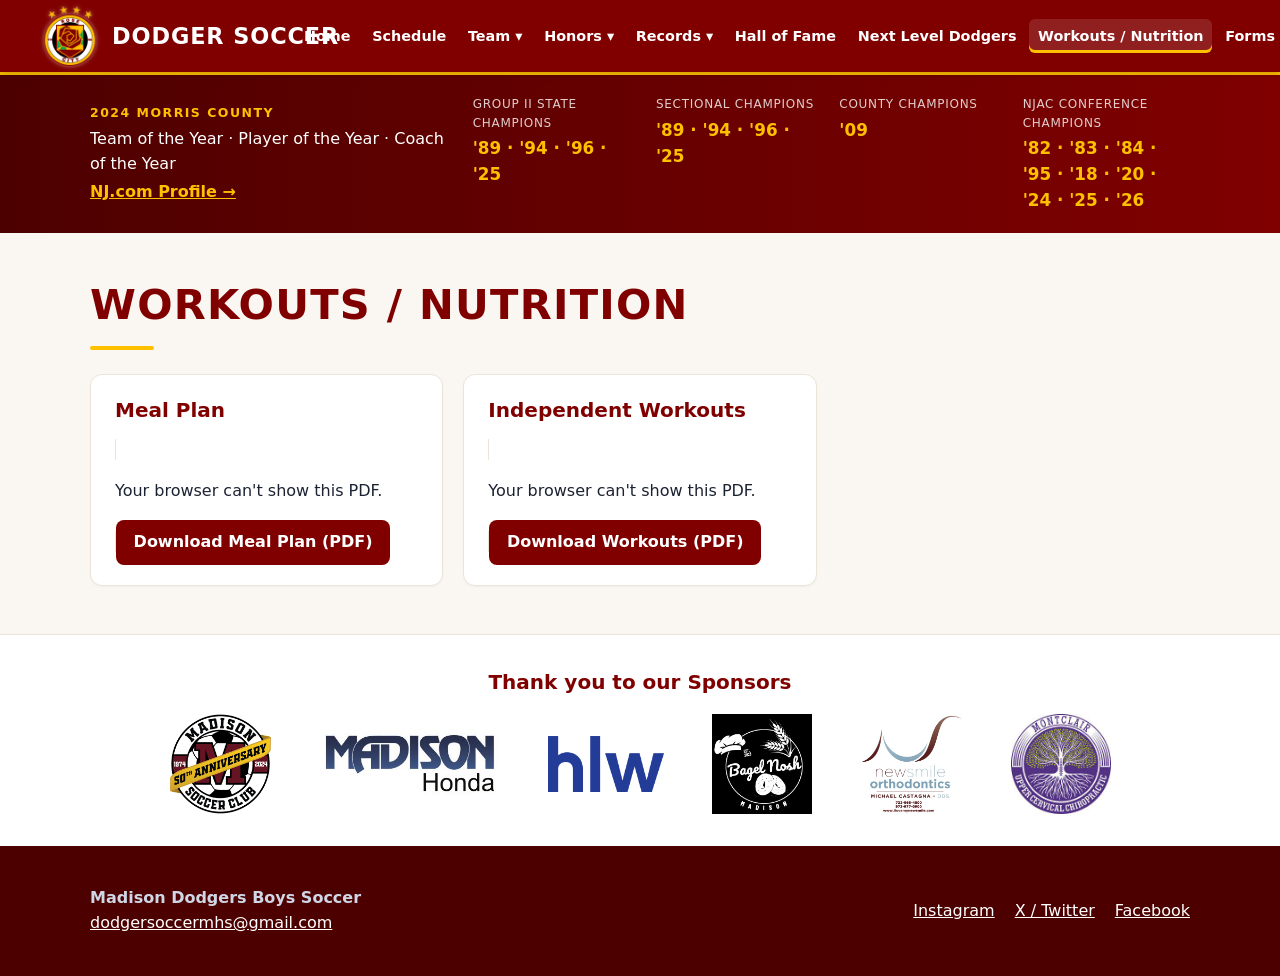
<file: workouts-nutrition.html>
<!DOCTYPE html>
<html lang="en">
<head>
<meta charset="utf-8">
<meta name="viewport" content="width=device-width, initial-scale=1">
<title>Workouts / Nutrition | Dodger Soccer</title>
<meta name="description" content="Madison High School Dodgers boys soccer — schedules, coaches, honors, records and forms.">
<meta property="og:title" content="Dodger Soccer">
<meta property="og:image" content="images/logo.png">
<link rel="icon" href="images/logo.png">
<link rel="stylesheet" href="css/style.css">
</head>
<body>
<a class="skip" href="#main">Skip to content</a>
<header class="site-header">
  <div class="wrap header-inner">
    <a class="brand" href="index.html">
      <img src="images/logo.png" alt="" width="56" height="56">
      <span>DODGER SOCCER</span>
    </a>
    <button class="menu-toggle" type="button" aria-expanded="false" aria-controls="site-nav">Menu</button>
    <nav id="site-nav" aria-label="Main">
      <ul class="nav">
<li><a href="index.html">Home</a></li>
<li><a href="calendar.html">Schedule</a></li>
<li class="has-sub"><button type="button" class="sub-toggle" aria-expanded="false">Team <span aria-hidden="true">▾</span></button><ul class="sub"><li><a href="roster.html">Roster</a></li><li><a href="coaches.html">Coaches</a></li></ul></li>
<li class="has-sub"><button type="button" class="sub-toggle" aria-expanded="false">Honors <span aria-hidden="true">▾</span></button><ul class="sub"><li><a href="national-recognition.html">National Recognition</a></li><li><a href="all-state.html">All-State</a></li><li><a href="all-county.html">All-County</a></li></ul></li>
<li class="has-sub"><button type="button" class="sub-toggle" aria-expanded="false">Records <span aria-hidden="true">▾</span></button><ul class="sub"><li><a href="season-records.html">Season Records</a></li><li><a href="all-time-list.html">All-Time List</a></li></ul></li>
<li><a href="hall-of-fame.html">Hall of Fame</a></li>
<li><a href="next-level-dodgers.html">Next Level Dodgers</a></li>
<li><a href="workouts-nutrition.html" aria-current="page">Workouts / Nutrition</a></li>
<li><a href="forms.html">Forms</a></li>
      </ul>
    </nav>
  </div>
</header>

<section class="banner">
  <div class="wrap banner-inner">
    <div class="poy">
      <p class="kicker">2024 Morris County</p>
      <p>Team of the Year · Player of the Year · Coach of the Year</p>
      <a href="https://highschoolsports.nj.com/school/madison-madison/boyssoccer" target="_blank" rel="noopener">NJ.com Profile →</a>
    </div>
    <dl class="titles">
      <div><dt>Group II State Champions</dt><dd>'89 · '94 · '96 · '25</dd></div>
      <div><dt>Sectional Champions</dt><dd>'89 · '94 · '96 · '25</dd></div>
      <div><dt>County Champions</dt><dd>'09</dd></div>
      <div><dt>NJAC Conference Champions</dt><dd>'82 · '83 · '84 · '95 · '18 · '20 · '24 · '25 · '26</dd></div>
    </dl>
  </div>
</section>

<main id="main" class="wrap wide">
<h1>Workouts / Nutrition</h1>

<div class="grid">
  <section class="card doc">
    <h2>Meal Plan</h2>
    <object data="docs/meal_plan.pdf" type="application/pdf"><p>Your browser can't show this PDF.</p></object>
    <a class="btn" href="docs/meal_plan.pdf" download>Download Meal Plan (PDF)</a>
  </section>
  <section class="card doc">
    <h2>Independent Workouts</h2>
    <object data="docs/pre-summer_workouts.pdf" type="application/pdf"><p>Your browser can't show this PDF.</p></object>
    <a class="btn" href="docs/pre-summer_workouts.pdf" download>Download Workouts (PDF)</a>
  </section>
</div>

</main>

<section class="sponsors">
  <div class="wrap">
    <h2>Thank you to our Sponsors</h2>
    <ul class="sponsor-list"><li><img src="images/msc-50th.png" alt="Madison Soccer Club 50th Anniversary" loading="lazy"></li><li><img src="images/madison-honda.jpg" alt="Madison Honda" loading="lazy"></li><li><img src="images/hlw.png" alt="HLW" loading="lazy"></li><li><img src="images/bagel-nosh.jpg" alt="Bagel Nosh Madison" loading="lazy"></li><li><img src="images/newsmile-orthodontics.jpg" alt="Newsmile Orthodontics, Michael Castagna DDS" loading="lazy"></li><li><img src="images/montclair-ucc.jpg" alt="Montclair Upper Cervical Chiropractic" loading="lazy"></li></ul>
  </div>
</section>

<footer class="site-footer">
  <div class="wrap footer-inner">
    <p><strong>Madison Dodgers Boys Soccer</strong><br>
    <a href="mailto:dodgersoccermhs@gmail.com">dodgersoccermhs@gmail.com</a></p>
    <ul class="social">
      <li><a href="https://www.instagram.com/dodger_soccer/" target="_blank" rel="noopener">Instagram</a></li>
      <li><a href="https://twitter.com/coachvasquezMHS" target="_blank" rel="noopener">X / Twitter</a></li>
      <li><a href="https://www.facebook.com/groups/1421674364746656" target="_blank" rel="noopener">Facebook</a></li>
    </ul>
  </div>
</footer>
<script src="js/main.js"></script>
</body>
</html>
</file>
<file: css/style.css>
/* ===== Dodger Soccer — edit these to change the site colors ===== */
:root {
  --maroon: #800000;
  --maroon-dark: #4d0000;
  --gold: #ffc000;
  --bg: #faf7f2;
  --card: #ffffff;
  --text: #1b2333;
  --muted: #5b6577;
  --line: #ece4d8;
  --radius: 12px;
  --font: system-ui, -apple-system, "Segoe UI", Roboto, Helvetica, Arial, sans-serif;
  --display: "Oswald", "Arial Narrow", Impact, var(--font);
}

* { box-sizing: border-box; }
html { scroll-behavior: smooth; }
body { margin: 0; font-family: var(--font); color: var(--text); background: var(--bg); line-height: 1.55; }
img { max-width: 100%; display: block; }
a { color: var(--maroon); }
.wrap { width: min(1100px, 100% - 2rem); margin-inline: auto; }
.skip { position: absolute; left: -999px; }
.skip:focus { left: 1rem; top: 1rem; background: #fff; padding: .5rem 1rem; z-index: 99; }

/* ----- Header / nav ----- */
.site-header { background: var(--maroon); color: #fff; position: sticky; top: 0; z-index: 50; box-shadow: 0 2px 8px rgba(0,0,0,.2); }
.header-inner { display: flex; align-items: center; justify-content: space-between; gap: 1rem; min-height: 72px; }
.brand { display: flex; align-items: center; gap: .75rem; color: #fff; text-decoration: none; font-family: var(--display); font-weight: 700; font-size: 1.4rem; letter-spacing: .04em; white-space: nowrap; }
.brand img { width: 60px; height: 60px; filter: drop-shadow(0 0 2px rgba(255,255,255,.5)); object-fit: contain; }
.nav { list-style: none; margin: 0; padding: 0; display: flex; gap: .25rem; align-items: center; }
.nav a, .sub-toggle { color: #fff; text-decoration: none; padding: .55rem .55rem; border-radius: 6px; font: 600 .9rem var(--font); background: none; border: 0; cursor: pointer; display: block; white-space: nowrap; }
.nav a:hover, .sub-toggle:hover, .nav a[aria-current="page"], .has-sub.active > .sub-toggle { background: rgba(255,255,255,.12); }
.nav a[aria-current="page"] { box-shadow: inset 0 -3px 0 var(--gold); }
.has-sub { position: relative; }
.sub { list-style: none; margin: 0; padding: .4rem; position: absolute; top: 100%; left: 0; min-width: 220px; background: var(--maroon-dark); border-radius: 8px; display: none; box-shadow: 0 8px 24px rgba(0,0,0,.25); }
.has-sub:hover .sub, .has-sub:focus-within .sub, .has-sub.open .sub { display: block; }
.menu-toggle { display: none; background: var(--gold); color: var(--maroon-dark); border: 0; border-radius: 6px; padding: .5rem .9rem; font-weight: 700; cursor: pointer; }

@media (max-width: 1220px) {
  .menu-toggle { display: block; }
  #site-nav { position: absolute; top: 100%; left: 0; right: 0; background: var(--maroon-dark); display: none; padding: .5rem 1rem 1rem; }
  #site-nav.open { display: block; }
  .nav { flex-direction: column; align-items: stretch; }
  .sub { position: static; display: none; box-shadow: none; padding-left: 1rem; }
  .has-sub:hover .sub { display: none; }
  .has-sub.open .sub { display: block; }
  .sub-toggle { width: 100%; text-align: left; }
}

/* ----- Honors banner ----- */
.banner { background: linear-gradient(90deg, var(--maroon-dark), var(--maroon)); color: #fff; border-top: 3px solid var(--gold); }
.banner-inner { display: grid; grid-template-columns: 1fr 2fr; gap: 1.5rem; padding-block: 1.25rem; align-items: center; }
.poy p { margin: 0 0 .25rem; }
.poy a { color: var(--gold); font-weight: 600; }
.kicker { text-transform: uppercase; letter-spacing: .12em; font-size: .78rem; color: var(--gold); font-weight: 700; }
.titles { display: grid; grid-template-columns: repeat(4, 1fr); gap: 1rem; margin: 0; }
.titles dt { font-size: .75rem; text-transform: uppercase; letter-spacing: .06em; opacity: .8; }
.titles dd { margin: .2rem 0 0; font-family: var(--display); font-weight: 700; font-size: 1.05rem; color: var(--gold); }
@media (max-width: 860px) {
  .banner-inner { grid-template-columns: 1fr; }
  .titles { grid-template-columns: 1fr 1fr; }
}

/* ----- Main ----- */
main { padding-block: 2.5rem 3rem; }
h1 { font-family: var(--display); color: var(--maroon); font-size: clamp(1.8rem, 4vw, 2.6rem); margin: 0 0 1.5rem; text-transform: uppercase; letter-spacing: .03em; }
h1::after { content: ""; display: block; width: 64px; height: 4px; background: var(--gold); margin-top: .5rem; border-radius: 2px; }
h2 { color: var(--maroon); margin: 0 0 .75rem; font-size: 1.25rem; }
.lede { color: var(--muted); margin-top: -.5rem; }
.card { background: var(--card); border: 1px solid var(--line); border-radius: var(--radius); padding: 1.25rem 1.5rem; box-shadow: 0 1px 2px rgba(0,0,0,.04); margin-bottom: 1.5rem; }
.grid { display: grid; grid-template-columns: repeat(auto-fill, minmax(320px, 1fr)); gap: 1.25rem; }
.grid .card { margin: 0; }

/* Tables */
table.list { width: 100%; border-collapse: collapse; font-size: .95rem; }
.list th { text-align: left; font-size: .75rem; text-transform: uppercase; letter-spacing: .06em; color: var(--muted); border-bottom: 2px solid var(--line); padding: .4rem .5rem; }
.list td { padding: .5rem; border-bottom: 1px solid var(--line); }
.list tr:last-child td { border-bottom: 0; }
.num { text-align: right; font-variant-numeric: tabular-nums; font-weight: 700; }
.rank { color: var(--muted); width: 2rem; }
.yr { color: var(--muted); }
.records { background: var(--card); border-radius: var(--radius); overflow: hidden; border: 1px solid var(--line); }
.records td, .records th { padding: .75rem 1rem; }
@media (max-width: 600px) { .records td:nth-child(4), .records th:nth-child(4) { display: none; } }

/* Home */
.hero { position: relative; border-radius: var(--radius); overflow: hidden; background: var(--maroon); min-height: 340px; }
.hero img { width: 100%; height: 100%; max-height: 520px; object-fit: cover; }
.hero-text { position: absolute; inset: auto 0 0 0; padding: 2rem; color: #fff; background: linear-gradient(transparent, rgba(77,0,0,.9)); }
.hero.no-img .hero-text { position: static; background: none; padding: 3rem 2rem; }
.hero-title { font-family: var(--display); font-size: clamp(2rem, 6vw, 3.5rem); font-weight: 700; margin: 0; line-height: 1.1; text-transform: uppercase; }
.quick { display: grid; grid-template-columns: repeat(auto-fit, minmax(200px, 1fr)); gap: 1rem; margin-top: 1.5rem; }
.quick a { background: var(--card); border: 1px solid var(--line); border-left: 4px solid var(--gold); border-radius: var(--radius); padding: 1rem 1.25rem; text-decoration: none; color: var(--text); transition: transform .15s; }
.quick a:hover { transform: translateY(-2px); }
.quick strong { display: block; color: var(--maroon); font-size: 1.1rem; }
.quick span { color: var(--muted); font-size: .9rem; }
.credit { color: var(--muted); font-size: .8rem; margin-top: 1rem; }

/* Calendar */
.dates ul { list-style: none; padding: 0; margin: 0; display: grid; grid-template-columns: repeat(auto-fill, minmax(280px, 1fr)); gap: .5rem 1.5rem; }
.dates strong, .inline-dates strong { color: var(--maroon); display: inline-block; min-width: 6.5rem; }
.cal-wrap { background: #fff; border-radius: var(--radius); overflow: hidden; border: 1px solid var(--line); }
.cal-wrap iframe { width: 100%; height: 700px; border: 0; display: block; }

/* Coaches */
.awards, .feature { display: flex; gap: 1.5rem; align-items: center; flex-wrap: wrap; }
.awards img, .feature img { width: 280px; border-radius: 8px; }
.awards ul, .feature ul { margin: 0; padding-left: 1.2rem; }
.coaches { list-style: none; padding: 0; display: grid; grid-template-columns: repeat(auto-fill, minmax(200px, 1fr)); gap: 1.25rem; }
.coach { background: var(--card); border: 1px solid var(--line); border-radius: var(--radius); padding: 1.25rem; text-align: center; }
.coach img, .initials { width: 140px; height: 140px; border-radius: 50%; object-fit: cover; margin: 0 auto .75rem; border: 4px solid var(--gold); }
.initials { display: grid; place-items: center; background: var(--maroon); color: #fff; font: 700 2.2rem var(--display); }
.coach h3 { margin: 0; color: var(--maroon); }
.coach p { margin: .2rem 0 0; color: var(--muted); }

/* Next level */
.gallery { display: grid; grid-template-columns: repeat(auto-fill, minmax(200px, 1fr)); gap: 1rem; margin-bottom: 2rem; }
.gallery figure { margin: 0; background: var(--card); border: 1px solid var(--line); border-radius: var(--radius); overflow: hidden; }
.gallery img { aspect-ratio: 1/1; object-fit: contain; width: 100%; background: #fff; }
.gallery figcaption { padding: .6rem .8rem; border-top: 3px solid var(--gold); }
.gallery figcaption strong { display: block; color: var(--maroon); }
.gallery figcaption span { color: var(--muted); font-size: .9rem; }

/* Documents */
.doc object { width: 100%; height: 640px; border: 1px solid var(--line); border-radius: 8px; margin: 1rem 0; }
.inline-dates { list-style: none; padding: 0; display: flex; flex-wrap: wrap; gap: .5rem 2rem; }
.btn { display: inline-block; background: var(--maroon); color: #fff; padding: .65rem 1.1rem; border-radius: 8px; text-decoration: none; font-weight: 600; }
.btn:hover { background: var(--maroon-dark); }

/* Sponsors & footer */
.sponsors { background: #fff; border-top: 1px solid var(--line); padding-block: 2rem; text-align: center; }
.sponsor-list { list-style: none; padding: 0; margin: 1rem 0 0; display: flex; flex-wrap: wrap; justify-content: center; align-items: center; gap: 2rem 3rem; }
.sponsor-list img { max-height: 100px; max-width: 180px; object-fit: contain; }
.site-footer { background: var(--maroon-dark); color: #cfd7e6; padding-block: 1.5rem; }
.footer-inner { display: flex; justify-content: space-between; align-items: center; flex-wrap: wrap; gap: 1rem; }
.site-footer a { color: #fff; }
.social { list-style: none; display: flex; gap: 1.25rem; padding: 0; margin: 0; }

/* Show the crest in the home banner until a team photo (images/hero.jpg) is added */
.hero.no-img { background: var(--maroon) url("../images/logo.png") no-repeat right 2rem center / auto 85%; display: flex; align-items: center; }
@media (max-width: 700px) { .hero.no-img { background-position: center 1.5rem; background-size: 160px; padding-top: 180px; } }
.sponsor-list img[alt="HLW"] { max-height: 56px; }

/* Home: team photo framing + highlight video */
.hero img { object-position: center 65%; }
.highlights { display: grid; grid-template-columns: 1fr minmax(240px, 340px); gap: 2rem; align-items: center; margin-top: 2.5rem; background: var(--card); border: 1px solid var(--line); border-radius: var(--radius); padding: 1.75rem; }
.highlights h2 { font-size: 1.8rem; margin-bottom: .5rem; }
.hl-text p:not(.kicker) { color: var(--muted); margin: 0 0 1.25rem; }
.hl-video { width: 100%; aspect-ratio: 9/16; border-radius: 10px; background: #000; display: block; }
@media (max-width: 700px) { .highlights { grid-template-columns: 1fr; } .hl-video { max-width: 340px; margin: 0 auto; } }

/* Show the whole team photo, with the title in a band below it */
.hero:not(.no-img) { min-height: 0; }
.hero:not(.no-img) img { max-height: none; height: auto; }
.hero:not(.no-img) .hero-text { position: static; background: var(--maroon); border-top: 4px solid var(--gold); padding: 1.5rem 2rem; }
.hl-video { max-width: 300px; justify-self: end; }
@media (max-width: 700px) { .hl-video { justify-self: center; } .hero:not(.no-img) .hero-text { padding: 1.25rem; } }
/* ===== Instagram posts next to the highlight video ===== */
.ig-highlights { grid-template-columns: 1fr 300px; align-items: start; }
.ig-grid { display: grid; grid-template-columns: repeat(3, 1fr); gap: .75rem; margin: 1rem 0 1.25rem; }
.ig-post { min-width: 0; }
.ig-post .instagram-media { min-width: 0 !important; width: 100% !important; max-width: 100% !important; margin: 0 !important; }
@media (max-width: 1000px) {
  .ig-highlights { grid-template-columns: 1fr; }
  .ig-highlights .hl-video { justify-self: center; }
}
@media (max-width: 640px) { .ig-grid { grid-template-columns: 1fr; } }
/* Wider header so the full menu fits (Team + Hall of Fame tabs) */
.site-header .wrap { width: min(1200px, 100% - 2rem); }
</file>
<file: css/cards.css>
/* ===== Player cards: Roster + Hall of Fame ===== */

.pcard-grid {
  display: grid;
  grid-template-columns: repeat(auto-fill, minmax(220px, 1fr));
  gap: 1.25rem;
}

.pcard {
  position: relative;
  display: block;
  width: 100%;
  aspect-ratio: 10 / 13;
  border: 0;
  padding: 0;
  border-radius: 14px;
  overflow: hidden;
  color: #fff;
  text-align: center;
  font: inherit;
  background:
    radial-gradient(120% 80% at 50% 25%, #a31a1a 0%, var(--maroon) 45%, var(--maroon-dark) 100%);
  box-shadow: 0 6px 18px rgba(77, 0, 0, .25);
  container-type: inline-size;
  isolation: isolate;
}
button.pcard { cursor: pointer; transition: transform .18s ease, box-shadow .18s ease; }
button.pcard:hover, button.pcard:focus-visible { transform: translateY(-4px); box-shadow: 0 12px 26px rgba(77, 0, 0, .35); }
button.pcard:focus-visible { outline: 3px solid var(--gold); outline-offset: 3px; }

.pcard-photo {
  position: absolute; inset: 0;
  width: 100%; height: 100%;
  object-fit: cover; object-position: center top;
  z-index: -2;
}
/* dark fade at the bottom so the name is always readable */
.pcard::after {
  content: ""; position: absolute; inset: 45% 0 0 0; z-index: -1;
  background: linear-gradient(to bottom, rgba(77,0,0,0) 0%, rgba(60,0,0,.85) 55%, rgba(45,0,0,.97) 100%);
}

.pcard-num {
  position: absolute; top: 5%; right: 7%;
  font-family: "Barlow Condensed", var(--display);
  font-weight: 800; font-style: italic;
  font-size: 20cqw; line-height: .9;
  text-shadow: 0 2px 10px rgba(0,0,0,.35);
}
.pcard-pos {
  position: absolute; top: calc(5% + 21cqw); right: 7%;
  min-width: 11cqw; height: 11cqw; padding: 0 2cqw;
  display: grid; place-items: center;
  border-radius: 999px;
  background: var(--gold); color: var(--maroon-dark);
  font: 800 4.8cqw/1 var(--font); letter-spacing: .04em;
  box-shadow: 0 2px 6px rgba(0,0,0,.3);
}

.pcard-name { position: absolute; left: 4%; right: 4%; bottom: 13%; display: block; }
.pcard-first {
  display: block;
  font: italic 800 7cqw/1 var(--font);
  text-transform: uppercase; letter-spacing: .02em;
}
.pcard-last {
  display: block;
  font-family: "Barlow Condensed", var(--display);
  font-weight: 800; font-style: italic;
  font-size: 17cqw; line-height: .95;
  text-transform: uppercase; letter-spacing: -.01em;
  white-space: nowrap;
}
.pcard-last.long  { font-size: 13cqw; }
.pcard-last.xlong { font-size: 10cqw; }
.pcard-sub {
  position: absolute; left: 0; right: 0; bottom: 6.5%;
  font-size: 4.2cqw; text-transform: uppercase; letter-spacing: .1em; opacity: .85;
}
.pcard-bar {
  position: absolute; left: 50%; bottom: 4%; transform: translateX(-50%);
  width: 16%; height: 4px; border-radius: 2px; background: var(--gold);
}

/* ===== Roster tabs ===== */
.level-tabs {
  display: inline-flex; gap: .25rem; padding: .3rem;
  background: var(--card); border: 1px solid var(--line); border-radius: 999px;
  margin-bottom: 2rem;
}
.level-tabs [role="tab"] {
  border: 0; background: none; cursor: pointer;
  padding: .6rem 1.4rem; border-radius: 999px;
  font: 700 1rem var(--font); color: var(--maroon);
}
.level-tabs [role="tab"][aria-selected="true"] { background: var(--maroon); color: #fff; box-shadow: inset 0 -3px 0 var(--gold); }
.level-tabs [role="tab"]:focus-visible { outline: 3px solid var(--gold); outline-offset: 2px; }

.pos-group { margin-bottom: 2.5rem; }
.pos-group h2 {
  font-family: "Barlow Condensed", var(--display); font-style: italic; font-weight: 800;
  text-transform: uppercase; font-size: 1.8rem; letter-spacing: .02em;
  border-bottom: 3px solid var(--gold); padding-bottom: .25rem; margin-bottom: 1rem;
}

/* ===== Hall of Fame profile pop-up ===== */
.hof-dialog {
  width: min(960px, 94vw); max-height: 90vh;
  padding: 0; border: 0; border-radius: 16px; overflow: auto;
  background: var(--card); color: var(--text);
  box-shadow: 0 24px 60px rgba(0,0,0,.35);
}
.hof-dialog::backdrop { background: rgba(30, 0, 0, .65); }
.hof-close {
  position: sticky; top: .75rem; float: right; margin: .75rem .75rem 0 0; z-index: 2;
  width: 40px; height: 40px; border-radius: 50%; border: 0; cursor: pointer;
  background: var(--maroon); color: #fff; font-size: 1.4rem; line-height: 1;
}
.hof-body { display: grid; grid-template-columns: minmax(220px, 340px) 1fr; }
.hof-photo { background: radial-gradient(120% 80% at 50% 25%, #a31a1a, var(--maroon) 45%, var(--maroon-dark)); min-height: 100%; }
.hof-photo img { width: 100%; height: 100%; object-fit: cover; object-position: center top; aspect-ratio: 10 / 13; }
.hof-info { padding: 2rem 2rem 2.25rem; }
.hof-info h2 {
  font-family: "Barlow Condensed", var(--display); font-style: italic; font-weight: 800;
  text-transform: uppercase; font-size: clamp(2rem, 5vw, 3rem); line-height: 1; margin: .25rem 0 .5rem;
}
.hof-info h2 span { color: var(--muted); font-size: .6em; display: block; }
.hof-info h3 { font-size: .8rem; text-transform: uppercase; letter-spacing: .1em; color: var(--muted); margin: 1.5rem 0 .6rem; }
.pill { display: inline-block; background: var(--gold); color: var(--maroon-dark); font-weight: 700; font-size: .85rem; padding: .25rem .75rem; border-radius: 999px; }
.stat-row { display: grid; grid-template-columns: repeat(auto-fit, minmax(90px, 1fr)); gap: .75rem; }
.stat { background: var(--bg); border: 1px solid var(--line); border-top: 3px solid var(--maroon); border-radius: 10px; padding: .75rem; text-align: center; }
.stat strong { display: block; font-family: "Barlow Condensed", var(--display); font-weight: 800; font-size: 2rem; color: var(--maroon); line-height: 1; }
.stat span { font-size: .78rem; text-transform: uppercase; letter-spacing: .06em; color: var(--muted); }
.hof-cols { display: grid; grid-template-columns: 1fr 1fr; gap: 0 1.5rem; }
.hof-cols ul { margin: 0; padding-left: 1.1rem; }
.hof-cols li { margin-bottom: .35rem; }
.muted { color: var(--muted); }

@media (max-width: 720px) {
  .hof-body { grid-template-columns: 1fr; }
  .hof-photo img { aspect-ratio: 4 / 3; }
  .hof-cols { grid-template-columns: 1fr; }
  .hof-info { padding: 1.25rem; }
  .pcard-grid { grid-template-columns: repeat(2, 1fr); gap: .75rem; }
  .level-tabs { display: flex; }
  .level-tabs [role="tab"] { flex: 1; padding: .6rem .5rem; }
}

/* Varsity player pop-up extras */
.pill-light { background: var(--bg); color: var(--maroon); border: 1px solid var(--line); }
.grad-year { font-family: "Barlow Condensed", var(--display); font-style: italic; font-weight: 800; font-size: 1.6rem; color: var(--maroon); margin: 0; }

/* ===== Next Level Dodgers pop-up ===== */
.nl-clickable { cursor: pointer; transition: transform .18s ease, box-shadow .18s ease; }
.nl-clickable:hover, .nl-clickable:focus-visible { transform: translateY(-3px); box-shadow: 0 10px 22px rgba(77,0,0,.18); }
.nl-clickable:focus-visible { outline: 3px solid var(--gold); outline-offset: 3px; }
.nl-body { padding: 1.75rem 2rem 2rem; }
.nl-head { padding-right: 3rem; margin-bottom: 1.25rem; }
.nl-head h2 {
  font-family: "Barlow Condensed", var(--display); font-style: italic; font-weight: 800;
  text-transform: uppercase; font-size: clamp(1.9rem, 5vw, 2.8rem); line-height: 1; margin: .25rem 0 .6rem;
}
.nl-head p { margin: 0; }
.nl-photos { display: grid; grid-template-columns: 1fr 1fr; gap: 1.25rem; }
.nl-photo { margin: 0; }
.nl-frame {
  position: relative; aspect-ratio: 1 / 1; border-radius: 12px; overflow: hidden;
  background: radial-gradient(120% 80% at 50% 25%, #a31a1a, var(--maroon) 45%, var(--maroon-dark));
}
.nl-frame img { width: 100%; height: 100%; object-fit: cover; object-position: center top; }
.nl-frame.empty img { object-fit: contain; object-position: center bottom; }
.nl-frame.empty::after {
  content: attr(data-empty); position: absolute; left: 0; right: 0; bottom: 1rem;
  color: #fff; font-weight: 700; text-align: center; letter-spacing: .04em;
}
.nl-photo figcaption {
  margin-top: .5rem; text-align: center; font-size: .8rem; font-weight: 700;
  text-transform: uppercase; letter-spacing: .1em; color: var(--maroon);
}
@media (max-width: 640px) {
  .nl-body { padding: 1.25rem; }
  .nl-photos { gap: .75rem; }
}

/* ===== Level logos next to each Next Level heading ===== */
.level-head { display: flex; align-items: center; gap: .85rem; }
.level-logo { display: inline-flex; align-items: center; justify-content: center; height: 64px; min-width: 64px; flex: none; }
.level-logo img { height: 64px; width: auto; max-width: 140px; object-fit: contain; }
.level-logo.empty {
  width: 64px; border: 2px dashed var(--line); border-radius: 10px; background: var(--card);
}
.level-logo.empty::after { content: "Logo"; font-size: .7rem; font-weight: 700; color: var(--muted); text-transform: uppercase; letter-spacing: .08em; }
@media (max-width: 640px) {
  .level-logo, .level-logo img { height: 48px; }
  .level-logo { min-width: 48px; }
  .level-logo.empty { width: 48px; }
}

/* Next Level pop-up: Madison career stats + accolades */
.nl-career { margin-top: 1.5rem; padding-top: 1.25rem; border-top: 1px solid var(--line); }
.nl-career h3 { font-size: .8rem; text-transform: uppercase; letter-spacing: .1em; color: var(--muted); margin: 0 0 .6rem; }
.nl-career .stat-row { margin-bottom: 1.25rem; }
.nl-acc { list-style: none; padding: 0; margin: 0; display: grid; grid-template-columns: repeat(auto-fill, minmax(260px, 1fr)); gap: .4rem .75rem; }
.nl-acc li { position: relative; padding: .45rem .7rem .45rem 1.9rem; background: var(--bg); border: 1px solid var(--line); border-radius: 8px; font-size: .92rem; }
.nl-acc li::before { content: "★"; position: absolute; left: .65rem; top: .42rem; color: var(--gold); }
</file>
